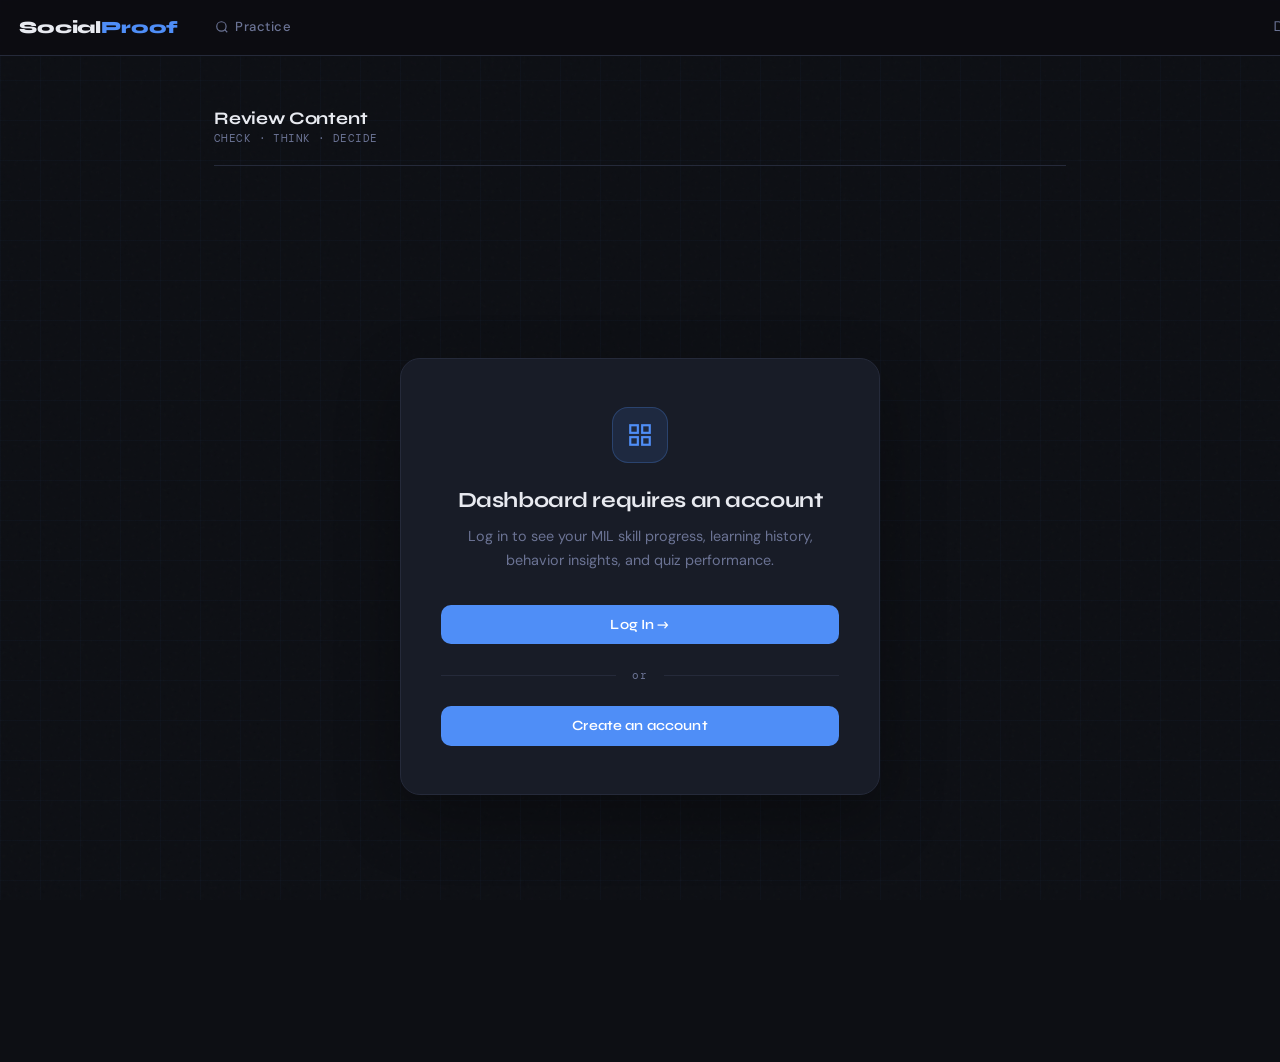
<file: pages/dashboard.html>
<!DOCTYPE html>
<html lang="en">
<head>
<meta charset="UTF-8">
<meta name="viewport" content="width=device-width, initial-scale=1.0">
<title>SocialProof — Dashboard</title>
<link href="https://fonts.googleapis.com/css2?family=Syne:wght@400;600;700;800&family=DM+Mono:wght@400;500&family=DM+Sans:ital,wght@0,300;0,400;0,500;1,300&display=swap" rel="stylesheet">
<link rel="stylesheet" href="/pages/styles.css">
<style id="topnav-css">
/* ── TOPNAV BASE ──────────────────────────────────────────────── */
.topnav {
  position: fixed;
  top: 0; left: 0; right: 0;
  z-index: 900;
  height: 56px;
  background: rgba(13,13,18,.92);
  border-bottom: 1px solid var(--border, rgba(255,255,255,.07));
  display: flex;
  align-items: center;
  padding: 0 1.2rem;
  gap: 0;
  backdrop-filter: blur(14px);
  -webkit-backdrop-filter: blur(14px);
}
.topnav-logo {
  font-family: 'Syne', sans-serif;
  font-weight: 800;
  font-size: 1.08rem;
  color: var(--text, #e8e8ef);
  text-decoration: none;
  letter-spacing: -.01em;
  white-space: nowrap;
  margin-right: 1.6rem;
  flex-shrink: 0;
}
.topnav-logo span { color: var(--accent, #4f8ef7); }
.topnav-links {
  display: flex;
  align-items: center;
  gap: .1rem;
  flex: 1;
  min-width: 0;
  overflow: visible;
}
.topnav .nav-item {
  display: inline-flex;
  align-items: center;
  gap: .38rem;
  font-family: 'DM Sans', sans-serif;
  font-size: .82rem;
  font-weight: 500;
  color: var(--muted, #8b8b9a);
  text-decoration: none;
  padding: .36rem .7rem;
  border-radius: 8px;
  transition: background .15s, color .15s;
  white-space: nowrap;
  flex-shrink: 0;
}
.topnav .nav-item svg { width: 14px; height: 14px; flex-shrink: 0; }
.topnav .nav-item:hover  { background: rgba(255,255,255,.05); color: var(--text, #e8e8ef); }
.topnav .nav-item.active { background: rgba(79,142,247,.12); color: var(--accent, #4f8ef7); }

/* age group pushed to right */
.topnav-age-group {
  display: flex;
  align-items: center;
  gap: .35rem;
  margin-left: auto;
  padding-left: .9rem;
  flex-shrink: 0;
}
.topnav-age-label {
  font-family: 'DM Mono', monospace;
  font-size: .62rem;
  color: var(--muted);
  letter-spacing: .06em;
  text-transform: uppercase;
  white-space: nowrap;
}
.topnav .age-pill {
  font-family: 'DM Sans', sans-serif;
  font-size: .7rem;
  font-weight: 500;
  color: var(--muted);
  background: transparent;
  border: 1px solid var(--border, rgba(255,255,255,.08));
  border-radius: 6px;
  padding: .18rem .48rem;
  cursor: pointer;
  transition: all .15s;
  flex-shrink: 0;
}
.topnav .age-pill:hover,
.topnav .age-pill.active { background: rgba(79,142,247,.12); color: var(--accent); border-color: rgba(79,142,247,.35); }
.topnav-login { margin-left: .4rem; flex-shrink: 0; }

/* Dashboard dropdown in topnav */
.topnav .nav-group { position: relative; flex-shrink: 0; }
.topnav .nav-group-toggle {
  display: inline-flex;
  align-items: center;
  gap: .38rem;
  background: transparent;
  border: none;
  cursor: pointer;
  color: var(--muted);
  font-family: 'DM Sans', sans-serif;
  font-size: .82rem;
  font-weight: 500;
  padding: .36rem .7rem;
  border-radius: 8px;
  white-space: nowrap;
  transition: background .15s, color .15s;
}
.topnav .nav-group-toggle:hover { background: rgba(255,255,255,.05); color: var(--text); }
.topnav .nav-group-toggle.active-group { color: var(--accent); }
.topnav .nav-group-toggle .nav-icon,
.topnav .nav-group-toggle svg { width: 14px; height: 14px; }
.topnav .nav-sub {
  display: none;
  position: absolute;
  top: calc(100% + 6px);
  left: 0;
  background: var(--card, #17171e);
  border: 1px solid var(--border, rgba(255,255,255,.08));
  border-radius: 10px;
  padding: .3rem;
  min-width: 170px;
  box-shadow: 0 8px 28px rgba(0,0,0,.45);
  z-index: 950;
}
.topnav .nav-sub.open { display: flex; flex-direction: column; gap: .05rem; }
.topnav .nav-sub-item {
  display: flex;
  align-items: center;
  gap: .4rem;
  font-family: 'DM Sans', sans-serif;
  font-size: .8rem;
  color: var(--muted);
  text-decoration: none;
  padding: .38rem .6rem;
  border-radius: 7px;
  transition: background .15s, color .15s;
}
.topnav .nav-sub-item:hover { background: rgba(255,255,255,.05); color: var(--text); }

/* Burger — desktop hidden */
.topnav-burger {
  display: none;
  align-items: center;
  justify-content: center;
  background: transparent;
  border: none;
  cursor: pointer;
  color: var(--muted);
  padding: .3rem;
  border-radius: 6px;
  flex-shrink: 0;
}
.topnav-burger svg { width: 22px; height: 22px; display: block; }
.topnav-burger:hover { color: var(--text); }

/* ── MOBILE DRAWER ───────────────────────────────────────────── */
.topnav-drawer {
  position: fixed;
  top: 0; right: 0; bottom: 0;
  width: 260px;
  background: var(--surface, #0f0f13);
  border-left: 1px solid var(--border, rgba(255,255,255,.08));
  z-index: 1100;
  display: flex;
  flex-direction: column;
  transform: translateX(100%);
  transition: transform .25s ease;
}
.topnav-drawer.open { transform: translateX(0); }
.topnav-overlay {
  display: none;
  position: fixed;
  inset: 0;
  background: rgba(0,0,0,.55);
  z-index: 1050;
  cursor: pointer;
}
.topnav-overlay.open { display: block; }
.drawer-header {
  display: flex;
  align-items: center;
  justify-content: space-between;
  padding: 0 1.1rem;
  border-bottom: 1px solid var(--border);
  height: 56px;
  flex-shrink: 0;
}
.drawer-close-btn {
  background: transparent;
  border: none;
  cursor: pointer;
  color: var(--muted);
  padding: .3rem;
  border-radius: 6px;
  display: flex;
}
.drawer-close-btn svg { width: 18px; height: 18px; display: block; }
.drawer-close-btn:hover { color: var(--text); }
.drawer-nav {
  display: flex;
  flex-direction: column;
  padding: .5rem .5rem;
  gap: .05rem;
  flex: 1;
  overflow-y: auto;
}
.drawer-nav .nav-item {
  display: flex;
  align-items: center;
  gap: .5rem;
  font-family: 'DM Sans', sans-serif;
  font-size: .88rem;
  font-weight: 500;
  color: var(--muted);
  text-decoration: none;
  padding: .55rem .75rem;
  border-radius: 9px;
  transition: background .15s, color .15s;
}
.drawer-nav .nav-item svg { width: 16px; height: 16px; flex-shrink: 0; }
.drawer-nav .nav-item:hover  { background: rgba(255,255,255,.05); color: var(--text); }
.drawer-nav .nav-item.active { background: rgba(79,142,247,.12); color: var(--accent); }
.drawer-age {
  padding: .6rem .85rem .9rem;
  border-top: 1px solid var(--border);
  flex-shrink: 0;
}

/* ── LAYOUT FIXES ────────────────────────────────────────────── */
/* Push all page content below topnav */
body { padding-top: 56px !important; }
/* Kill old sidebar + burger — their HTML is removed but styles.css may have them */
.sidebar         { display: none !important; }
.sidebar-overlay { display: none !important; }
.burger-btn      { display: none !important; }
/* Remove old sidebar left-margin from .main */
.main { margin-left: 0 !important; }

/* ── MINDMAP SPECIFIC ────────────────────────────────────────── */
/* The mindmap #nav hint bar sits below topnav */
body.mindmap-page #nav {
  top: 56px !important;
}
/* The full-screen canvas starts below topnav */
body.mindmap-page #canvas {
  top: 56px !important;
  height: calc(100vh - 56px) !important;
}
/* Tree panel (right sidebar) starts below topnav */
body.mindmap-page #tree-panel {
  top: 56px !important;
  height: calc(100vh - 56px) !important;
}
/* Left detail panel */
body.mindmap-page #panel {
  top: 56px !important;
}
/* Spotlight overlay — stays over everything */
body.mindmap-page #spotlight-overlay { z-index: 1200 !important; }

/* ── MOBILE ──────────────────────────────────────────────────── */
@media (max-width: 768px) {
  .topnav-links  { display: none; }
  .topnav-burger { display: flex; }
}
</style>
</head>
<body>
<script id="topnav-js">
(function(){
  function _toggle(){
    var drawer  = document.getElementById('topnav-drawer');
    var overlay = document.getElementById('sidebar-overlay');
    if(!drawer) return;
    var open = drawer.classList.toggle('open');
    if(overlay) overlay.classList.toggle('open', open);
    document.body.style.overflow = open ? 'hidden' : '';
  }
  // override whatever script.js defines later
  window.toggleSidebar = _toggle;
  // re-apply after DOMContentLoaded in case script.js overwrites it
  document.addEventListener('DOMContentLoaded', function(){ window.toggleSidebar = _toggle; });
})();
</script>

<div class="grid-bg"></div>
<!-- ── TOPNAV ── -->
<nav class="topnav" id="topnav">
  <a href="index.html" class="topnav-logo">Social<span>Proof</span></a>
  <div class="topnav-links">
    <a href="index.html" class="nav-item user-only-nav">
      <svg viewBox="0 0 24 24" fill="none" stroke="currentColor" stroke-width="2"><circle cx="11" cy="11" r="8"/><path d="M21 21l-4.35-4.35"/></svg>Practice
    </a>
    <a href="lessons.html" class="nav-item user-only-nav">
      <svg viewBox="0 0 24 24" fill="none" stroke="currentColor" stroke-width="2"><path d="M2 3h6a4 4 0 0 1 4 4v14a3 3 0 0 0-3-3H2z"/><path d="M22 3h-6a4 4 0 0 0-4 4v14a3 3 0 0 1 3-3h7z"/></svg>Lessons
    </a>
    <a href="mindmap.html" class="nav-item user-only-nav">
      <svg viewBox="0 0 24 24" fill="none" stroke="currentColor" stroke-width="2"><circle cx="12" cy="12" r="3"/><path d="M12 2v4M12 18v4M4.93 4.93l2.83 2.83M16.24 16.24l2.83 2.83M2 12h4M18 12h4M4.93 19.07l2.83-2.83M16.24 7.76l2.83-2.83"/></svg>My Map
    </a>
    <div class="nav-group" id="nav-group-dashboard">
      <button class="nav-group-toggle open active-group" id="nav-dashboard-toggle" onclick="toggleNavGroup('dashboard')">
        <span class="toggle-left">
          <svg class="nav-icon" viewBox="0 0 24 24" fill="none" stroke="currentColor" stroke-width="2"><rect x="3" y="3" width="7" height="7"/><rect x="14" y="3" width="7" height="7"/><rect x="14" y="14" width="7" height="7"/><rect x="3" y="14" width="7" height="7"/></svg>
          Dashboard
        </span>
      </button>
      <div class="nav-sub open" id="nav-sub-dashboard"><!-- Filled by initDashboard() --></div>
    </div>
    <div class="topnav-age-group">
      <span class="topnav-age-label">Age</span>
      <button class="age-pill" id="age-youth"  onclick="setAgeMode('youth')">Youth</button>
      <button class="age-pill" id="age-adult" onclick="setAgeMode('adult')">Adult</button>
      <button class="age-pill" id="age-older" onclick="setAgeMode('older')">Senior</button>
    </div>
    <a href="login.html" class="nav-item topnav-login" id="sidebar-login-link">
      <svg viewBox="0 0 24 24" fill="none" stroke="currentColor" stroke-width="2"><path d="M15 3h4a2 2 0 0 1 2 2v14a2 2 0 0 1-2 2h-4"/><polyline points="10 17 15 12 10 7"/><line x1="15" y1="12" x2="3" y2="12"/></svg>Login
    </a>
  </div>
  <button class="topnav-burger" onclick="toggleSidebar()" title="Menu" aria-label="Menu">
    <svg viewBox="0 0 24 24" fill="none" stroke="currentColor" stroke-width="2">
      <line x1="3" y1="6" x2="21" y2="6"/><line x1="3" y1="12" x2="21" y2="12"/><line x1="3" y1="18" x2="21" y2="18"/>
    </svg>
  </button>
</nav>
<!-- Mobile drawer -->
<div class="topnav-drawer" id="topnav-drawer">
  <div class="drawer-header">
    <a href="index.html" class="topnav-logo">Social<span>Proof</span></a>
    <button class="drawer-close-btn" onclick="toggleSidebar()">
      <svg viewBox="0 0 24 24" fill="none" stroke="currentColor" stroke-width="2"><path d="M18 6L6 18M6 6l12 12"/></svg>
    </button>
  </div>
  <nav class="drawer-nav">
    <a href="index.html" class="nav-item user-only-nav">
      <svg viewBox="0 0 24 24" fill="none" stroke="currentColor" stroke-width="2"><circle cx="11" cy="11" r="8"/><path d="M21 21l-4.35-4.35"/></svg>Practice
    </a>
    <a href="lessons.html" class="nav-item user-only-nav">
      <svg viewBox="0 0 24 24" fill="none" stroke="currentColor" stroke-width="2"><path d="M2 3h6a4 4 0 0 1 4 4v14a3 3 0 0 0-3-3H2z"/><path d="M22 3h-6a4 4 0 0 0-4 4v14a3 3 0 0 1 3-3h7z"/></svg>Lessons
    </a>
    <a href="mindmap.html" class="nav-item user-only-nav">
      <svg viewBox="0 0 24 24" fill="none" stroke="currentColor" stroke-width="2"><circle cx="12" cy="12" r="3"/><path d="M12 2v4M12 18v4M4.93 4.93l2.83 2.83M16.24 16.24l2.83 2.83M2 12h4M18 12h4M4.93 19.07l2.83-2.83M16.24 7.76l2.83-2.83"/></svg>My Map
    </a>
    <div class="nav-group" id="nav-group-dashboard-m">
      <button class="nav-group-toggle open active-group" id="nav-dashboard-toggle-m" onclick="toggleNavGroup('dashboard-m')">
        <span class="toggle-left">
          <svg class="nav-icon" viewBox="0 0 24 24" fill="none" stroke="currentColor" stroke-width="2"><rect x="3" y="3" width="7" height="7"/><rect x="14" y="3" width="7" height="7"/><rect x="14" y="14" width="7" height="7"/><rect x="3" y="14" width="7" height="7"/></svg>
          Dashboard
        </span>
      </button>
      <div class="nav-sub open" id="nav-sub-dashboard-m"><!-- Filled by initDashboard() --></div>
    </div>
    <a href="login.html" class="nav-item" id="sidebar-login-link-m">
      <svg viewBox="0 0 24 24" fill="none" stroke="currentColor" stroke-width="2"><path d="M15 3h4a2 2 0 0 1 2 2v14a2 2 0 0 1-2 2h-4"/><polyline points="10 17 15 12 10 7"/><line x1="15" y1="12" x2="3" y2="12"/></svg>Login
    </a>
  </nav>
  <div class="drawer-age">
    <div class="sidebar-section">Age Mode</div>
    <div class="age-mode-grid">
      <button class="age-pill" id="age-youth-m"  onclick="setAgeMode('youth')">Youth</button>
      <button class="age-pill" id="age-adult-m" onclick="setAgeMode('adult')">Adult</button>
      <button class="age-pill" id="age-older-m" onclick="setAgeMode('older')">Senior</button>
    </div>
  </div>
</div>
<div class="topnav-overlay" id="sidebar-overlay" onclick="toggleSidebar()"></div>


<!-- ── MAIN ── -->
<div class="main" id="main">
<div class="app">

  <div class="topbar">
    <div>
      <div class="topbar-title" id="page-title">My Dashboard</div>
      <div class="topbar-sub" id="page-sub">PROGRESS · LEARNING · ACTIVITY</div>
    </div>
    <div class="topbar-user" id="topbar-username"></div>
  </div>


  <!-- LOGIN GATE -->
  <div id="gate-section" style="display:none;">
    <div class="gate-wrap">
      <div class="gate-card">
        <div class="gate-icon">
          <svg viewBox="0 0 24 24" fill="none" stroke="currentColor" stroke-width="2"><rect x="3" y="3" width="7" height="7"/><rect x="14" y="3" width="7" height="7"/><rect x="14" y="14" width="7" height="7"/><rect x="3" y="14" width="7" height="7"/></svg>
        </div>
        <div class="gate-title">Dashboard requires an account</div>
        <div class="gate-desc">Log in to see your MIL skill progress, learning history, behavior insights, and quiz performance.</div>
        <a href="login.html" class="btn btn-primary" style="width:100%;justify-content:center;">Log In →</a>
        <div class="gate-divider">or</div>
        <a href="login.html#register" class="btn btn-primary" style="width:100%;justify-content:center;">Create an account</a>
      </div>
    </div>
  </div>

  <!-- DASHBOARD CONTENT -->
  <div id="dashboard-content">

    <!-- NEW USER BANNER -->
    <div class="new-user-banner" id="new-user-banner">
      <div class="new-user-title">Welcome to your dashboard 👋</div>
      <div class="new-user-sub">You haven’t done anything yet — that’s totally fine. Here’s how to get started with SocialProof.</div>
      <div class="new-user-steps">
        <div class="new-user-step"><div class="new-user-step-num">1</div><div class="new-user-step-label">Evaluate content on the <a href="index.html" style="color:var(--accent)">home page</a></div></div>
        <div class="new-user-step"><div class="new-user-step-num">2</div><div class="new-user-step-label">Complete a <a href="lessons.html" style="color:var(--accent)">lesson</a> and take the pre-test</div></div>
        <div class="new-user-step"><div class="new-user-step-num">3</div><div class="new-user-step-label">Answer quiz questions to improve your MIL skill score</div></div>
      </div>
      <a href="index.html" class="btn btn-primary" style="display:inline-flex">Start evaluating →</a>
    </div>

    <!-- ACTIVITY STREAK -->
    <div class="streak-wrap" id="streak-wrap" style="display:none">
      <div class="streak-header">
        <div class="streak-title">
          <svg viewBox="0 0 24 24" fill="none" stroke="currentColor" stroke-width="2" style="width:15px;height:15px;color:var(--accent)"><rect x="3" y="4" width="18" height="18" rx="2" ry="2"/><line x1="16" y1="2" x2="16" y2="6"/><line x1="8" y1="2" x2="8" y2="6"/><line x1="3" y1="10" x2="21" y2="10"/></svg>
          Activity (last 16 weeks)
        </div>
        <div class="streak-count" id="streak-label"></div>
      </div>
      <div class="heatmap-grid" id="heatmap-grid"></div>
      <div class="heatmap-legend">
        <span>Less</span>
        <div style="width:12px;height:12px;border-radius:2px;background:rgba(255,255,255,.04)"></div>
        <div style="width:12px;height:12px;border-radius:2px" class="heatmap-cell lv1"></div>
        <div style="width:12px;height:12px;border-radius:2px" class="heatmap-cell lv2"></div>
        <div style="width:12px;height:12px;border-radius:2px" class="heatmap-cell lv3"></div>
        <div style="width:12px;height:12px;border-radius:2px" class="heatmap-cell lv4"></div>
        <span>More</span>
      </div>
    </div>

    <!-- STATS -->
    <div class="section-wrap" id="section-overview">
      <div class="section-label">Overview</div>
      <div class="stats-grid">
        <div class="stat-card">
          <div class="stat-label">Fact-Checks Done</div>
          <div class="stat-value" id="stat-evals">—</div>
          <div class="stat-sub">pieces of content evaluated</div>
        </div>
        <div class="stat-card">
          <div class="stat-label">Lessons Completed</div>
          <div class="stat-value" id="stat-lessons">—</div>
          <div class="stat-sub">on your learning path</div>
        </div>
        <div class="stat-card">
          <div class="stat-label">Day Streak</div>
          <div class="stat-value" id="stat-streak">—</div>
          <div class="stat-sub">days in a row active</div>
        </div>
        <div class="stat-card">
          <div class="stat-label">Quiz Answers</div>
          <div class="stat-value" id="stat-quiz">—</div>
          <div class="stat-sub">questions attempted</div>
        </div>
      </div>
    </div>



    <!-- SKILL PROGRESS -->
    <div class="section-wrap" id="section-skills">
      <div class="section-label">MIL Skill Progress</div>
      <div class="skill-ring-grid" id="skill-grid">
        <div class="empty-state" style="grid-column:1/-1">Loading…</div>
      </div>
    </div>

    <!-- QUIZ PERFORMANCE BY TOPIC -->
    <div class="section-wrap" id="section-quiz-performance">
      <div class="section-label">Quiz Performance</div>
      <div class="card" style="padding:1.4rem 1.6rem;">
        <div style="font-size:.88rem;color:var(--muted);margin-bottom:1.1rem;line-height:1.5;">Your accuracy across MIL quiz topics — practice the quiz on the Lessons page to improve your scores.</div>
        <div id="dash-quiz-stats">
          <div style="color:var(--muted);font-size:.82rem;text-align:center;padding:1rem 0;">Complete a quiz to see your stats here.</div>
        </div>
      </div>
    </div>

    <!-- BEHAVIOR INSIGHTS + WEAKNESS BAR -->
    <div class="section-wrap" id="insights-wrap" style="display:none">
      <div class="section-label">Behavior Insights</div>
      <div id="behavior-cards"></div>
      <div style="margin-top:1.25rem">
        <div style="font-family:'DM Mono',monospace;font-size:.68rem;color:var(--muted);letter-spacing:.08em;text-transform:uppercase;margin-bottom:.85rem">Weakness breakdown</div>
        <div class="weakness-list" id="weakness-bars"></div>
      </div>
    </div>

    <!-- LEARNING SECTION — recommended + pretest tabs -->
    <div class="section-wrap" id="section-learning">
      <div class="section-label">Learning</div>
      <div class="tab-bar">
        <button class="tab-btn active" onclick="switchTab('learn','recommended')">Recommended lessons</button>
        <button class="tab-btn" onclick="switchTab('learn','pretest')">Pre / post-test</button>
        <button class="tab-btn" onclick="switchTab('learn','quiz-history')">Quiz history</button>
      </div>
      <div class="tab-panel active" id="learn-tab-recommended">
        <div id="recommended-lessons"><div class="empty-state">Loading…</div></div>
      </div>
      <div class="tab-panel" id="learn-tab-pretest">
        <div id="pretest-section"><div class="empty-state">Complete the pre-test on the lessons page to see your progress here.</div></div>
      </div>
      <div class="tab-panel" id="learn-tab-quiz-history">
        <div id="quiz-history-list"><div class="empty-state">No quiz attempts yet. <a href="lessons.html">Start a lesson →</a></div></div>
      </div>
    </div>

    <!-- EVALUATION HISTORY -->
    <div class="section-wrap" id="section-history">
      <div class="section-label">Evaluation History</div>
      <div class="history-list" id="history-list">
        <div class="empty-state">No submissions yet. <a href="index.html">Try submitting some content →</a></div>
      </div>
    </div>

  </div><!-- /dashboard-content -->


</div><!-- /app -->
</div><!-- /main -->



<div class="toast" id="toast"></div>
<script src="/pages/script.js" defer></script>
<script src="/pages/user-dashboard.js" defer></script>
</body>
</html>
</file>
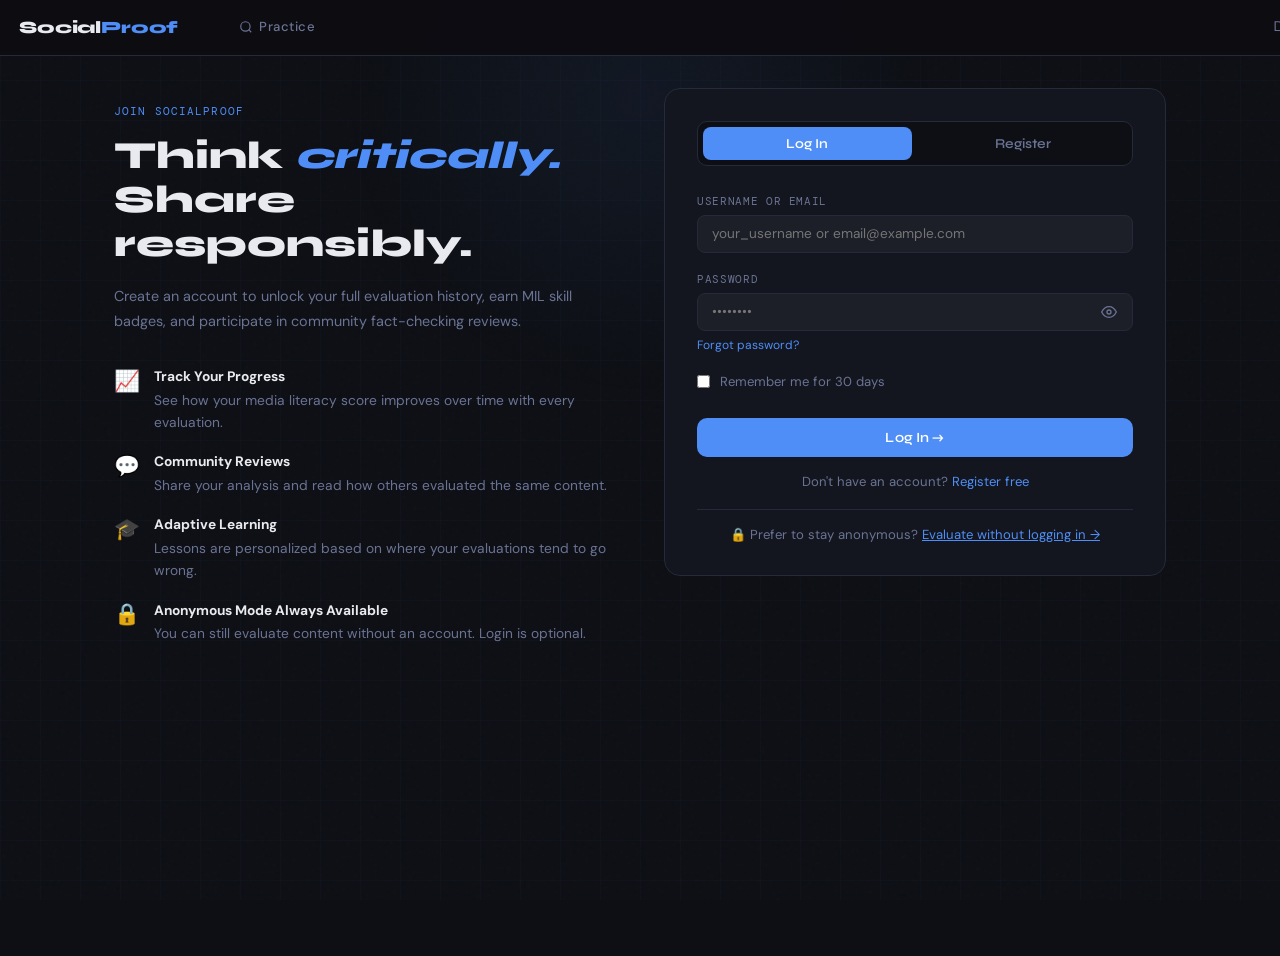
<file: pages/login.html>
<!DOCTYPE html>
<html lang="en">
<head>
<meta charset="UTF-8">
<meta name="viewport" content="width=device-width, initial-scale=1.0">
<title>SocialProof — Login</title>
<link href="https://fonts.googleapis.com/css2?family=Syne:wght@400;600;700;800&family=DM+Mono:wght@400;500&family=DM+Sans:ital,wght@0,300;0,400;0,500;1,300&display=swap" rel="stylesheet">
<link rel="stylesheet" href="/pages/styles.css">
<style id="topnav-css">
.topnav {
  position: fixed;
  top: 0; left: 0; right: 0;
  z-index: 900;
  height: 56px;
  background: rgba(13,13,18,.92);
  border-bottom: 1px solid var(--border, rgba(255,255,255,.07));
  display: flex;
  align-items: center;
  padding: 0 1.2rem;
  backdrop-filter: blur(14px);
  -webkit-backdrop-filter: blur(14px);
}
.topnav-logo {
  font-family: 'Syne', sans-serif;
  font-weight: 800;
  font-size: 1.08rem;
  color: var(--text, #e8e8ef);
  text-decoration: none;
  letter-spacing: -.01em;
  white-space: nowrap;
  margin-right: 1.6rem;
  flex-shrink: 0;
}
.topnav-logo span { color: var(--accent, #4f8ef7); }
.topnav-links {
  display: flex;
  align-items: center;
  gap: .1rem;
  flex: 1;
  min-width: 0;
  overflow: visible;
}
.topnav .nav-item {
  display: inline-flex;
  align-items: center;
  gap: .38rem;
  font-family: 'DM Sans', sans-serif;
  font-size: .82rem;
  font-weight: 500;
  color: var(--muted, #8b8b9a);
  text-decoration: none;
  padding: .36rem .7rem;
  border-radius: 8px;
  transition: background .15s, color .15s;
  white-space: nowrap;
  flex-shrink: 0;
}
.topnav .nav-item svg { width: 14px; height: 14px; flex-shrink: 0; }
.topnav .nav-item:hover  { background: rgba(255,255,255,.05); color: var(--text, #e8e8ef); }
.topnav .nav-item.active { background: rgba(79,142,247,.12); color: var(--accent, #4f8ef7); }
.topnav-age-group {
  display: flex;
  align-items: center;
  gap: .35rem;
  margin-left: auto;
  padding-left: .9rem;
  flex-shrink: 0;
}
.topnav-age-label {
  font-family: 'DM Mono', monospace;
  font-size: .62rem;
  color: var(--muted);
  letter-spacing: .06em;
  text-transform: uppercase;
  white-space: nowrap;
}
.topnav .age-pill {
  font-family: 'DM Sans', sans-serif;
  font-size: .7rem;
  font-weight: 500;
  color: var(--muted);
  background: transparent;
  border: 1px solid var(--border, rgba(255,255,255,.08));
  border-radius: 6px;
  padding: .18rem .48rem;
  cursor: pointer;
  transition: all .15s;
  flex-shrink: 0;
}
.topnav .age-pill:hover,
.topnav .age-pill.active { background: rgba(79,142,247,.12); color: var(--accent); border-color: rgba(79,142,247,.35); }
.topnav-login { margin-left: .4rem; flex-shrink: 0; }
.topnav-burger {
  display: none;
  align-items: center;
  justify-content: center;
  background: transparent;
  border: none;
  cursor: pointer;
  color: var(--muted);
  padding: .3rem;
  border-radius: 6px;
  flex-shrink: 0;
}
.topnav-burger svg { width: 22px; height: 22px; display: block; }
.topnav-burger:hover { color: var(--text); }
/* Mobile drawer */
.topnav-drawer {
  position: fixed;
  top: 0; right: 0; bottom: 0;
  width: 260px;
  background: var(--surface, #0f0f13);
  border-left: 1px solid var(--border, rgba(255,255,255,.08));
  z-index: 1100;
  display: flex;
  flex-direction: column;
  transform: translateX(100%);
  transition: transform .25s ease;
}
.topnav-drawer.open { transform: translateX(0); }
.topnav-overlay {
  display: none;
  position: fixed;
  inset: 0;
  background: rgba(0,0,0,.55);
  z-index: 1050;
  cursor: pointer;
}
.topnav-overlay.open { display: block; }
.drawer-header {
  display: flex;
  align-items: center;
  justify-content: space-between;
  padding: 0 1.1rem;
  border-bottom: 1px solid var(--border);
  height: 56px;
  flex-shrink: 0;
}
.drawer-close-btn {
  background: transparent; border: none; cursor: pointer;
  color: var(--muted); padding: .3rem; border-radius: 6px; display: flex;
}
.drawer-close-btn svg { width: 18px; height: 18px; display: block; }
.drawer-close-btn:hover { color: var(--text); }
.drawer-nav {
  display: flex; flex-direction: column;
  padding: .5rem; gap: .05rem; flex: 1; overflow-y: auto;
}
.drawer-nav .nav-item {
  display: flex; align-items: center; gap: .5rem;
  font-family: 'DM Sans', sans-serif; font-size: .88rem; font-weight: 500;
  color: var(--muted); text-decoration: none;
  padding: .55rem .75rem; border-radius: 9px;
  transition: background .15s, color .15s;
}
.drawer-nav .nav-item svg { width: 16px; height: 16px; flex-shrink: 0; }
.drawer-nav .nav-item:hover  { background: rgba(255,255,255,.05); color: var(--text); }
.drawer-nav .nav-item.active { background: rgba(79,142,247,.12); color: var(--accent); }
.drawer-age { padding: .6rem .85rem .9rem; border-top: 1px solid var(--border); flex-shrink: 0; }
/* Layout */
body { padding-top: 56px !important; }
.sidebar         { display: none !important; }
.sidebar-overlay { display: none !important; }
.burger-btn      { display: none !important; }
.main            { margin-left: 0 !important; }
@media (max-width: 768px) {
  .topnav-links  { display: none; }
  .topnav-burger { display: flex; }
}
</style>
</head>
<body class="page-login">
<script id="topnav-js">
(function(){
  function _toggle(){
    var drawer  = document.getElementById('topnav-drawer');
    var overlay = document.getElementById('sidebar-overlay');
    if(!drawer) return;
    var open = drawer.classList.toggle('open');
    if(overlay) overlay.classList.toggle('open', open);
    document.body.style.overflow = open ? 'hidden' : '';
  }
  window.toggleSidebar = _toggle;
  document.addEventListener('DOMContentLoaded', function(){ window.toggleSidebar = _toggle; });
})();
</script>

<div class="grid-bg"></div>
<!-- ── TOPNAV ── -->
<nav class="topnav" id="topnav">
  <a href="index.html" class="topnav-logo">Social<span>Proof</span></a>
  <div class="topnav-links">
    <a href="index.html" class="nav-item user-only-nav">
      <svg viewBox="0 0 24 24" fill="none" stroke="currentColor" stroke-width="2"><circle cx="11" cy="11" r="8"/><path d="M21 21l-4.35-4.35"/></svg>Practice
    </a>
    <a href="lessons.html" class="nav-item user-only-nav">
      <svg viewBox="0 0 24 24" fill="none" stroke="currentColor" stroke-width="2"><path d="M2 3h6a4 4 0 0 1 4 4v14a3 3 0 0 0-3-3H2z"/><path d="M22 3h-6a4 4 0 0 0-4 4v14a3 3 0 0 1 3-3h7z"/></svg>Lessons
    </a>
    <a href="mindmap.html" class="nav-item user-only-nav">
      <svg viewBox="0 0 24 24" fill="none" stroke="currentColor" stroke-width="2"><circle cx="12" cy="12" r="3"/><path d="M12 2v4M12 18v4M4.93 4.93l2.83 2.83M16.24 16.24l2.83 2.83M2 12h4M18 12h4M4.93 19.07l2.83-2.83M16.24 7.76l2.83-2.83"/></svg>My Map
    </a>
    <a href="dashboard.html" class="nav-item">
      <svg viewBox="0 0 24 24" fill="none" stroke="currentColor" stroke-width="2"><rect x="3" y="3" width="7" height="7"/><rect x="14" y="3" width="7" height="7"/><rect x="14" y="14" width="7" height="7"/><rect x="3" y="14" width="7" height="7"/></svg>Dashboard
    </a>
    <div class="topnav-age-group">
      <span class="topnav-age-label">Age</span>
      <button class="age-pill" id="age-youth"  onclick="setAgeMode('youth')">Youth</button>
      <button class="age-pill" id="age-adult" onclick="setAgeMode('adult')">Adult</button>
      <button class="age-pill" id="age-older" onclick="setAgeMode('older')">Senior</button>
    </div>
    <a href="login.html" class="nav-item active" id="sidebar-login-link">
      <svg viewBox="0 0 24 24" fill="none" stroke="currentColor" stroke-width="2"><path d="M15 3h4a2 2 0 0 1 2 2v14a2 2 0 0 1-2 2h-4"/><polyline points="10 17 15 12 10 7"/><line x1="15" y1="12" x2="3" y2="12"/></svg>Login
    </a>
  </div>
  <button class="topnav-burger" onclick="toggleSidebar()" title="Menu" aria-label="Menu">
    <svg viewBox="0 0 24 24" fill="none" stroke="currentColor" stroke-width="2">
      <line x1="3" y1="6" x2="21" y2="6"/><line x1="3" y1="12" x2="21" y2="12"/><line x1="3" y1="18" x2="21" y2="18"/>
    </svg>
  </button>
</nav>
<!-- Mobile drawer -->
<div class="topnav-drawer" id="topnav-drawer">
  <div class="drawer-header">
    <a href="index.html" class="topnav-logo">Social<span>Proof</span></a>
    <button class="drawer-close-btn" onclick="toggleSidebar()">
      <svg viewBox="0 0 24 24" fill="none" stroke="currentColor" stroke-width="2"><path d="M18 6L6 18M6 6l12 12"/></svg>
    </button>
  </div>
  <nav class="drawer-nav">
    <a href="index.html" class="nav-item user-only-nav">
      <svg viewBox="0 0 24 24" fill="none" stroke="currentColor" stroke-width="2"><circle cx="11" cy="11" r="8"/><path d="M21 21l-4.35-4.35"/></svg>Practice
    </a>
    <a href="lessons.html" class="nav-item user-only-nav">
      <svg viewBox="0 0 24 24" fill="none" stroke="currentColor" stroke-width="2"><path d="M2 3h6a4 4 0 0 1 4 4v14a3 3 0 0 0-3-3H2z"/><path d="M22 3h-6a4 4 0 0 0-4 4v14a3 3 0 0 1 3-3h7z"/></svg>Lessons
    </a>
    <a href="mindmap.html" class="nav-item user-only-nav">
      <svg viewBox="0 0 24 24" fill="none" stroke="currentColor" stroke-width="2"><circle cx="12" cy="12" r="3"/><path d="M12 2v4M12 18v4M4.93 4.93l2.83 2.83M16.24 16.24l2.83 2.83M2 12h4M18 12h4M4.93 19.07l2.83-2.83M16.24 7.76l2.83-2.83"/></svg>My Map
    </a>
    <a href="dashboard.html" class="nav-item">
      <svg viewBox="0 0 24 24" fill="none" stroke="currentColor" stroke-width="2"><rect x="3" y="3" width="7" height="7"/><rect x="14" y="3" width="7" height="7"/><rect x="14" y="14" width="7" height="7"/><rect x="3" y="14" width="7" height="7"/></svg>Dashboard
    </a>
    <a href="login.html" class="nav-item active topnav-login" id="sidebar-login-link-m">
      <svg viewBox="0 0 24 24" fill="none" stroke="currentColor" stroke-width="2"><path d="M15 3h4a2 2 0 0 1 2 2v14a2 2 0 0 1-2 2h-4"/><polyline points="10 17 15 12 10 7"/><line x1="15" y1="12" x2="3" y2="12"/></svg>Login
    </a>
  </nav>
  <div class="drawer-age">
    <div class="sidebar-section">Age Mode</div>
    <div class="age-mode-grid">
      <button class="age-pill" id="age-youth-m"  onclick="setAgeMode('youth')">Youth</button>
      <button class="age-pill" id="age-adult-m" onclick="setAgeMode('adult')">Adult</button>
      <button class="age-pill" id="age-older-m" onclick="setAgeMode('older')">Senior</button>
    </div>
  </div>
</div>
<div class="topnav-overlay" id="sidebar-overlay" onclick="toggleSidebar()"></div>
<div class="glow-blob"></div>

<div class="main" id="main">
<div class="app">

<div class="auth-wrap">

  <!-- Left: pitch -->
  <div class="auth-pitch">
    <div class="pitch-label">Join SocialProof</div>
    <h1 class="pitch-heading">Think <em>critically.</em><br>Share responsibly.</h1>
    <p class="pitch-sub">Create an account to unlock your full evaluation history, earn MIL skill badges, and participate in community fact-checking reviews.</p>

    <div class="pitch-features">
      <div class="pitch-feature">
        <div class="pf-icon">📈</div>
        <div class="pf-text">
          <strong>Track Your Progress</strong>
          See how your media literacy score improves over time with every evaluation.
        </div>
      </div>
      <div class="pitch-feature">
        <div class="pf-icon">💬</div>
        <div class="pf-text">
          <strong>Community Reviews</strong>
          Share your analysis and read how others evaluated the same content.
        </div>
      </div>
      <div class="pitch-feature">
        <div class="pf-icon">🎓</div>
        <div class="pf-text">
          <strong>Adaptive Learning</strong>
          Lessons are personalized based on where your evaluations tend to go wrong.
        </div>
      </div>
      <div class="pitch-feature">
        <div class="pf-icon">🔒</div>
        <div class="pf-text">
          <strong>Anonymous Mode Always Available</strong>
          You can still evaluate content without an account. Login is optional.
        </div>
      </div>
    </div>
  </div>

  <!-- Right: form -->
  <div class="auth-card">

    <!-- Tabs -->
    <div class="auth-tabs">
      <button class="auth-tab active" id="tab-login" onclick="switchTab('login')">Log In</button>
      <button class="auth-tab" id="tab-register" onclick="switchTab('register')">Register</button>
    </div>

    <!-- SUCCESS STATE -->
    <div class="success-state" id="success-state">
      <div class="success-icon">✅</div>
      <div class="success-title" id="success-title">Welcome back!</div>
      <div class="success-sub" id="success-sub">Redirecting to your dashboard…</div>
    </div>

    <!-- LOGIN FORM -->
    <div id="form-login">
      <div class="form-group">
        <label class="form-label">Username or Email</label>
        <input class="form-input" id="login-identifier" type="text" placeholder="your_username or email@example.com" autocomplete="username">
        <div class="form-error" id="err-login-identifier">Please enter your username or email.</div>
      </div>

      <div class="form-group">
        <label class="form-label">Password</label>
        <div class="input-wrap">
          <input class="form-input" id="login-password" type="password" placeholder="••••••••" autocomplete="current-password" maxlength="72">
          <button class="toggle-pw" type="button" onclick="togglePw('login-password', this)" aria-label="Show password"><svg viewBox="0 0 24 24" fill="none" stroke="currentColor" stroke-width="2" stroke-linecap="round" stroke-linejoin="round"><path d="M1 12s4-8 11-8 11 8 11 8-4 8-11 8-11-8-11-8z"/><circle cx="12" cy="12" r="3"/></svg></button>
        </div>
        <span class="forgot-link" onclick="showForgot()">Forgot password?</span>
        <div class="form-error" id="err-login-password">Please enter your password.</div>
      </div>

      <div class="checkbox-row">
        <input type="checkbox" id="remember-me">
        <label for="remember-me">Remember me for 30 days</label>
      </div>

      <button id="btn-login" class="btn btn-primary" onclick="submitLogin()">Log In →</button>
      <div class="anon-strip" style="margin-top:1rem;">
        Don't have an account? <a onclick="switchTab('register')" style="cursor:pointer;">Register free</a>
      </div>
    </div>

    <!-- REGISTER FORM -->
    <div id="form-register" style="display:none;">
      <div class="form-group">
        <label class="form-label">Username</label>
        <input class="form-input" id="reg-username" type="text" placeholder="choose a username" autocomplete="username" oninput="validateUsername()">
        <div class="form-error" id="err-reg-username">Username must be 3–50 characters, letters/numbers/underscores only.</div>
      </div>

      <div class="form-group">
        <label class="form-label">Email Address</label>
        <input class="form-input" id="reg-email" type="email" placeholder="you@example.com" autocomplete="email" oninput="validateEmail()">
        <div class="form-error" id="err-reg-email">Please enter a valid email address.</div>
      </div>

      <div class="form-group">
        <label class="form-label">Password</label>
        <div class="input-wrap">
          <input class="form-input" id="reg-password" type="password" placeholder="at least 8 characters" autocomplete="new-password" oninput="checkStrength()" maxlength="72">
          <button class="toggle-pw" type="button" onclick="togglePw('reg-password', this)" aria-label="Show password"><svg viewBox="0 0 24 24" fill="none" stroke="currentColor" stroke-width="2" stroke-linecap="round" stroke-linejoin="round"><path d="M1 12s4-8 11-8 11 8 11 8-4 8-11 8-11-8-11-8z"/><circle cx="12" cy="12" r="3"/></svg></button>
        </div>
        <div class="pw-strength" id="pw-strength">
          <div class="pw-bars">
            <div class="pw-bar" id="bar1"></div>
            <div class="pw-bar" id="bar2"></div>
            <div class="pw-bar" id="bar3"></div>
            <div class="pw-bar" id="bar4"></div>
          </div>
          <div class="pw-label" id="pw-label">Enter a password</div>
        </div>
        <div style="font-family:'DM Mono',monospace;font-size:.66rem;color:var(--muted);margin-top:.35rem;line-height:1.6;">
          Must be 8+ chars with at least one uppercase, one number, and one special character (!@#$%^&amp;*…)
        </div>
        <div class="form-error" id="err-reg-password">Password must be at least 8 characters with uppercase, number &amp; special character.</div>
      </div>

      <div class="form-group">
        <label class="form-label">Confirm Password</label>
        <div class="input-wrap">
          <input class="form-input" id="reg-confirm" type="password" placeholder="repeat your password" autocomplete="new-password" oninput="validateConfirm()" maxlength="72">
          <button class="toggle-pw" type="button" onclick="togglePw('reg-confirm', this)" aria-label="Show password"><svg viewBox="0 0 24 24" fill="none" stroke="currentColor" stroke-width="2" stroke-linecap="round" stroke-linejoin="round"><path d="M1 12s4-8 11-8 11 8 11 8-4 8-11 8-11-8-11-8z"/><circle cx="12" cy="12" r="3"/></svg></button>
        </div>
        <div class="form-error" id="err-reg-confirm">Passwords do not match.</div>
      </div>

      <div class="checkbox-row">
        <input type="checkbox" id="accept-anon">
        <label for="accept-anon">I understand that evaluations submitted before login were anonymous and cannot be linked to my account</label>
      </div>

      <div class="checkbox-row">
        <input type="checkbox" id="research-consent">
        <label for="research-consent">I agree to the anonymous use of my activity data for research purposes. You may withdraw consent at any time from your account settings.</label>
      </div>
      <div class="form-error" id="err-research-consent">You must agree to participate in the research to create an account.</div>

      <button id="btn-register" class="btn btn-primary" onclick="submitRegister()">Create Account →</button>
      <div class="anon-strip" style="margin-top:1rem;">
        Already have an account? <a onclick="switchTab('login')" style="cursor:pointer;">Log in</a>
      </div>
    </div>

    <!-- FORGOT PASSWORD -->
    <div id="form-forgot" style="display:none;">
      <div style="margin-bottom:1.2rem;">
        <div style="font-family:'Syne',sans-serif;font-weight:700;font-size:1.1rem;margin-bottom:.4rem;">Reset Password</div>
        <div style="font-size:.85rem;color:var(--muted);line-height:1.6;">Enter your email and we'll send you a link to reset your password.</div>
      </div>
      <div class="form-group">
        <label class="form-label">Email Address</label>
        <input class="form-input" id="forgot-email" type="email" placeholder="you@example.com">
        <div class="form-error" id="err-forgot-email">Please enter a valid email address.</div>
      </div>
      <button class="btn btn-primary" onclick="submitForgot()">Send Reset Link →</button>
      <button class="btn btn-ghost" onclick="switchTab('login')">← Back to Login</button>
    </div>

    <div class="anon-strip" style="margin-top:1.2rem;padding-top:1rem;border-top:1px solid var(--border);">
      🔒 Prefer to stay anonymous? <a href="index.html">Evaluate without logging in →</a>
    </div>

  </div><!-- /auth-card -->
</div><!-- /auth-wrap -->
</div><!-- /app -->
</div><!-- /.main -->
<script src="/pages/script.js" defer></script>
<script src="/pages/login.js" defer></script>
</body>
</html>
</file>
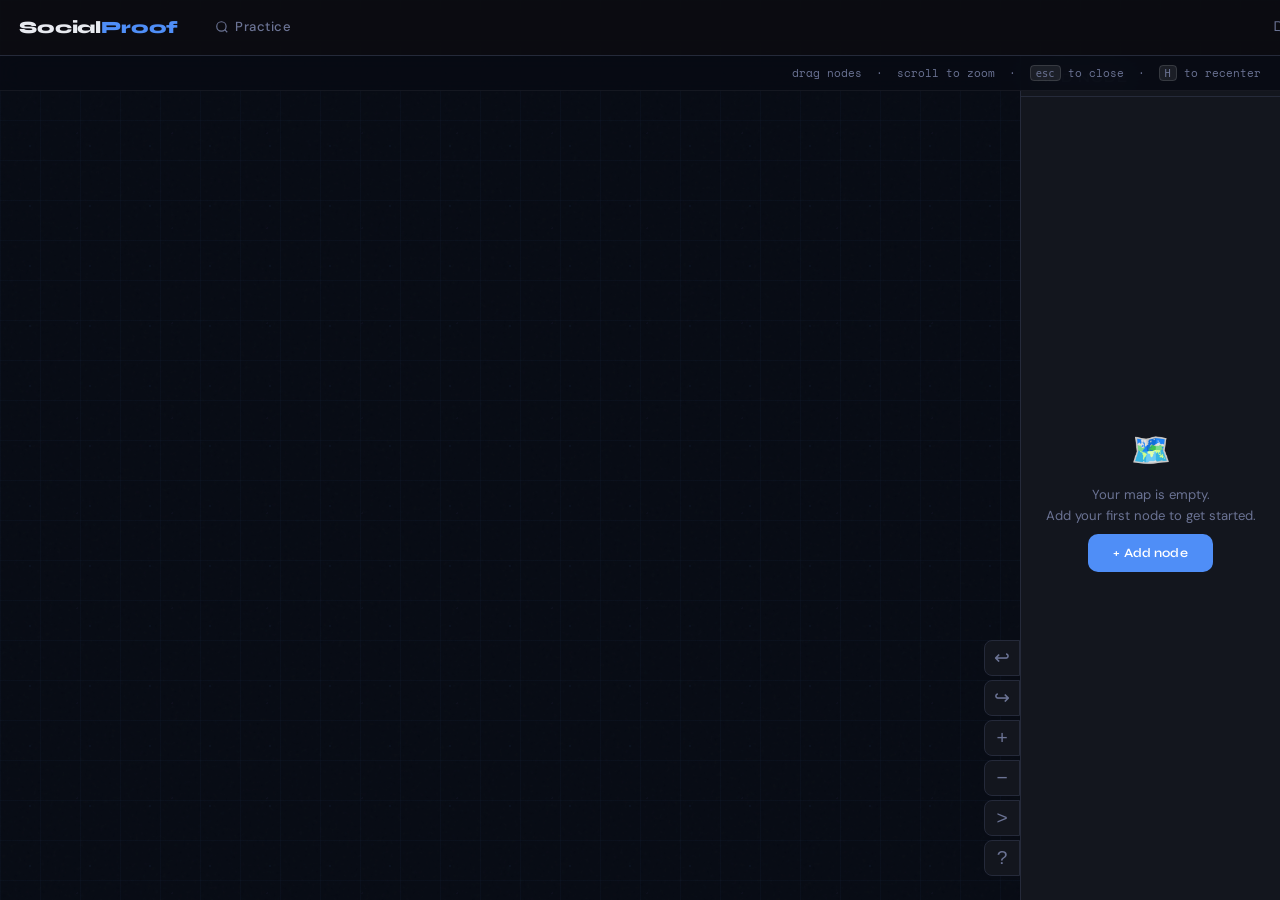
<file: pages/mindmap.html>
<!DOCTYPE html>
<html lang="en">
<head>
<meta charset="UTF-8">
<meta name="viewport" content="width=device-width, initial-scale=1.0">
<title>SocialProof — My Map</title>
<link href="https://fonts.googleapis.com/css2?family=Syne:wght@400;600;700;800&family=DM+Mono:wght@400;500&family=DM+Sans:ital,wght@0,300;0,400;0,500;1,300&family=Space+Mono:ital,wght@0,400;0,700;1,400&display=swap" rel="stylesheet">
<link rel="stylesheet" href="/pages/styles.css">
<style>
/* ── Tree Panel ─────────────────────────────────────────────── */
#tree-panel {
  position: fixed;
  right: 0;
  top: 0;
  width: 260px;
  height: 100vh;
  background: var(--surface, #0d0d12);
  border-left: 1px solid var(--border, rgba(255,255,255,.08));
  display: flex;
  flex-direction: column;
  z-index: 120;
  overflow: hidden;
  transition: transform 0.28s cubic-bezier(.4,0,.2,1);
}
#tree-panel.collapsed {
  transform: translateX(260px);
}
.tree-header {
  padding: 14px 16px 10px;
  font-family: 'Syne', sans-serif;
  font-size: .82rem;
  font-weight: 700;
  letter-spacing: .08em;
  text-transform: uppercase;
  color: var(--muted, #6b7280);
  border-bottom: 1px solid var(--border, rgba(255,255,255,.08));
  display: flex;
  align-items: center;
  gap: 8px;
  flex-shrink: 0;
}
.tree-count {
  background: var(--blue, #4488ff);
  color: #fff;
  border-radius: 10px;
  padding: 1px 7px;
  font-size: .7rem;
  font-weight: 700;
}
.tree-root-list {
  list-style: none;
  margin: 0;
  padding: 8px 0;
  overflow-y: auto;
  flex: 1;
}
.tree-node { user-select: none; }
.tree-node-row {
  display: flex;
  align-items: center;
  gap: 6px;
  padding: 6px 12px;
  cursor: pointer;
  border-radius: 6px;
  margin: 1px 6px;
  transition: background 0.15s;
}
.tree-node-row:hover { background: var(--surface2, rgba(255,255,255,.05)); }
.tree-node.tree-node-active > .tree-node-row {
  background: rgba(68,136,255,.12);
  border-left: 2px solid var(--blue, #4488ff);
  padding-left: 10px;
}
.tree-node-icon { font-size: .95rem; flex-shrink: 0; }
.tree-node-label {
  font-size: .78rem;
  color: var(--text, #e8eaf0);
  flex: 1;
  white-space: nowrap;
  overflow: hidden;
  text-overflow: ellipsis;
}
.tree-node-actions {
  display: flex;
  gap: 3px;
  opacity: 0;
  transition: opacity 0.15s;
  flex-shrink: 0;
}
.tree-node-row:hover .tree-node-actions { opacity: 1; }
.tree-action-btn {
  background: none;
  border: 1px solid var(--border, rgba(255,255,255,.1));
  color: var(--muted, #6b7280);
  border-radius: 4px;
  width: 20px; height: 20px;
  font-size: .65rem;
  cursor: pointer;
  display: flex; align-items: center; justify-content: center;
  transition: all 0.15s;
}
.tree-action-btn:hover { background: var(--surface2); color: var(--text); }
.tree-del-btn:hover    { border-color: var(--red, #ff3b3b); color: var(--red, #ff3b3b); }
.tree-children { list-style: none; margin: 0; padding: 0; }
.tree-empty {
  display: flex; flex-direction: column; align-items: center; justify-content: center;
  height: 100%; padding: 24px 16px;
  text-align: center;
  color: var(--muted, #6b7280);
  font-size: .82rem;
  line-height: 1.6;
  flex: 1;
}

/* ── Map side controls ──────────────────────────────────────── */
#map-side-controls {
  position: fixed;
  right: 260px;
  bottom: 24px;
  z-index: 121;
  display: flex;
  flex-direction: column;
  align-items: center;
  gap: 4px;
  transition: right 0.28s cubic-bezier(.4,0,.2,1);
}
#map-side-controls.collapsed { right: 0px; }
#map-side-controls #map-tree-toggle {
  position: static;
  top: auto;
  right: auto;
  transform: none;
  z-index: auto;
  transition: color .12s;
}
#map-tree-toggle {
  width: 36px; height: 36px;
  background: var(--surface, #0d0d12);
  border: 1px solid var(--border, rgba(255,255,255,.08));
  border-radius: 8px 0 0 8px;
  color: var(--muted);
  font-size: 1.2rem;
  cursor: pointer;
  display: flex; align-items: center; justify-content: center;
  transition: color 0.15s, background 0.15s;
  flex-shrink: 0;
}
#map-tree-toggle:hover { color: var(--text); background: var(--surface2, rgba(255,255,255,.05)); }
.zoom-btn {
  width: 36px; height: 36px;
  background: var(--surface, #0d0d12);
  border: 1px solid var(--border, rgba(255,255,255,.08));
  border-radius: 8px 0 0 8px;
  color: var(--muted);
  font-size: 1.2rem;
  line-height: 1;
  cursor: pointer;
  display: flex; align-items: center; justify-content: center;
  transition: color 0.15s, background 0.15s;
  flex-shrink: 0;
}
.zoom-btn:hover { color: var(--text); background: var(--surface2, rgba(255,255,255,.05)); }



/* ── Node delete button ─────────────────────────────────────── */
.node-delete-btn {
  position: absolute;
  top: -8px; right: -8px;
  width: 20px; height: 20px;
  border-radius: 50%;
  background: var(--red, #ff3b3b);
  color: #fff;
  border: none;
  font-size: .6rem;
  cursor: pointer;
  display: none;
  align-items: center; justify-content: center;
  z-index: 10;
  line-height: 1;
}
.node:hover .node-delete-btn { display: flex; }

/* ── Node body: shape JS inline styles take priority ── */
/* Only keep transition; shapes rely on JS inline style= */
body.mindmap-page .node-body {
  transition: transform .25s cubic-bezier(.34,1.56,.64,1), box-shadow .3s, border-color .3s !important;
}
/* box-shadow on discovered nodes is set by JS inline style — no override here */

/* ── Icon & Color grids ─────────────────────────────────────── */
.icon-grid {
  display: flex; flex-wrap: wrap; gap: 6px; margin-top: 4px;
}
.icon-btn {
  width: 36px; height: 36px;
  border-radius: 8px;
  border: 2px solid transparent;
  background: var(--surface2, rgba(255,255,255,.05));
  cursor: pointer;
  font-size: 1.1rem;
  transition: all 0.15s;
  display: flex; align-items: center; justify-content: center;
}
.icon-btn:hover { background: rgba(68,136,255,.1); }
.icon-btn.selected { border-color: var(--blue, #4488ff); background: rgba(68,136,255,.15); }

.color-grid { display: flex; flex-wrap: wrap; gap: 8px; margin-top: 4px; }
.color-swatch {
  width: 28px; height: 28px;
  border-radius: 50%;
  border: 3px solid transparent;
  cursor: pointer;
  transition: transform 0.15s, border-color 0.15s;
  outline: none;
}
.color-swatch:hover { transform: scale(1.15); }
.color-swatch.selected { border-color: #fff; transform: scale(1.1); }

/* ── AI suggestion card ─────────────────────────────────────── */
.ai-suggestion-card {
  background: var(--surface2, rgba(255,255,255,.04));
  border: 1px solid var(--border, rgba(255,255,255,.08));
  border-radius: 10px;
  padding: 12px 14px;
  transition: border-color 0.15s;
}
.ai-suggestion-card:hover { border-color: rgba(155,110,255,.35); }

/* ════════════════════════════════════════════════════════════
   MINDMAP ANIMATIONS  — performance-first (CSS transforms only)
   ════════════════════════════════════════════════════════════ */

/* ── Node entrance ── */
@keyframes mm-node-in {
  0%   { opacity: 0; transform: translate(-50%,-50%) scale(0.55); }
  70%  { opacity: 1; transform: translate(-50%,-50%) scale(1.08); }
  100% { opacity: 1; transform: translate(-50%,-50%) scale(1); }
}
@keyframes mm-node-in-child {
  0%   { opacity: 0; transform: translate(-50%,-50%) scale(0.4) rotate(-6deg); }
  65%  { opacity: 1; transform: translate(-50%,-50%) scale(1.05) rotate(1deg); }
  100% { opacity: 1; transform: translate(-50%,-50%) scale(1) rotate(0deg); }
}
body.mindmap-page .node.mm-entering {
  animation: mm-node-in 0.38s cubic-bezier(.34,1.56,.64,1) both;
}
body.mindmap-page .node.mm-entering-child {
  animation: mm-node-in-child 0.42s cubic-bezier(.34,1.56,.64,1) both;
}

/* ── Edge draw animation ── */
@keyframes mm-edge-draw {
  from { stroke-dashoffset: var(--edge-len, 2000); opacity: 0; }
  10%  { opacity: 1; }
  to   { stroke-dashoffset: 0; opacity: 1; }
}
body.mindmap-page .edge.mm-drawing {
  stroke-dasharray: var(--edge-len, 2000);
  stroke-dashoffset: var(--edge-len, 2000);
  animation: mm-edge-draw 0.55s cubic-bezier(.4,0,.2,1) forwards;
}

/* ── Node hover pulse ring ── */
@keyframes mm-pulse-ring {
  0%   { box-shadow: 0 0 0 0 currentColor; opacity: .6; }
  100% { box-shadow: 0 0 0 10px currentColor; opacity: 0; }
}
body.mindmap-page .node:hover .node-body::after {
  content: '';
  position: absolute; inset: -1px;
  border-radius: inherit;
  box-shadow: 0 0 0 3px var(--node-accent, rgba(68,136,255,.35));
  animation: mm-pulse-ring 0.6s ease-out;
  pointer-events: none;
}

/* ── Active node glow pulse ── */
@keyframes mm-active-glow {
  0%, 100% { box-shadow: 0 0 18px rgba(68,136,255,.3), 0 0 6px rgba(68,136,255,.2); }
  50%       { box-shadow: 0 0 32px rgba(68,136,255,.55), 0 0 12px rgba(68,136,255,.35); }
}
body.mindmap-page .node.active .node-body {
  animation: mm-active-glow 2.4s ease-in-out infinite;
}

/* ── Panel slide-in ── */
@keyframes mm-panel-in {
  from { transform: translateX(-16px); opacity: 0; }
  to   { transform: translateX(0);     opacity: 1; }
}
body.mindmap-page #panel.open #panel-body {
  animation: mm-panel-in 0.28s cubic-bezier(.4,0,.2,1) both;
}

/* ── Toast bounce-in ── */
@keyframes mm-toast-in {
  0%   { transform: translateX(-50%) translateY(12px) scale(.92); opacity: 0; }
  60%  { transform: translateX(-50%) translateY(-3px) scale(1.02); opacity: 1; }
  100% { transform: translateX(-50%) translateY(0) scale(1); opacity: 1; }
}
body.mindmap-page #toast.show {
  animation: mm-toast-in 0.3s cubic-bezier(.34,1.56,.64,1) both;
}

/* ── Nearby tag entrance ── */
@keyframes mm-tag-in {
  from { opacity: 0; transform: translateY(4px) scale(.94); }
  to   { opacity: 1; transform: translateY(0) scale(1); }
}
body.mindmap-page .nearby-tag {
  animation: mm-tag-in 0.22s cubic-bezier(.4,0,.2,1) both;
}
body.mindmap-page .nearby-tag:nth-child(1) { animation-delay: .04s; }
body.mindmap-page .nearby-tag:nth-child(2) { animation-delay: .08s; }
body.mindmap-page .nearby-tag:nth-child(3) { animation-delay: .12s; }
body.mindmap-page .nearby-tag:nth-child(4) { animation-delay: .16s; }
body.mindmap-page .nearby-tag:nth-child(5) { animation-delay: .20s; }

/* ── FAB pulse when no nodes ── */
@keyframes mm-fab-pulse {
  0%, 100% { box-shadow: 0 4px 24px rgba(68,136,255,.35); }
  50%       { box-shadow: 0 4px 40px rgba(68,136,255,.65), 0 0 0 6px rgba(68,136,255,.12); }
}
/* ── Canvas ready fade-in ── */
@keyframes mm-canvas-ready {
  from { opacity: 0; }
  to   { opacity: 1; }
}
body.mindmap-page #canvas.mm-ready {
  animation: mm-canvas-ready 0.4s ease both;
}

/* ── Respect reduced-motion ── */
@media (prefers-reduced-motion: reduce) {
  body.mindmap-page .node.mm-entering,
  body.mindmap-page .node.mm-entering-child,
  body.mindmap-page .edge.mm-drawing,
  body.mindmap-page .node.active .node-body,
  body.mindmap-page #panel.open #panel-body,
  body.mindmap-page #toast.show,
  body.mindmap-page .nearby-tag,
  body.mindmap-page #canvas.mm-ready {
    animation: none !important;
    opacity: 1 !important;
    transform: none !important;
  }
}


/* ── Connect mode target nodes ─────────────────────────────── */
body.mindmap-page .node.mm-connect-target { cursor: crosshair !important; }
body.mindmap-page .node.mm-connect-target .node-body {
  box-shadow: 0 0 0 3px rgba(68,136,255,.6), 0 0 24px rgba(68,136,255,.3) !important;
  cursor: crosshair !important;
}
body.mindmap-page .node.mm-connect-target .node-body:hover {
  box-shadow: 0 0 0 4px #4488ff, 0 0 32px rgba(68,136,255,.55) !important;
  transform: scale(1.08);
}

/* ── Panel children section ─────────────────────────────────── */
.panel-children-section { margin-top: 1rem; }

/* ── Node image ─────────────────────────────────────────────── */
.node-img-wrap { width:100%;overflow:hidden;border-radius:6px;margin-bottom:4px;max-height:70px; }
.node-img { width:100%;height:70px;object-fit:cover; }

/* ── Node body: uniform sizing for parent & child ───────────── */
.node-body { text-align:center; border-style:solid; transition:all .2s; }

/* ── Guest banner in tree panel ─────────────────────────────── */
.guest-tree-banner { padding:8px 14px;background:rgba(68,136,255,.06);border-top:1px solid var(--border);font-size:.71rem;color:var(--muted);text-align:center;line-height:1.5; }

/* ── Help modal ─────────────────────────────────────────────── */
#help-modal-overlay {
  position:fixed;inset:0;background:rgba(0,0,0,.7);backdrop-filter:blur(6px);
  z-index:2000;display:none;align-items:center;justify-content:center;padding:1rem;
}
#help-modal-overlay.open { display:flex; }
#help-modal-box {
  background:var(--surface,#0d0d12);border:1px solid var(--border,rgba(255,255,255,.08));
  border-radius:16px;max-width:480px;width:100%;padding:28px 28px 24px;position:relative;
  max-height:90vh;overflow-y:auto;
}
#help-modal-box h2 {
  font-family:'Syne',sans-serif;font-size:1.1rem;font-weight:700;margin:0 0 4px;color:var(--text);
}
#help-modal-box .help-sub { font-size:.78rem;color:var(--muted);margin:0 0 18px; }
#help-modal-box ul { list-style:none;margin:0;padding:0;display:flex;flex-direction:column;gap:10px; }
#help-modal-box ul li {
  display:flex;gap:10px;align-items:flex-start;
  font-size:.82rem;color:var(--text,#e8eaf0);line-height:1.5;
}
#help-modal-box ul li .help-icon {
  width:28px;height:28px;border-radius:8px;background:rgba(68,136,255,.1);
  border:1px solid rgba(68,136,255,.25);display:flex;align-items:center;justify-content:center;
  font-size:.9rem;flex-shrink:0;margin-top:1px;
}
#help-modal-close {
  position:absolute;top:14px;right:14px;background:none;border:none;
  color:var(--muted);font-size:1rem;cursor:pointer;padding:4px 8px;border-radius:6px;
  transition:color .15s;
}
#help-modal-close:hover { color:var(--text); }

/* ── Color picker labels ─────────────────────────────────────── */
.color-picker-label {
  font-size:.68rem;color:var(--muted);margin-top:2px;display:block;
}

/* ── Tree search bar ─────────────────────────────────────────── */
.tree-search-wrap {
  padding: 8px 10px 6px;
  border-bottom: 1px solid var(--border, rgba(255,255,255,.08));
  flex-shrink: 0;
}
#tree-search {
  width: 100%;
  background: var(--surface2, rgba(255,255,255,.05));
  border: 1px solid var(--border, rgba(255,255,255,.08));
  border-radius: 8px;
  color: var(--text, #e8eaf0);
  font-size: .75rem;
  padding: 6px 10px;
  font-family: 'DM Sans', sans-serif;
  outline: none;
  transition: border-color .15s;
  box-sizing: border-box;
}
#tree-search::placeholder { color: var(--muted, #6b7280); }
#tree-search:focus { border-color: rgba(68,136,255,.4); }

/* ── Edge flow (directional traveling-dot animation) ─────────── */
@keyframes mm-flow-fwd {
  from { stroke-dashoffset: 30; }
  to   { stroke-dashoffset: 0;  }
}
@keyframes mm-flow-bwd {
  from { stroke-dashoffset: 0;  }
  to   { stroke-dashoffset: 30; }
}
body.mindmap-page .edge-flow {
  stroke-width: 2;
  stroke-linecap: round;
  fill: none;
  pointer-events: none;
  stroke-dasharray: 5 25;
  animation: mm-flow-fwd 1.8s linear infinite;
  opacity: 0.45;
}
body.mindmap-page .edge-flow.flow-bwd  { animation-name: mm-flow-bwd; }
body.mindmap-page .edge-flow.flow-both { stroke-dasharray: 4 10; }
body.mindmap-page .edge-flow.flow-none { display: none; }
body.mindmap-page .edge-group.active-edge .edge-flow { opacity: 0.85; stroke-width: 2.5; }
@media (prefers-reduced-motion: reduce) {
  body.mindmap-page .edge-flow { animation: none !important; opacity: 0 !important; }
}

/* ── Decorative dot-grid behind canvas ───────────────────────── */
body.mindmap-page #canvas::before {
  content: '';
  position: absolute; inset: 0; pointer-events: none; z-index: 0;
  background-image:
    radial-gradient(circle, rgba(68,136,255,.045) 1px, transparent 1px),
    radial-gradient(circle, rgba(155,110,255,.03) 1px, transparent 1px);
  background-size: 60px 60px, 95px 95px;
  background-position: 0 0, 30px 30px;
}
</style>
<style id="topnav-css">
/* ── TOPNAV BASE ──────────────────────────────────────────────── */
.topnav {
  position: fixed;
  top: 0; left: 0; right: 0;
  z-index: 900;
  height: 56px;
  background: rgba(13,13,18,.92);
  border-bottom: 1px solid var(--border, rgba(255,255,255,.07));
  display: flex;
  align-items: center;
  padding: 0 1.2rem;
  gap: 0;
  backdrop-filter: blur(14px);
  -webkit-backdrop-filter: blur(14px);
}
.topnav-logo {
  font-family: 'Syne', sans-serif;
  font-weight: 800;
  font-size: 1.08rem;
  color: var(--text, #e8e8ef);
  text-decoration: none;
  letter-spacing: -.01em;
  white-space: nowrap;
  margin-right: 1.6rem;
  flex-shrink: 0;
}
.topnav-logo span { color: var(--accent, #4f8ef7); }
.topnav-links {
  display: flex;
  align-items: center;
  gap: .1rem;
  flex: 1;
  min-width: 0;
  overflow: visible;
}
.topnav .nav-item {
  display: inline-flex;
  align-items: center;
  gap: .38rem;
  font-family: 'DM Sans', sans-serif;
  font-size: .82rem;
  font-weight: 500;
  color: var(--muted, #8b8b9a);
  text-decoration: none;
  padding: .36rem .7rem;
  border-radius: 8px;
  transition: background .15s, color .15s;
  white-space: nowrap;
  flex-shrink: 0;
}
.topnav .nav-item svg { width: 14px; height: 14px; flex-shrink: 0; }
.topnav .nav-item:hover  { background: rgba(255,255,255,.05); color: var(--text, #e8e8ef); }
.topnav .nav-item.active { background: rgba(79,142,247,.12); color: var(--accent, #4f8ef7); }

/* age group pushed to right */
.topnav-age-group {
  display: flex;
  align-items: center;
  gap: .35rem;
  margin-left: auto;
  padding-left: .9rem;
  flex-shrink: 0;
}
.topnav-age-label {
  font-family: 'DM Mono', monospace;
  font-size: .62rem;
  color: var(--muted);
  letter-spacing: .06em;
  text-transform: uppercase;
  white-space: nowrap;
}
.topnav .age-pill {
  font-family: 'DM Sans', sans-serif;
  font-size: .7rem;
  font-weight: 500;
  color: var(--muted);
  background: transparent;
  border: 1px solid var(--border, rgba(255,255,255,.08));
  border-radius: 6px;
  padding: .18rem .48rem;
  cursor: pointer;
  transition: all .15s;
  flex-shrink: 0;
}
.topnav .age-pill:hover,
.topnav .age-pill.active { background: rgba(79,142,247,.12); color: var(--accent); border-color: rgba(79,142,247,.35); }
.topnav-login { margin-left: .4rem; flex-shrink: 0; }

/* Dashboard dropdown in topnav */
.topnav .nav-group { position: relative; flex-shrink: 0; }
.topnav .nav-group-toggle {
  display: inline-flex;
  align-items: center;
  gap: .38rem;
  background: transparent;
  border: none;
  cursor: pointer;
  color: var(--muted);
  font-family: 'DM Sans', sans-serif;
  font-size: .82rem;
  font-weight: 500;
  padding: .36rem .7rem;
  border-radius: 8px;
  white-space: nowrap;
  transition: background .15s, color .15s;
}
.topnav .nav-group-toggle:hover { background: rgba(255,255,255,.05); color: var(--text); }
.topnav .nav-group-toggle.active-group { color: var(--accent); }
.topnav .nav-group-toggle .nav-icon,
.topnav .nav-group-toggle svg { width: 14px; height: 14px; }
.topnav .nav-sub {
  display: none;
  position: absolute;
  top: calc(100% + 6px);
  left: 0;
  background: var(--card, #17171e);
  border: 1px solid var(--border, rgba(255,255,255,.08));
  border-radius: 10px;
  padding: .3rem;
  min-width: 170px;
  box-shadow: 0 8px 28px rgba(0,0,0,.45);
  z-index: 950;
}
.topnav .nav-sub.open { display: flex; flex-direction: column; gap: .05rem; }
.topnav .nav-sub-item {
  display: flex;
  align-items: center;
  gap: .4rem;
  font-family: 'DM Sans', sans-serif;
  font-size: .8rem;
  color: var(--muted);
  text-decoration: none;
  padding: .38rem .6rem;
  border-radius: 7px;
  transition: background .15s, color .15s;
}
.topnav .nav-sub-item:hover { background: rgba(255,255,255,.05); color: var(--text); }

/* Burger — desktop hidden */
.topnav-burger {
  display: none;
  align-items: center;
  justify-content: center;
  background: transparent;
  border: none;
  cursor: pointer;
  color: var(--muted);
  padding: .3rem;
  border-radius: 6px;
  flex-shrink: 0;
}
.topnav-burger svg { width: 22px; height: 22px; display: block; }
.topnav-burger:hover { color: var(--text); }

/* ── MOBILE DRAWER ───────────────────────────────────────────── */
.topnav-drawer {
  position: fixed;
  top: 0; right: 0; bottom: 0;
  width: 260px;
  background: var(--surface, #0f0f13);
  border-left: 1px solid var(--border, rgba(255,255,255,.08));
  z-index: 1100;
  display: flex;
  flex-direction: column;
  transform: translateX(100%);
  transition: transform .25s ease;
}
.topnav-drawer.open { transform: translateX(0); }
.topnav-overlay {
  display: none;
  position: fixed;
  inset: 0;
  background: rgba(0,0,0,.55);
  z-index: 1050;
  cursor: pointer;
}
.topnav-overlay.open { display: block; }
.drawer-header {
  display: flex;
  align-items: center;
  justify-content: space-between;
  padding: 0 1.1rem;
  border-bottom: 1px solid var(--border);
  height: 56px;
  flex-shrink: 0;
}
.drawer-close-btn {
  background: transparent;
  border: none;
  cursor: pointer;
  color: var(--muted);
  padding: .3rem;
  border-radius: 6px;
  display: flex;
}
.drawer-close-btn svg { width: 18px; height: 18px; display: block; }
.drawer-close-btn:hover { color: var(--text); }
.drawer-nav {
  display: flex;
  flex-direction: column;
  padding: .5rem .5rem;
  gap: .05rem;
  flex: 1;
  overflow-y: auto;
}
.drawer-nav .nav-item {
  display: flex;
  align-items: center;
  gap: .5rem;
  font-family: 'DM Sans', sans-serif;
  font-size: .88rem;
  font-weight: 500;
  color: var(--muted);
  text-decoration: none;
  padding: .55rem .75rem;
  border-radius: 9px;
  transition: background .15s, color .15s;
}
.drawer-nav .nav-item svg { width: 16px; height: 16px; flex-shrink: 0; }
.drawer-nav .nav-item:hover  { background: rgba(255,255,255,.05); color: var(--text); }
.drawer-nav .nav-item.active { background: rgba(79,142,247,.12); color: var(--accent); }
.drawer-age {
  padding: .6rem .85rem .9rem;
  border-top: 1px solid var(--border);
  flex-shrink: 0;
}

/* ── LAYOUT FIXES ────────────────────────────────────────────── */
/* Push all page content below topnav */
body { padding-top: 56px !important; }
/* Kill old sidebar + burger — their HTML is removed but styles.css may have them */
.sidebar         { display: none !important; }
.sidebar-overlay { display: none !important; }
.burger-btn      { display: none !important; }
/* Remove old sidebar left-margin from .main */
.main { margin-left: 0 !important; }

/* ── MINDMAP SPECIFIC ────────────────────────────────────────── */
/* The mindmap #nav hint bar sits below topnav */
body.mindmap-page #nav {
  top: 56px !important;
}
/* The full-screen canvas starts below topnav */
body.mindmap-page #canvas {
  top: 56px !important;
  height: calc(100vh - 56px) !important;
}
/* Tree panel (right sidebar) starts below topnav */
body.mindmap-page #tree-panel {
  top: 56px !important;
  height: calc(100vh - 56px) !important;
}
/* Left detail panel */
body.mindmap-page #panel {
  top: 56px !important;
}
/* Spotlight overlay — stays over everything */
body.mindmap-page #spotlight-overlay { z-index: 1200 !important; }

/* ── MOBILE ──────────────────────────────────────────────────── */
@media (max-width: 768px) {
  .topnav-links  { display: none; }
  .topnav-burger { display: flex; }
}
</style>
</head>
<body class="mindmap-page">
<script id="topnav-js">
(function(){
  function _toggle(){
    var drawer  = document.getElementById('topnav-drawer');
    var overlay = document.getElementById('sidebar-overlay');
    if(!drawer) return;
    var open = drawer.classList.toggle('open');
    if(overlay) overlay.classList.toggle('open', open);
    document.body.style.overflow = open ? 'hidden' : '';
  }
  // override whatever script.js defines later
  window.toggleSidebar = _toggle;
  // re-apply after DOMContentLoaded in case script.js overwrites it
  document.addEventListener('DOMContentLoaded', function(){ window.toggleSidebar = _toggle; });
})();
</script>

<div class="grid-bg"></div>
<!-- ── TOPNAV ── -->
<nav class="topnav" id="topnav">
  <a href="index.html" class="topnav-logo">Social<span>Proof</span></a>
  <div class="topnav-links">
    <a href="index.html" class="nav-item user-only-nav">
      <svg viewBox="0 0 24 24" fill="none" stroke="currentColor" stroke-width="2"><circle cx="11" cy="11" r="8"/><path d="M21 21l-4.35-4.35"/></svg>Practice
    </a>
    <a href="lessons.html" class="nav-item user-only-nav">
      <svg viewBox="0 0 24 24" fill="none" stroke="currentColor" stroke-width="2"><path d="M2 3h6a4 4 0 0 1 4 4v14a3 3 0 0 0-3-3H2z"/><path d="M22 3h-6a4 4 0 0 0-4 4v14a3 3 0 0 1 3-3h7z"/></svg>Lessons
    </a>
    <a href="mindmap.html" class="nav-item user-only-nav active">
      <svg viewBox="0 0 24 24" fill="none" stroke="currentColor" stroke-width="2"><circle cx="12" cy="12" r="3"/><path d="M12 2v4M12 18v4M4.93 4.93l2.83 2.83M16.24 16.24l2.83 2.83M2 12h4M18 12h4M4.93 19.07l2.83-2.83M16.24 7.76l2.83-2.83"/></svg>My Map
    </a>
    <a href="dashboard.html" class="nav-item">
      <svg viewBox="0 0 24 24" fill="none" stroke="currentColor" stroke-width="2"><rect x="3" y="3" width="7" height="7"/><rect x="14" y="3" width="7" height="7"/><rect x="14" y="14" width="7" height="7"/><rect x="3" y="14" width="7" height="7"/></svg>
      Dashboard
    </a>
    <div class="topnav-age-group">
      <span class="topnav-age-label">Age</span>
      <button class="age-pill" id="age-youth"  onclick="setAgeMode('youth')">Youth</button>
      <button class="age-pill" id="age-adult" onclick="setAgeMode('adult')">Adult</button>
      <button class="age-pill" id="age-older" onclick="setAgeMode('older')">Senior</button>
    </div>
    <a href="login.html" class="nav-item topnav-login" id="sidebar-login-link">
      <svg viewBox="0 0 24 24" fill="none" stroke="currentColor" stroke-width="2"><path d="M15 3h4a2 2 0 0 1 2 2v14a2 2 0 0 1-2 2h-4"/><polyline points="10 17 15 12 10 7"/><line x1="15" y1="12" x2="3" y2="12"/></svg>Login
    </a>
  </div>
  <button class="topnav-burger" onclick="toggleSidebar()" title="Menu" aria-label="Menu">
    <svg viewBox="0 0 24 24" fill="none" stroke="currentColor" stroke-width="2">
      <line x1="3" y1="6" x2="21" y2="6"/><line x1="3" y1="12" x2="21" y2="12"/><line x1="3" y1="18" x2="21" y2="18"/>
    </svg>
  </button>
</nav>
<!-- Mobile drawer -->
<div class="topnav-drawer" id="topnav-drawer">
  <div class="drawer-header">
    <a href="index.html" class="topnav-logo">Social<span>Proof</span></a>
    <button class="drawer-close-btn" onclick="toggleSidebar()">
      <svg viewBox="0 0 24 24" fill="none" stroke="currentColor" stroke-width="2"><path d="M18 6L6 18M6 6l12 12"/></svg>
    </button>
  </div>
  <nav class="drawer-nav">
    <a href="index.html" class="nav-item user-only-nav">
      <svg viewBox="0 0 24 24" fill="none" stroke="currentColor" stroke-width="2"><circle cx="11" cy="11" r="8"/><path d="M21 21l-4.35-4.35"/></svg>Practice
    </a>
    <a href="lessons.html" class="nav-item user-only-nav">
      <svg viewBox="0 0 24 24" fill="none" stroke="currentColor" stroke-width="2"><path d="M2 3h6a4 4 0 0 1 4 4v14a3 3 0 0 0-3-3H2z"/><path d="M22 3h-6a4 4 0 0 0-4 4v14a3 3 0 0 1 3-3h7z"/></svg>Lessons
    </a>
    <a href="mindmap.html" class="nav-item user-only-nav active">
      <svg viewBox="0 0 24 24" fill="none" stroke="currentColor" stroke-width="2"><circle cx="12" cy="12" r="3"/><path d="M12 2v4M12 18v4M4.93 4.93l2.83 2.83M16.24 16.24l2.83 2.83M2 12h4M18 12h4M4.93 19.07l2.83-2.83M16.24 7.76l2.83-2.83"/></svg>My Map
    </a>
    <a href="dashboard.html" class="nav-item">
      <svg viewBox="0 0 24 24" fill="none" stroke="currentColor" stroke-width="2"><rect x="3" y="3" width="7" height="7"/><rect x="14" y="3" width="7" height="7"/><rect x="14" y="14" width="7" height="7"/><rect x="3" y="14" width="7" height="7"/></svg>
      Dashboard
    </a>
    <a href="login.html" class="nav-item" id="sidebar-login-link-m">
      <svg viewBox="0 0 24 24" fill="none" stroke="currentColor" stroke-width="2"><path d="M15 3h4a2 2 0 0 1 2 2v14a2 2 0 0 1-2 2h-4"/><polyline points="10 17 15 12 10 7"/><line x1="15" y1="12" x2="3" y2="12"/></svg>Login
    </a>
  </nav>
  <div class="drawer-age">
    <div class="sidebar-section">Age Mode</div>
    <div class="age-mode-grid">
      <button class="age-pill" id="age-youth-m"  onclick="setAgeMode('youth')">Youth</button>
      <button class="age-pill" id="age-adult-m" onclick="setAgeMode('adult')">Adult</button>
      <button class="age-pill" id="age-older-m" onclick="setAgeMode('older')">Senior</button>
    </div>
  </div>
</div>
<div class="topnav-overlay" id="sidebar-overlay" onclick="toggleSidebar()"></div>

<div id="nav">
  <div style="display:flex;gap:6px;margin-left:auto;align-items:center;">
    <div id="nav-hint">drag nodes &nbsp;&middot;&nbsp; scroll to zoom &nbsp;&middot;&nbsp; <kbd>esc</kbd> to close &nbsp;&middot;&nbsp; <kbd>H</kbd> to recenter</div>
  </div>
</div>

<div id="canvas">
  <div id="map-root">
    <svg id="connections" xmlns="http://www.w3.org/2000/svg"></svg>
  </div>
</div>

<!-- Detail panel (left) -->
<div id="panel">
  <div id="panel-head">
    <div id="panel-icon">📌</div>
    <div id="panel-title">Node</div>
    <button id="panel-close">✕</button>
  </div>
  <div id="panel-body"></div>
</div>

<!-- Tree panel (right) -->
<div id="tree-panel"></div>

<div id="toast"></div>

<!-- Zoom + tree toggle controls group -->
<div id="map-side-controls">
  <button class="zoom-btn" id="undo-btn" onclick="mmUndo()" title="Undo (Ctrl+Z)" disabled>↩</button>
  <button class="zoom-btn" id="redo-btn" onclick="mmRedo()" title="Redo (Ctrl+Y)" disabled>↪</button>
  <button class="zoom-btn" id="zoom-in-btn" title="Zoom In">+</button>
  <button class="zoom-btn" id="zoom-out-btn" title="Zoom Out">−</button>
  <button class="zoom-btn" id="map-tree-toggle" onclick="toggleTreePanel()" title="Toggle node list">&gt;</button>
  <button class="zoom-btn" id="help-side-btn" title="How to use My Map" onclick="openHelpModal()">?</button>
</div>

<script>
// Tree panel toggle
let _treePanelOpen = window.innerWidth >= 1100;
function toggleTreePanel() {
  _treePanelOpen = !_treePanelOpen;
  const panel    = document.getElementById('tree-panel');
  const controls = document.getElementById('map-side-controls');
  const canvas   = document.getElementById('canvas');
  const btn      = document.getElementById('map-tree-toggle');
  panel.classList.toggle('collapsed', !_treePanelOpen);
  controls.classList.toggle('collapsed', !_treePanelOpen);
  if (btn) btn.innerHTML = _treePanelOpen ? '>' : '<';
  if (_treePanelOpen) {
    canvas.classList.add('tree-open');
  } else {
    canvas.classList.remove('tree-open');
  }
}
(function() {
  const btn = document.getElementById('map-tree-toggle');
  if (!_treePanelOpen) {
    document.getElementById('tree-panel').classList.add('collapsed');
    document.getElementById('map-side-controls').classList.add('collapsed');
    if (btn) btn.innerHTML = '<';
  } else {
    document.getElementById('canvas').classList.add('tree-open');
    if (btn) btn.innerHTML = '>';
  }
})();
</script>

<!-- Help modal -->
<div id="help-modal-overlay">
  <div id="help-modal-box">
    <button id="help-modal-close" onclick="closeHelpModal()">✕</button>
    <h2>🗺️ My Map — How it works</h2>
    <p class="help-sub">Build your own knowledge map about media literacy topics.</p>
    <ul>
      <li><span class="help-icon">➕</span><span><strong>Add a parent node</strong> — Use the <em>Add Node</em> panel on the right, or click <em>+ Add parent node</em> inside the panel to create a top-level topic.</span></li>
      <li><span class="help-icon">🔗</span><span><strong>Add sub-nodes</strong> — Click any node on the canvas to open its detail panel, then click <em>+ Add sub-node here</em> to branch out from it.</span></li>
      <li><span class="help-icon">✋</span><span><strong>Drag nodes</strong> — Click and drag any node to reposition it. Positions are saved automatically and persist after refresh.</span></li>
      <li><span class="help-icon">🔍</span><span><strong>Pan &amp; zoom</strong> — Click and drag the <em>background</em> to pan the canvas. Scroll (or pinch) to zoom in and out.</span></li>
      <li><span class="help-icon">✏️</span><span><strong>Edit or delete</strong> — Hover over any node to see the delete button, or open the node and click <em>Edit this node</em> to change its label, shape, icon, or colors.</span></li>
      <li><span class="help-icon">🎨</span><span><strong>Box &amp; text color</strong> — When editing a node, <em>Box Color</em> controls the border/glow accent and <em>Text Color</em> controls the label text — they are fully independent.</span></li>
      <li><span class="help-icon">📄</span><span><strong>Article / Notes</strong> — Use the <em>Article / Notes</em> field to attach long-form text, pasted articles, or detailed notes to any node. Tap the header in the panel to expand or collapse it.</span></li>
      <li><span class="help-icon">✦</span><span><strong>AI suggestions</strong> — Open any node and click <em>✦ AI suggest a node</em> to get AI-powered ideas for what to explore next.</span></li>
    </ul>
  </div>
</div>

<script src="/pages/script.js" defer></script>
<script src="/pages/mindmap.js" defer></script>
</body>
</html>
</file>
<file: pages/styles.css>
/* ============================================================
   SocialProof — styles.css
   Single source of truth for ALL pages.
   
   TABLE OF CONTENTS
   ─────────────────────────────────────────────────────────────
   1.  CSS Variables (design tokens)
   2.  Reset & Base
   3.  Background Effects (noise, grid)
   4.  Sidebar
   5.  Burger Button
   6.  Main Content Area
   7.  Topbar
   8.  Section Labels & Headings
   9.  Cards
   10. Input Area (tabs, textarea, file/image upload)
   11. Buttons
   12. Step Tracker (eval steps)
   13. Eval Step Cards (question + options + hints)
   14. Post-Analysis Phases (results, evidence, etc.)
   15. Score / Comparison Cards
   16. Annotation System
   17. Evidence List
   18. Lesson Cards (inline recs)
   19. Progress Bar & Spinners
   20. Feedback Boxes
   21. Toast Notification
   22. Utilities
   23. Lessons Page — Grid + Filter + Search + Progress
   24. Lessons Page — Modal
   27. Practice Quiz (MIL)
   28. Dashboard — Gate / Auth Wall
   29. Dashboard — Stats, Skills, Streak, History
   30. Dashboard — Admin Console
   31. Dashboard — Admin Tables & Forms
   32. Dashboard — Admin Analytics
   33. Login Page
   34. Mindmap Panel (read-only — edit in mindmap.css)
   35. Age Mode Overrides — Youth
   36. Age Mode Overrides — Older
   37. Responsive
   ============================================================ */


/* ============================================================
   1. CSS VARIABLES
   Edit these to change the colour palette across the whole app.
   ============================================================ */
:root {
  /* Background layers */
  --bg:        #0d0f14;   /* page background */
  --surface:   #13161e;   /* sidebar, inputs, subtle areas */
  --card:      #181c27;   /* cards */
  --border:    #252a3a;   /* borders everywhere */

  /* Text */
  --text:      #e8eaf0;   /* primary text */
  --muted:     #6b7394;   /* secondary / placeholder text */

  /* Brand colours */
  --accent:    #4f8ef7;   /* primary blue — buttons, links, active states */
  --accent2:   #a78bfa;   /* purple — secondary accent */

  /* Semantic colours */
  --green:     #34d399;
  --red:       #f87171;
  --orange:    #fb923c;
  --blue:      #60a5fa;
  --yellow:    #fbbf24;

  /* Layout */
  --sidebar-w: 256px;

  /* Annotation highlight backgrounds */
  --claim-bg:   rgba(96,165,250,.15);
  --opinion-bg: rgba(251,146,60,.12);
  --ctx-bg:     rgba(107,115,148,.12);
  --support-bg: rgba(52,211,153,.13);
  --contra-bg:  rgba(248,113,113,.13);

  /* Aliases used by inline styles & JS-generated markup */
  --card-bg:  #181c27;
  --input-bg: #0d0d1a;
  --surface2: rgba(255,255,255,.05);
}


/* ============================================================
   2. RESET & BASE
   ============================================================ */
*,*::before,*::after { box-sizing: border-box; margin: 0; padding: 0; }
html { scroll-behavior: smooth; }

/* Custom scrollbars */
* { scrollbar-width: thin; scrollbar-color: #252a3a transparent; }
*::-webkit-scrollbar { width: 5px; height: 5px; }
*::-webkit-scrollbar-track { background: transparent; }
*::-webkit-scrollbar-thumb { background: #252a3a; border-radius: 4px; }
*::-webkit-scrollbar-thumb:hover { background: var(--accent); }

body {
  font-family: 'DM Sans', sans-serif;
  background: var(--bg);
  color: var(--text);
  min-height: 100vh;
  overflow-x: hidden;
}


/* ============================================================
   3. BACKGROUND EFFECTS
   The subtle noise texture and dot-grid behind everything.
   ============================================================ */
body::before {
  content: '';
  position: fixed; inset: 0;
  background-image: url("data:image/svg+xml,%3Csvg viewBox='0 0 256 256' xmlns='http://www.w3.org/2000/svg'%3E%3Cfilter id='noise'%3E%3CfeTurbulence type='fractalNoise' baseFrequency='0.9' numOctaves='4' stitchTiles='stitch'/%3E%3C/filter%3E%3Crect width='100%25' height='100%25' filter='url(%23noise)' opacity='0.04'/%3E%3C/svg%3E");
  pointer-events: none; z-index: 0; opacity: .5;
}
.grid-bg {
  position: fixed; inset: 0;
  background-image:
    linear-gradient(rgba(79,142,247,.03) 1px, transparent 1px),
    linear-gradient(90deg, rgba(79,142,247,.03) 1px, transparent 1px);
  background-size: 40px 40px;
  pointer-events: none; z-index: 0;
}
/* Login page only — glowing top blob */
.glow-blob {
  position: fixed; top: -200px; left: 50%; transform: translateX(-50%);
  width: 600px; height: 600px; border-radius: 50%;
  background: radial-gradient(circle, rgba(79,142,247,.07) 0%, transparent 70%);
  pointer-events: none; z-index: 0;
}


/* ============================================================
   4. SIDEBAR
   Fixed left panel with nav, age-mode pills, and footer.
   ============================================================ */
.sidebar {
  position: fixed;
  top: 0; left: 0; bottom: 0;
  width: var(--sidebar-w);
  background: var(--surface);
  border-right: 1px solid var(--border);
  z-index: 200;
  display: flex;
  flex-direction: column;
  transition: transform .3s cubic-bezier(.4,0,.2,1);
  overflow-y: auto;
  overflow-x: hidden;
}
.sidebar.collapsed { transform: translateX(calc(-1 * var(--sidebar-w))); }

/* Dim overlay behind sidebar on mobile */
.sidebar-overlay {
  position: fixed; inset: 0;
  background: rgba(0,0,0,.5);
  backdrop-filter: blur(4px);
  z-index: 190;
  opacity: 0; pointer-events: none;
  transition: opacity .3s;
}
.sidebar-overlay.visible { opacity: 1; pointer-events: all; }

/* Sidebar header — logo + close button */
.sidebar-header {
  display: flex;
  align-items: center;
  justify-content: space-between;
  padding: 1.25rem 1rem 1rem;
  border-bottom: 1px solid var(--border);
  flex-shrink: 0;
}
.sidebar-logo {
  font-family: 'Syne', sans-serif;
  font-weight: 800;
  font-size: 1.15rem;
  letter-spacing: -.02em;
  background: linear-gradient(135deg, var(--accent), var(--accent2));
  -webkit-background-clip: text;
  -webkit-text-fill-color: transparent;
  text-decoration: none;
}
.sidebar-logo span {
  font-weight: 400;
  opacity: .55;
  -webkit-text-fill-color: rgba(232,234,240,.35);
}
.sidebar-close-btn {
  width: 30px; height: 30px;
  background: transparent;
  border: 1px solid var(--border);
  border-radius: 7px;
  cursor: pointer;
  color: var(--muted);
  display: flex; align-items: center; justify-content: center;
  transition: all .2s;
  flex-shrink: 0;
}
.sidebar-close-btn:hover { border-color: var(--text); color: var(--text); }
.sidebar-close-btn svg { width: 14px; height: 14px; }

/* Nav items */
.sidebar-nav { padding: .75rem .6rem; flex: 1; }
.nav-item {
  display: flex;
  align-items: center;
  gap: .7rem;
  padding: .62rem .8rem;
  border-radius: 9px;
  text-decoration: none;
  color: var(--muted);
  font-family: 'DM Mono', monospace;
  font-size: .78rem;
  letter-spacing: .04em;
  transition: all .2s;
  margin-bottom: .1rem;
  cursor: pointer;
  border: none;
  background: transparent;
  width: 100%;
  text-align: left;
}
.nav-item:hover  { color: var(--text); background: rgba(255,255,255,.04); }
.nav-item.active { color: var(--accent); background: rgba(79,142,247,.1); }
.nav-item svg    { width: 16px; height: 16px; flex-shrink: 0; }
.nav-divider     { height: 1px; background: var(--border); margin: .5rem .8rem; }

/* Expandable nav group (Lessons dropdown, Dashboard dropdown) */
.nav-group { margin-bottom: .1rem; }
.nav-group-toggle {
  display: flex; align-items: center; gap: .7rem;
  padding: .62rem .8rem;
  border-radius: 9px;
  color: var(--muted);
  font-family: 'DM Mono', monospace;
  font-size: .78rem;
  letter-spacing: .04em;
  transition: all .2s;
  cursor: pointer; border: none; background: transparent;
  width: 100%; text-align: left;
  justify-content: space-between;
}
.nav-group-toggle:hover { color: var(--text); background: rgba(255,255,255,.04); }
.nav-group-toggle.open  { color: var(--accent); background: rgba(79,142,247,.08); }
.nav-group-toggle svg.nav-icon { width: 16px; height: 16px; flex-shrink: 0; }
.nav-group-toggle .toggle-left { display: flex; align-items: center; gap: .7rem; }
.nav-chevron {
  width: 14px; height: 14px;
  transition: transform .2s;
  flex-shrink: 0; opacity: .5;
}
.nav-group-toggle.open .nav-chevron { transform: rotate(180deg); opacity: 1; }
.nav-sub {
  overflow: hidden;
  max-height: 0;
  transition: max-height .3s cubic-bezier(.4,0,.2,1);
  padding-left: .5rem;
}
.nav-sub.open { max-height: 400px; }

/* Sub-items inside dropdowns */
.nav-sub-item {
  display: flex; align-items: center; gap: .6rem;
  padding: .5rem .8rem .5rem 1.6rem;
  border-radius: 8px;
  text-decoration: none;
  color: var(--muted);
  font-family: 'DM Mono', monospace;
  font-size: .73rem;
  letter-spacing: .03em;
  transition: all .15s;
  cursor: pointer; border: none; background: transparent;
  width: 100%; text-align: left;
  margin-bottom: 1px;
}
.nav-sub-item:hover  { color: var(--text); background: rgba(255,255,255,.04); }
.nav-sub-item.active { color: var(--accent2); background: rgba(167,139,250,.1); }
.nav-sub-item svg    { width: 13px; height: 13px; flex-shrink: 0; opacity: .7; }

/* Dropdown nav groups (Lessons ▾ / Quiz ▾) */
.nav-dropdown-group {}
.nav-dropdown-toggle { padding-left: 1.6rem; }
.nav-dropdown-children {
  overflow: hidden;
  max-height: 0;
  transition: max-height .25s ease;
  padding-left: .5rem;
}
.nav-dropdown-group.open .nav-dropdown-children { max-height: 200px; }
.nav-dropdown-group.open .nav-dropdown-caret { transform: rotate(180deg); }
.nav-sub-child {
  display: flex; align-items: center; gap: .5rem;
  padding: .38rem .8rem .38rem 2.2rem;
  border-radius: 7px;
  color: var(--muted);
  font-family: 'DM Mono', monospace;
  font-size: .7rem;
  letter-spacing: .02em;
  transition: all .15s;
  cursor: pointer; border: none; background: transparent;
  width: 100%; text-align: left;
  margin-bottom: 1px;
}
.nav-sub-child::before { content: '·'; margin-right: .25rem; opacity: .5; }
.nav-sub-child:hover  { color: var(--text); background: rgba(255,255,255,.04); }
.nav-sub-child.active { color: var(--accent2); background: rgba(167,139,250,.1); }

/* Sidebar section label (e.g. "Age Mode") */
.sidebar-section {
  font-family: 'DM Mono', monospace;
  font-size: .63rem;
  color: var(--muted);
  letter-spacing: .12em;
  text-transform: uppercase;
  padding: .75rem 1rem .25rem;
}
.sidebar-section-hint {
  display: block;
  font-size: .58rem;
  letter-spacing: .04em;
  text-transform: none;
  font-weight: 400;
  opacity: .55;
  margin-top: 2px;
  padding: 0 1rem .35rem;
}

/* Age-mode pill grid inside sidebar */
.age-mode-grid {
  display: grid;
  grid-template-columns: repeat(3, 1fr);
  gap: .4rem;
  padding: .1rem .7rem .75rem;
}
.age-pill {
  display: flex;
  flex-direction: column;
  align-items: center;
  gap: 3px;
  padding: .55rem .3rem .45rem;
  border-radius: 8px;
  border: 1px solid var(--border);
  background: transparent;
  color: var(--muted);
  font-family: 'DM Mono', monospace;
  font-size: .62rem;
  cursor: pointer;
  transition: border-color .2s, color .2s, background .2s, transform .12s;
  text-align: center;
  line-height: 1.3;
}
.age-pill:hover  { border-color: var(--muted); color: var(--text); transform: translateY(-1px); }
.age-pill.active { border-color: var(--accent); color: var(--accent); background: rgba(79,142,247,.1); }

/* Smooth theme transitions when mode changes */
.sidebar, [class*="card"], .card, .main, .topbar, textarea, input {
  transition: background .3s ease, border-color .3s ease, color .2s ease;
}
/* Flash overlay on mode switch */
@keyframes modeSwitchFlash {
  0%   { opacity: .12; }
  100% { opacity: 0; }
}
body.mode-switching::after {
  animation: modeSwitchFlash .32s ease forwards !important;
}

/* Bottom footer of sidebar (login link) */
.sidebar-footer {
  padding: .6rem .6rem 1rem;
  border-top: 1px solid var(--border);
  flex-shrink: 0;
}


/* ============================================================
   5. BURGER BUTTON
   Floating hamburger that appears when sidebar is collapsed.
   ============================================================ */
.burger-btn {
  position: fixed;
  top: 1rem; left: 1rem;
  z-index: 300;
  width: 38px; height: 38px;
  background: var(--surface);
  border: 1px solid var(--border);
  border-radius: 9px;
  cursor: pointer;
  color: var(--text);
  display: none;   /* shown via .visible class or media query */
  align-items: center;
  justify-content: center;
  transition: all .2s;
  box-shadow: 0 4px 16px rgba(0,0,0,.3);
}
.burger-btn:hover  { border-color: var(--accent); color: var(--accent); }
.burger-btn.visible { display: flex; }
.burger-btn svg    { width: 18px; height: 18px; }


/* ============================================================
   6. MAIN CONTENT AREA
   Shifted right to clear the sidebar. Expands when sidebar hides.
   ============================================================ */
.main {
  margin-left: var(--sidebar-w);
  transition: margin-left .3s cubic-bezier(.4,0,.2,1);
  position: relative;
  z-index: 1;
  min-height: 100vh;
  display: flex;
  flex-direction: column;
}
.main.expanded { margin-left: 0; }

/* Inner wrapper — max-width + padding */
.app {
  max-width: 900px;
  margin: 0 auto;
  padding: 2rem 1.5rem 6rem;
  width: 100%;
}


/* ============================================================
   7. TOPBAR
   Thin bar at the top of main content. Title + subtitle.
   ============================================================ */
.topbar {
  display: flex;
  align-items: center;
  justify-content: space-between;
  padding: 1.25rem 0 1.25rem;
  border-bottom: 1px solid var(--border);
  margin-bottom: 1.25rem;
  gap: 1rem;
}
.topbar-left { display: flex; align-items: center; gap: .75rem; }
.topbar-title {
  font-family: 'Syne', sans-serif;
  font-weight: 700;
  font-size: 1.1rem;
  letter-spacing: -.01em;
}
.topbar-sub {
  font-family: 'DM Mono', monospace;
  font-size: .68rem;
  color: var(--muted);
  margin-top: .15rem;
  letter-spacing: .04em;
}
/* Dashboard variant */
.topbar-user { font-family: 'DM Mono', monospace; font-size: .75rem; color: var(--muted); }


/* ============================================================
   8. SECTION LABELS & HEADINGS
   Small all-caps mono label with a line extending right.
   ============================================================ */
.section-label {
  font-family: 'DM Mono', monospace;
  font-size: .72rem;
  color: var(--accent);
  letter-spacing: .12em;
  text-transform: uppercase;
  margin-bottom: .6rem;
  display: flex;
  align-items: center;
  gap: .5rem;
}
.section-label::after { content: ''; flex: 1; height: 1px; background: var(--border); }

h2 {
  font-family: 'Syne', sans-serif;
  font-weight: 700;
  font-size: 1.5rem;
  margin-bottom: 1.5rem;
  letter-spacing: -.02em;
}


/* ============================================================
   9. CARDS
   General purpose rounded container.
   ============================================================ */
.card {
  background: var(--card);
  border: 1px solid var(--border);
  border-radius: 16px;
  padding: 1.8rem;
  margin-bottom: 1.5rem;
}


/* ============================================================
   10. INPUT AREA
   Tab switcher, textarea, image upload, and file upload.
   
   TO EDIT upload drop zones: look for .file-drop-label / #image-drop-label
   TO EDIT tab buttons: look for .tab-btn / .tab-btn.active
   ============================================================ */

/* Tab buttons (Text / URL / Image / File) */
.input-tabs { display: flex; gap: .5rem; margin-bottom: 1rem; }
.tab-btn {
  font-family: 'DM Mono', monospace;
  font-size: .75rem;
  padding: .4rem 1rem;
  border-radius: 8px;
  border: 1px solid var(--border);
  background: transparent;
  color: var(--muted);
  cursor: pointer;
  transition: all .2s;
  letter-spacing: .05em;
}
.tab-btn.active { background: var(--accent); border-color: var(--accent); color: #fff; }

/* Tab panel visibility — hide inactive panels, show active one */
.tab-panel          { display: none; }
.tab-panel.active   { display: block; }

/* Main text / URL textarea */
textarea {
  width: 100%;
  min-height: 130px;
  resize: vertical;
  background: var(--surface);
  border: 1px solid var(--border);
  border-radius: 10px;
  padding: 1rem;
  color: var(--text);
  font-family: 'DM Sans', sans-serif;
  font-size: .95rem;
  line-height: 1.6;
  transition: border-color .2s;
  outline: none;
}
textarea:focus       { border-color: var(--accent); }
textarea::placeholder { color: var(--muted); }

/* Image & File upload drop zones
   Note: display is toggled by JS between 'none' and 'flex' — do not set display here */
.upload-drop-zone {
  display: flex;
  flex-direction: column;
  align-items: center;
  justify-content: center;
  border: 2px dashed var(--border);
  border-radius: 10px;
  padding: 2rem 1rem;
  cursor: pointer;
  gap: .75rem;
  transition: border-color .2s, background .2s;
  background: var(--surface);
  min-height: 140px;
}
.upload-drop-zone:hover { border-color: var(--accent); background: rgba(79,142,247,.04); }
.upload-drop-zone-icon  { font-size: 2.2rem; }
.upload-drop-zone-label { font-weight: 600; color: var(--text); }
.upload-drop-zone-hint  { font-size: .85rem; color: var(--muted); }

/* File preview row (shown after file selected) */
.file-preview-row {
  display: flex;
  align-items: center;
  gap: .75rem;
  padding: .75rem 1rem;
  background: var(--surface);
  border-radius: 8px;
  border: 1px solid var(--border);
  margin-top: .75rem;
}


/* ============================================================
   11. BUTTONS
   .btn is the base. Combine with .btn-primary, .btn-ghost, .btn-sm.
   ============================================================ */
.btn {
  display: inline-flex;
  align-items: center;
  gap: .5rem;
  font-family: 'Syne', sans-serif;
  font-weight: 600;
  font-size: .88rem;
  padding: .7rem 1.6rem;
  border-radius: 10px;
  border: none;
  cursor: pointer;
  transition: all .2s;
  letter-spacing: .01em;
  text-decoration: none;
}
.btn-primary       { background: var(--accent); color: #fff; }
.btn-primary:hover { background: #3a78e8; transform: translateY(-1px); box-shadow: 0 6px 20px rgba(79,142,247,.3); }
.btn-ghost         { background: transparent; color: var(--muted); border: 1px solid var(--border); }
.btn-ghost:hover   { color: var(--accent); border-color: var(--accent); background: rgba(79,142,247,.07); }
/* Outlined accent — secondary CTA (e.g. "Create a free account") */
.btn-outline       { color: var(--accent); border: 1.5px solid var(--accent); background: transparent; }
.btn-outline:hover { background: rgba(79,142,247,.12); border-color: var(--accent); transform: translateY(-1px); box-shadow: 0 4px 14px rgba(79,142,247,.18); }
/* Skip Reasoning – styled to match design system (outlined, same font/radius as primary) */
.btn-skip          { background: transparent; color: var(--text); border: 1.5px solid var(--border);
                     border-radius: 10px; font-family: 'Syne', sans-serif; font-weight: 600;
                     font-size: .88rem; padding: .6rem 1.2rem; letter-spacing: .01em;
                     transition: all .2s; cursor: pointer; }
.btn-skip:hover    { border-color: var(--muted); background: rgba(255,255,255,.05); }
.btn-danger        { color: var(--red); border: 1px solid rgba(248,113,113,.4); background: transparent; }
.btn-danger:hover  { background: var(--red); color: #fff; border-color: var(--red); transform: translateY(-1px); box-shadow: 0 4px 14px rgba(248,113,113,.35); }
.btn-success       { background: rgba(52,211,153,.15); color: var(--green); border: 1px solid rgba(52,211,153,.3); }
.btn-sm            { padding: .3rem .65rem; font-size: .68rem; }
.btn-icon          { padding: .35rem .45rem; border-radius: 7px; }


/* ============================================================
   12. STEP TRACKER
   Horizontal bar of steps at the top of the eval flow.
   ============================================================ */
.steps {
  display: flex;
  gap: 0;
  margin-bottom: 2.5rem;
  background: var(--surface);
  border: 1px solid var(--border);
  border-radius: 12px;
  overflow: hidden;
}
.step {
  flex: 1;
  padding: .9rem .5rem;
  text-align: center;
  position: relative;
  transition: background .3s;
  cursor: pointer;
}
.step:hover   { background: rgba(79,142,247,.08); }
.step.active  { background: rgba(79,142,247,.12); }
.step.done    { background: rgba(52,211,153,.07); }
.step.skipped { background: rgba(251,146,60,.07); }
.step-num {
  font-family: 'DM Mono', monospace;
  font-size: .65rem;
  color: var(--muted);
  display: block;
  margin-bottom: .25rem;
  letter-spacing: .08em;
}
.step-name                { font-size: .78rem; font-weight: 500; color: var(--muted); }
.step.active .step-name   { color: var(--accent); }
.step.done .step-name     { color: var(--green); }
.step.skipped .step-name  { color: var(--orange); }

/* Progress bar (thin line above eval steps) */
.progress-bar  { height: 3px; background: var(--border); border-radius: 2px; margin-bottom: 2rem; overflow: hidden; }
.progress-fill { height: 100%; background: linear-gradient(90deg, var(--accent), var(--accent2)); border-radius: 2px; transition: width .4s ease; }


/* ============================================================
   13. EVAL STEP CARDS
   Each question card. Only the .active one is visible.
   ============================================================ */
.eval-step        { display: none; }
.eval-step.active { display: block; }

.question { font-weight: 600; margin-bottom: 1rem; line-height: 1.5; }

.options { display: flex; flex-direction: column; gap: .6rem; margin-bottom: 1rem; }
.option-label {
  display: flex;
  align-items: flex-start;
  gap: .6rem;
  background: var(--surface);
  border: 1px solid var(--border);
  border-radius: 10px;
  padding: .75rem 1rem;
  cursor: pointer;
  transition: all .2s;
  font-size: .9rem;
}
.option-label:hover          { border-color: var(--accent); }
.option-label input          { margin-top: .15rem; accent-color: var(--accent); }
.r5-option                   { cursor: pointer; transition: all .2s; padding: .75rem 1rem; }
.r5-option:has(input:checked){ border-color: var(--accent); background: rgba(79,142,247,.08); }

.hint {
  font-size: .82rem;
  color: var(--muted);
  line-height: 1.6;
  background: rgba(79,142,247,.06);
  border-left: 2px solid rgba(79,142,247,.3);
  padding: .6rem .9rem;
  border-radius: 0 6px 6px 0;
  margin-top: .5rem;
}

.step-nav { display: flex; justify-content: space-between; align-items: center; margin-top: 1.5rem; }

/* Confidence buttons */
.confidence-btns { display: flex; gap: .6rem; }
.conf-btn {
  flex: 1;
  padding: .6rem;
  border-radius: 8px;
  border: 1px solid var(--border);
  background: transparent;
  color: var(--muted);
  cursor: pointer;
  font-family: 'DM Mono', monospace;
  font-size: .78rem;
  transition: all .2s;
}
.conf-btn.active { background: var(--accent2); border-color: var(--accent2); color: #fff; }

/* Eval step navigation bar — bottom of each step card */
.eval-step-nav {
  display: flex;
  justify-content: space-between;
  align-items: center;
  margin-top: 1.5rem;
  gap: .75rem;
  flex-wrap: wrap;
  padding-top: 1rem;
  border-top: 1px solid var(--border);
}
.eval-step-nav-left  { display: flex; gap: .5rem; align-items: center; }
.eval-step-nav-left  .btn { font-size: .78rem; padding: .35rem .85rem; }
.eval-step-nav-right { display: flex; gap: .6rem; align-items: center; }
.eval-step-nav-right .btn { font-size: .82rem; padding: .4rem 1rem; }

.score-display {
  font-family: 'Syne', sans-serif;
  font-size: 3rem;
  font-weight: 800;
  text-align: center;
  margin: 1rem 0;
  background: linear-gradient(135deg, var(--yellow), var(--orange));
  -webkit-background-clip: text;
  -webkit-text-fill-color: transparent;
}
.slider-wrap input[type=range] { width: 100%; accent-color: var(--accent); cursor: pointer; height: 6px; }
.slider-labels {
  display: flex;
  justify-content: space-between;
  font-family: 'DM Mono', monospace;
  font-size: .67rem;
  color: var(--muted);
  margin-top: .4rem;
}


/* ============================================================
   14. POST-ANALYSIS PHASES (results sections)
   R1 steps recap, R3 sources, R4 prompts, R7 final summary.
   ============================================================ */

/* Animated loading dot */
.loader-dot {
  display: inline-block;
  width: 8px; height: 8px;
  border-radius: 50%;
  background: var(--accent);
  animation: pulse-dot 1.2s ease-in-out infinite;
}
@keyframes pulse-dot { 0%,100%{opacity:.3;transform:scale(.8);}50%{opacity:1;transform:scale(1.2);} }

/* Step recap rows (R1) */
.r1-step-row {
  display: flex; align-items: flex-start; gap: .75rem;
  padding: .65rem .85rem; border-radius: 8px; margin-bottom: .4rem;
  font-size: .87rem; line-height: 1.5;
  background: var(--surface); border: 1px solid var(--border);
}
.r1-step-row.answered  { border-color: rgba(52,211,153,.3);  background: rgba(52,211,153,.04); }
.r1-step-row.skipped   { border-color: rgba(251,146,60,.3);  background: rgba(251,146,60,.04); }
.r1-step-row.uncertain { border-color: rgba(251,191,36,.3);  background: rgba(251,191,36,.04); }
.r1-step-icon { font-size: 1rem; flex-shrink: 0; margin-top: .05rem; }
.r1-step-name { font-family: 'DM Mono', monospace; font-size: .65rem; color: var(--muted); letter-spacing: .07em; margin-bottom: .2rem; }
.r1-step-val  { font-weight: 500; color: var(--text); }

/* Perspective blocks (supporting / contradicting / neutral) */
.r-perspective-block { border-radius: 10px; padding: 1rem 1.25rem; margin-bottom: .75rem; font-size: .87rem; line-height: 1.6; }
.r-perspective-block.supporting   { background: rgba(52,211,153,.06); border: 1px solid rgba(52,211,153,.2); }
.r-perspective-block.contradicting{ background: rgba(248,113,113,.06); border: 1px solid rgba(248,113,113,.2); }
.r-perspective-block.neutral       { background: rgba(107,115,148,.07); border: 1px solid var(--border); }
.r-perspective-label               { font-family: 'DM Mono', monospace; font-size: .65rem; letter-spacing: .08em; margin-bottom: .5rem; font-weight: 700; }
.r-perspective-label.supporting    { color: var(--green); }
.r-perspective-label.contradicting { color: var(--red); }
.r-perspective-label.neutral       { color: var(--muted); }

/* External source cards (R3 explore) */
.r3-source-card { display: flex; flex-direction: column; gap: .3rem; padding: .85rem 1rem; background: var(--surface); border: 1px solid var(--border); border-radius: 10px; margin-bottom: .6rem; transition: border-color .2s; }
.r3-source-card:hover   { border-color: var(--accent); }
.r3-source-title        { font-weight: 600; font-size: .9rem; color: var(--text); }
.r3-source-url          { font-size: .75rem; color: var(--accent); font-family: 'DM Mono', monospace; }
.r3-source-snippet      { font-size: .82rem; color: var(--muted); line-height: 1.55; }

/* Critical thinking prompts (R4) */
.r4-prompt { padding: .85rem 1.1rem; background: var(--surface); border-radius: 10px; border-left: 3px solid var(--accent2); font-size: .9rem; line-height: 1.6; color: var(--text); }

/* Final reflection box */
.reeval-box { background: var(--card); border: 1px solid var(--border); border-radius: 16px; padding: 1.8rem; margin-top: 2rem; }


/* ============================================================
   15. SCORE & COMPARISON CARDS
   Big score display + side-by-side user vs system comparison.
   ============================================================ */
.score-card {
  display: grid;
  grid-template-columns: auto 1fr;
  gap: 2rem;
  align-items: center;
  background: var(--card);
  border: 1px solid var(--border);
  border-radius: 16px;
  padding: 2rem;
  margin-bottom: 1.5rem;
}
.label-badge {
  display: inline-block;
  padding: .35rem .9rem;
  border-radius: 20px;
  font-family: 'DM Mono', monospace;
  font-size: .78rem;
  font-weight: 500;
  letter-spacing: .05em;
  margin-bottom: .5rem;
}
.badge-green  { background: rgba(52,211,153,.15);  color: var(--green);  border: 1px solid rgba(52,211,153,.3); }
.badge-yellow { background: rgba(251,191,36,.12);  color: var(--yellow); border: 1px solid rgba(251,191,36,.25); }
.badge-red    { background: rgba(248,113,113,.12); color: var(--red);    border: 1px solid rgba(248,113,113,.25); }
.explanation  { font-size: .92rem; line-height: 1.65; color: var(--muted); margin-top: .5rem; }
.explanation-source { font-family: 'DM Mono', monospace; font-size: .65rem; color: var(--muted); margin-top: .4rem; letter-spacing: .06em; }

.comparison { display: grid; grid-template-columns: 1fr 1fr; gap: 1rem; margin-bottom: 1.5rem; }
.comp-card  { background: var(--card); border: 1px solid var(--border); border-radius: 12px; padding: 1.2rem; text-align: center; }
.comp-label { font-family: 'DM Mono', monospace; font-size: .7rem; color: var(--muted); letter-spacing: .08em; margin-bottom: .5rem; }
.comp-score { font-family: 'Syne', sans-serif; font-size: 2.2rem; font-weight: 800; color: var(--text); }


/* ============================================================
   16. ANNOTATION SYSTEM
   Coloured highlights on claim/opinion/context text, + tooltip.
   ============================================================ */
.annotated-text {
  background: var(--surface);
  border: 1px solid var(--border);
  border-radius: 12px;
  padding: 1.4rem;
  line-height: 1.9;
  font-size: .93rem;
  margin-bottom: 1.5rem;
  position: relative;
}
.ann-claim   { background: var(--claim-bg);   border-bottom: 2px solid var(--blue);   padding: 1px 3px; border-radius: 3px; cursor: pointer; transition: filter .15s; }
.ann-opinion { background: var(--opinion-bg); border-bottom: 2px solid var(--orange); padding: 1px 3px; border-radius: 3px; cursor: pointer; transition: filter .15s; }
.ann-context { background: var(--ctx-bg);     border-bottom: 2px solid var(--muted);  padding: 1px 3px; border-radius: 3px; cursor: pointer; transition: filter .15s; }
.ann-support { background: var(--support-bg); }
.ann-contra  { background: var(--contra-bg); }
.ann-claim:hover, .ann-opinion:hover, .ann-context:hover { filter: brightness(1.3); }

/* Hide-by-type toggle classes applied to .annotated-text */
.hide-claims  .ann-claim   { background: transparent; border-bottom-color: transparent; cursor: default; }
.hide-opinions .ann-opinion { background: transparent; border-bottom-color: transparent; cursor: default; }
.hide-context  .ann-context { background: transparent; border-bottom-color: transparent; cursor: default; }

/* Tooltip */
.ann-tip { position: fixed; z-index: 9999; max-width: 280px; background: #1e2233; border: 1px solid var(--border); border-radius: 10px; padding: .7rem .9rem; font-size: .8rem; line-height: 1.55; color: var(--text); box-shadow: 0 8px 24px rgba(0,0,0,.5); pointer-events: none; display: none; }
.ann-tip-type { font-family: 'DM Mono', monospace; font-size: .68rem; letter-spacing: .06em; margin-bottom: .3rem; font-weight: 600; }
.ann-tip-desc { color: var(--muted); }

/* Legend + toggle buttons */
.legend   { display: flex; flex-wrap: wrap; gap: .6rem; margin-bottom: 1rem; }
.leg-item { display: flex; align-items: center; gap: .4rem; font-family: 'DM Mono', monospace; font-size: .7rem; color: var(--muted); }
.leg-dot  { width: 10px; height: 10px; border-radius: 50%; }
.ann-toggle             { cursor: pointer; user-select: none; padding: .25rem .6rem; border-radius: 20px; border: 1px solid transparent; transition: opacity .2s, border-color .2s; }
.ann-toggle.active-claim   { border-color: rgba(96,165,250,.4);  background: var(--claim-bg); }
.ann-toggle.active-opinion { border-color: rgba(251,146,60,.35); background: var(--opinion-bg); }
.ann-toggle.active-context { border-color: rgba(107,115,148,.3); background: var(--ctx-bg); }
.ann-toggle.dimmed { opacity: .38; }


/* ============================================================
   17. EVIDENCE LIST
   Supporting / contradicting / neutral evidence items.
   ============================================================ */
.evidence-list { display: flex; flex-direction: column; gap: .8rem; }
.evidence-item {
  background: var(--surface);
  border: 1px solid var(--border);
  border-left: 3px solid var(--accent);
  border-radius: 10px;
  padding: .9rem 1.1rem;
}
.ev-title-link {
  display: block;
  font-weight: 600;
  font-size: .9rem;
  line-height: 1.4;
  color: var(--accent);
  text-decoration: none;
  word-break: break-word;
}
.ev-title-link:hover { text-decoration: underline; }
.ev-title-plain { font-weight: 600; font-size: .9rem; color: var(--text); }
.ev-support    { background: var(--support-bg); border-color: var(--green); }
.ev-contra     { background: var(--contra-bg);  border-color: var(--red); }
.ev-neutral    { background: rgba(107,115,148,.1); border-color: var(--muted); }
.ev-tag        { font-family: 'DM Mono', monospace; font-size: .68rem; letter-spacing: .06em; display: block; margin-bottom: .3rem; opacity: .8; }
.ev-source     { font-size: .75rem; color: var(--muted); margin-top: .4rem; font-style: italic; }
.ev-claim-ref  { font-family: 'DM Mono', monospace; font-size: .68rem; color: var(--muted); margin-top: .3rem; opacity: .7; }


/* ============================================================
   18. LESSON CARDS (inline recommendations)
   Small cards linking to related lessons shown mid-analysis.
   ============================================================ */
.lesson-card {
  background: linear-gradient(135deg, rgba(79,142,247,.08), rgba(167,139,250,.06));
  border: 1px solid rgba(79,142,247,.25);
  border-radius: 12px;
  padding: 1.2rem 1.4rem;
  margin-bottom: .8rem;
  cursor: pointer;
  transition: all .2s;
}
.lesson-card:hover  { border-color: rgba(79,142,247,.5); }
.lesson-icon        { font-size: 1.3rem; margin-bottom: .5rem; }
.lesson-title       { font-weight: 600; font-size: .92rem; margin-bottom: .4rem; }
.lesson-text        { font-size: .85rem; color: var(--muted); line-height: 1.6; }
.lesson-link        { font-family: 'DM Mono', monospace; font-size: .75rem; color: var(--accent); text-decoration: none; display: inline-block; margin-top: .5rem; }
.no-lessons         { color: var(--muted); font-size: .9rem; text-align: center; padding: 1.5rem; background: var(--card); border: 1px solid var(--border); border-radius: 10px; }


/* ============================================================
   19. PROGRESS BAR & SPINNERS
   ============================================================ */
.loader      { text-align: center; padding: 4rem 2rem; }
.spinner     { width: 36px; height: 36px; border: 3px solid var(--border); border-top-color: var(--accent); border-radius: 50%; animation: spin 1s linear infinite; margin: 0 auto 1.5rem; }
@keyframes spin { to { transform: rotate(360deg); } }
.loader-text { font-family: 'DM Mono', monospace; font-size: .8rem; color: var(--muted); letter-spacing: .08em; transition: opacity .2s; }


/* ============================================================
   20. FEEDBACK BOXES
   Coloured banners for correct / incorrect / warning states.
   ============================================================ */
.feedback-good { background: rgba(52,211,153,.08);  border: 1px solid rgba(52,211,153,.25); border-radius: 10px; padding: 1rem 1.2rem; font-size: .88rem; color: var(--green);  margin-bottom: .8rem; }
.feedback-bad  { background: rgba(248,113,113,.08); border: 1px solid rgba(248,113,113,.2); border-radius: 10px; padding: 1rem 1.2rem; font-size: .88rem; color: var(--red);    margin-bottom: .8rem; }
.feedback-warn { background: rgba(251,191,36,.07);  border: 1px solid rgba(251,191,36,.2);  border-radius: 10px; padding: 1rem 1.2rem; font-size: .88rem; color: var(--yellow); margin-bottom: .8rem; }


/* ============================================================
   21. TOAST NOTIFICATION
   Bottom-right pop-up for quick messages.
   ============================================================ */
.toast {
  position: fixed;
  bottom: 2rem; right: 2rem;
  background: var(--card);
  border: 1px solid var(--border);
  border-radius: 10px;
  padding: .8rem 1.2rem;
  font-family: 'DM Mono', monospace;
  font-size: .78rem;
  z-index: 9999;
  opacity: 0;
  transform: translateY(8px);
  transition: all .3s;
  pointer-events: none;
  max-width: 340px;
}
.toast.show { opacity: 1; transform: translateY(0); }


/* ============================================================
   22. UTILITIES
   One-off helpers used inline throughout the pages.
   ============================================================ */
.flex       { display: flex; }
.gap-1      { gap: .5rem; }
.gap-2      { gap: 1rem; }
.mt-1       { margin-top: .5rem; }
.mt-2       { margin-top: 1rem; }
.mt-3       { margin-top: 1.5rem; }
.text-muted { color: var(--muted); font-size: .85rem; }

/* Empty state box */
.empty-state   { color: var(--muted); font-size: .85rem; text-align: center; padding: 2rem; background: var(--card); border: 1px solid var(--border); border-radius: 12px; }
.empty-state a { color: var(--accent); }

/* Generic section wrapper spacing */
.section-wrap { margin-bottom: 2.5rem; }


/* ============================================================
   23. LESSONS PAGE — Grid, Filter Bar, Search, Progress Strip
   ============================================================ */

/* Progress strip at the top of lessons */
.progress-strip         { display: flex; align-items: center; gap: 1rem; background: var(--card); border: 1px solid var(--border); border-radius: 12px; padding: 1rem 1.25rem; margin-bottom: 1.5rem; flex-wrap: wrap; }
.progress-strip-label   { font-family: 'DM Mono', monospace; font-size: .63rem; color: var(--muted); letter-spacing: .1em; text-transform: uppercase; margin-bottom: .15rem; }
.progress-strip-val     { font-family: 'Syne', sans-serif; font-weight: 700; font-size: 1.1rem; color: var(--accent); }
.progress-bar-mini      { flex: 1; height: 5px; background: rgba(255,255,255,.06); border-radius: 3px; overflow: hidden; min-width: 100px; }
.progress-bar-fill      { height: 100%; background: linear-gradient(90deg, var(--accent), var(--accent2)); border-radius: 3px; transition: width .5s ease; }

/* Search bar */
.search-wrap  { position: relative; margin-bottom: 1rem; }
.search-icon  { position: absolute; left: .9rem; top: 50%; transform: translateY(-50%); font-size: .9rem; pointer-events: none; }
.search-input {
  width: 100%;
  padding: .6rem 1rem .6rem 2.4rem;
  background: var(--surface);
  border: 1px solid var(--border);
  border-radius: 9px;
  color: var(--text);
  font-family: 'DM Sans', sans-serif;
  font-size: .88rem;
  outline: none;
  transition: border-color .2s;
}
.search-input:focus { border-color: var(--accent); }

/* Filter pill bar */
.filter-bar { display: flex; gap: .5rem; flex-wrap: wrap; margin-bottom: 1.25rem; }
.filter-btn {
  font-family: 'DM Mono', monospace;
  font-size: .7rem;
  padding: .35rem .85rem;
  border-radius: 20px;
  border: 1px solid var(--border);
  background: transparent;
  color: var(--muted);
  cursor: pointer;
  transition: all .2s;
  letter-spacing: .04em;
}
.filter-btn:hover  { border-color: var(--muted); color: var(--text); }
.filter-btn.active { background: var(--accent); border-color: var(--accent); color: #fff; }

/* Lesson card grid */
.lessons-grid {
  display: grid;
  grid-template-columns: repeat(auto-fill, minmax(200px, 1fr));
  gap: 1rem;
  margin-bottom: 2rem;
}

/* Individual lesson cards in the grid */
.lesson-card.grid-card {
  background: var(--card);
  border: 1px solid var(--border);
  border-radius: 14px;
  padding: 1.1rem 1.2rem;
  cursor: pointer;
  transition: all .2s;
  position: relative;
  overflow: hidden;
  margin-bottom: 0;
  aspect-ratio: 1 / 1;
  display: flex;
  flex-direction: column;
  justify-content: space-between;
}
.read-time { display: none; }
.lesson-card.grid-card:hover      { border-color: var(--accent); transform: translateY(-2px); box-shadow: 0 8px 24px rgba(0,0,0,.2); }
.lesson-card.grid-card.completed  { border-color: rgba(52,211,153,.3); background: rgba(52,211,153,.03); }

/* Tags inside lesson cards */
.lesson-topic-tag {
  display: inline-block;
  font-family: 'DM Mono', monospace;
  font-size: .62rem;
  padding: .15rem .5rem;
  border-radius: 4px;
  letter-spacing: .04em;
  margin-bottom: .7rem;
}
.tag-claim    { background: rgba(79,142,247,.12);   color: #93c5fd; }
.tag-source   { background: rgba(52,211,153,.12);   color: #6ee7b7; }
.tag-bias     { background: rgba(251,191,36,.12);   color: var(--yellow); }
.tag-evidence { background: rgba(248,113,113,.12);  color: #fca5a5; }
.tag-general  { background: rgba(107,115,148,.15);  color: var(--muted); }

/* Lesson card footer */
.lesson-footer  { display: flex; align-items: center; justify-content: space-between; margin-top: .75rem; }
.lesson-preview { font-size: .82rem; color: var(--muted); line-height: 1.55; margin-bottom: .5rem; }
.lesson-diff    { font-family: 'DM Mono', monospace; font-size: .65rem; display: flex; align-items: center; gap: .3rem; }
.diff-dot       { width: 6px; height: 6px; border-radius: 50%; background: currentColor; }
.diff-beginner  { color: var(--green); }
.diff-intermediate { color: var(--yellow); }
.diff-advanced  { color: var(--red); }
.read-time      { font-family: 'DM Mono', monospace; font-size: .65rem; color: var(--muted); }


/* ============================================================
   24. LESSONS PAGE — MODAL (full lesson viewer)
   ============================================================ */
.modal-overlay {
  position: fixed; inset: 0;
  background: rgba(0,0,0,.7);
  backdrop-filter: blur(6px);
  z-index: 1000;
  display: none;
  align-items: center;
  justify-content: center;
  padding: 1rem;
}
.modal-overlay.open { display: flex; }
.modal {
  background: var(--card);
  border: 1px solid var(--border);
  border-radius: 16px;
  width: 100%;
  max-width: 680px;
  max-height: 90vh;
  overflow-y: auto;
  padding: 1.75rem;
}
.modal-close {
  background: transparent;
  border: none;
  color: var(--muted);
  cursor: pointer;
  font-size: 1.2rem;
  padding: .2rem;
  border-radius: 6px;
  transition: color .15s;
  float: right;
}
.modal-close:hover { color: var(--text); }

/* Lesson content inside modal */
.lesson-modal-tag   { display: inline-block; font-family: 'DM Mono', monospace; font-size: .62rem; padding: .2rem .6rem; border-radius: 4px; margin-bottom: 1rem; }
.lesson-modal-title { font-family: 'Syne', sans-serif; font-weight: 700; font-size: 1.35rem; margin-bottom: 1.25rem; line-height: 1.3; }
.lesson-modal-body  { font-size: .92rem; line-height: 1.75; color: var(--muted); }
.lesson-modal-body strong, .lesson-modal-body b { color: var(--text); }
.lesson-modal-body h3 { color: var(--text); font-family: 'Syne', sans-serif; margin: 1.25rem 0 .5rem; }
.lesson-modal-body ul { padding-left: 1.25rem; margin: .5rem 0; }
.lesson-modal-body li { margin-bottom: .35rem; }

/* Takeaway box inside lesson modal */
.takeaway-box { background: rgba(79,142,247,.07); border: 1px solid rgba(79,142,247,.2); border-radius: 10px; padding: 1rem 1.1rem; margin-top: 1.5rem; }
.takeaway-label { font-family: 'DM Mono', monospace; font-size: .65rem; color: var(--accent); letter-spacing: .1em; text-transform: uppercase; margin-bottom: .4rem; }
.takeaway-text  { font-size: .88rem; color: var(--text); line-height: 1.6; }

/* Comprehension check inside modal */
.check-section { margin-top: 2rem; border-top: 1px solid var(--border); padding-top: 1.5rem; }
.check-q       { font-weight: 600; font-size: .95rem; margin-bottom: 1rem; }
.check-options { display: flex; flex-direction: column; gap: .5rem; margin-bottom: 1rem; }
.check-option  { display: flex; align-items: flex-start; gap: .6rem; background: var(--surface); border: 1px solid var(--border); border-radius: 9px; padding: .7rem .9rem; cursor: pointer; transition: all .2s; font-size: .88rem; }
.check-option:hover         { border-color: var(--accent); }
.check-option.correct       { border-color: var(--green); background: rgba(52,211,153,.08); color: var(--green); }
.check-option.wrong         { border-color: var(--red); background: rgba(248,113,113,.07); color: var(--red); }
.check-feedback { font-size: .85rem; line-height: 1.6; padding: .75rem 1rem; border-radius: 8px; margin-top: .5rem; }
.check-feedback.correct { background: rgba(52,211,153,.08); color: var(--green); }
.check-feedback.wrong   { background: rgba(248,113,113,.07); color: var(--red); }


/* ============================================================
   LESSON MODAL CONTENT + MICRO-QUIZ + MARK COMPLETE
   ============================================================ */

/* Lesson body text inside modal */
.modal-content {
  font-size: .92rem;
  line-height: 1.8;
  color: var(--muted);
  margin-bottom: 1.25rem;
  word-break: break-word;
  overflow-wrap: break-word;
}
.modal-content strong, .modal-content b { color: var(--text); }
.modal-content h3 {
  font-family: 'Syne', sans-serif;
  color: var(--text);
  font-size: 1rem;
  margin: 1.25rem 0 .4rem;
}
.modal-content ul, .modal-content ol { padding-left: 1.3rem; margin: .5rem 0; }
.modal-content li { margin-bottom: .35rem; }

/* Takeaway block */
.takeaway {
  background: rgba(79,142,247,.07);
  border: 1px solid rgba(79,142,247,.2);
  border-radius: 10px;
  padding: 1rem 1.1rem;
  margin: 1.25rem 0;
}
.takeaway-label {
  font-family: 'DM Mono', monospace;
  font-size: .65rem;
  color: var(--accent);
  letter-spacing: .1em;
  text-transform: uppercase;
  margin-bottom: .4rem;
}
.takeaway-text { font-size: .88rem; color: var(--text); line-height: 1.6; }

/* Micro-quiz section */
.micro-quiz {
  margin-top: 1.75rem;
  border-top: 1px solid var(--border);
  padding-top: 1.5rem;
}
.micro-quiz-label {
  font-family: 'DM Mono', monospace;
  font-size: .7rem;
  letter-spacing: .08em;
  color: var(--accent);
  text-transform: uppercase;
  margin-bottom: 1rem;
}
.micro-quiz-q {
  font-weight: 600;
  font-size: .95rem;
  line-height: 1.5;
  color: var(--text);
  margin-bottom: 1rem;
}
.micro-options {
  display: flex;
  flex-direction: column;
  gap: .55rem;
  margin-bottom: 1rem;
}
.micro-opt {
  display: flex;
  align-items: center;
  gap: .75rem;
  width: 100%;
  text-align: left;
  background: var(--surface);
  border: 1px solid var(--border);
  border-radius: 10px;
  padding: .75rem 1rem;
  color: var(--text);
  font-family: 'DM Sans', sans-serif;
  font-size: .9rem;
  cursor: pointer;
  transition: border-color .15s, background .15s;
}
.micro-opt:hover:not(:disabled) {
  border-color: var(--accent);
  background: rgba(79,142,247,.06);
}
.micro-opt:disabled { cursor: default; }
.micro-opt.correct  { border-color: var(--green); background: rgba(52,211,153,.1); color: var(--green); }
.micro-opt.wrong    { border-color: var(--red);   background: rgba(248,113,113,.08); color: var(--red); }
.micro-opt.reveal   { border-color: var(--green); background: rgba(52,211,153,.06); }
.micro-opt-letter {
  display: flex;
  align-items: center;
  justify-content: center;
  width: 22px;
  height: 22px;
  border-radius: 50%;
  border: 1.5px solid var(--border);
  font-family: 'DM Mono', monospace;
  font-size: .72rem;
  color: var(--muted);
  flex-shrink: 0;
}
.micro-opt.correct .micro-opt-letter,
.micro-opt.reveal  .micro-opt-letter { border-color: var(--green); color: var(--green); }
.micro-opt.wrong   .micro-opt-letter { border-color: var(--red);   color: var(--red); }

.micro-feedback {
  display: none;
  font-size: .88rem;
  line-height: 1.6;
  padding: .8rem 1rem;
  border-radius: 10px;
  margin-top: .25rem;
}
.micro-feedback.show         { display: block; }
.micro-feedback.correct      { background: rgba(52,211,153,.1); color: var(--green); border: 1px solid rgba(52,211,153,.25); }
.micro-feedback.wrong        { background: rgba(248,113,113,.08); color: var(--red); border: 1px solid rgba(248,113,113,.25); }
.micro-loading               { color: var(--muted); font-size: .85rem; }

/* Skill chip */
.skill-chip {
  display: inline-flex;
  align-items: center;
  gap: .35rem;
  background: rgba(79,142,247,.1);
  border: 1px solid rgba(79,142,247,.2);
  border-radius: 20px;
  padding: .25rem .75rem;
  font-family: 'DM Mono', monospace;
  font-size: .68rem;
  color: var(--accent);
  margin-top: .5rem;
}
.skill-chip-icon { font-size: .8rem; }
.skill-chip-desc { font-size: .78rem; color: var(--muted); margin-top: .3rem; line-height: 1.5; }

/* Mark-complete button -- consistent blue primary style */
#mark-area { margin-top: 1.5rem; }
.mark-complete-btn {
  display: inline-flex;
  align-items: center;
  gap: .5rem;
  font-family: 'Syne', sans-serif;
  font-weight: 600;
  font-size: .9rem;
  padding: .75rem 1.6rem;
  border-radius: 10px;
  border: none;
  cursor: pointer;
  background: var(--accent);
  color: #fff;
  transition: opacity .2s, transform .15s;
  width: 100%;
  justify-content: center;
}
.mark-complete-btn:hover:not(:disabled) { opacity: .88; transform: translateY(-1px); }
.mark-complete-btn.done {
  background: rgba(52,211,153,.15);
  color: var(--green);
  border: 1px solid rgba(52,211,153,.3);
  cursor: default;
}
.mark-complete-btn:disabled { opacity: .7; }

/* ============================================================
   27. PRACTICE QUIZ (MIL Quiz on lessons page)
   ============================================================ */
/* Shares .quiz-card, .quiz-question, .quiz-options, .quiz-feedback above.
   Quiz-specific overrides: */
#quiz-screen-quiz     { /* no extra styles needed */ }
#quiz-progress-fill   { transition: width .4s ease; }


/* ============================================================
   28. DASHBOARD — Gate / Auth Wall
   Shown when user isn't logged in.
   ============================================================ */
.gate-wrap  { flex: 1; display: flex; align-items: center; justify-content: center; min-height: calc(100vh - 120px); }
.gate-card  { background: var(--card); border: 1px solid var(--border); border-radius: 20px; padding: 3rem 2.5rem; text-align: center; max-width: 480px; width: 100%; box-shadow: 0 24px 64px rgba(0,0,0,.3); }
.gate-icon  { width: 56px; height: 56px; background: rgba(79,142,247,.12); border: 1px solid rgba(79,142,247,.25); border-radius: 16px; display: flex; align-items: center; justify-content: center; margin: 0 auto 1.5rem; }
.gate-icon svg  { width: 26px; height: 26px; color: var(--accent); }
.gate-title { font-family: 'Syne', sans-serif; font-weight: 700; font-size: 1.35rem; letter-spacing: -.02em; margin-bottom: .75rem; }
.gate-desc  { color: var(--muted); font-size: .9rem; line-height: 1.65; margin-bottom: 2rem; }
.gate-divider { display: flex; align-items: center; gap: 1rem; margin: 1.5rem 0; color: var(--muted); font-family: 'DM Mono', monospace; font-size: .7rem; letter-spacing: .08em; }
.gate-divider::before, .gate-divider::after { content: ''; flex: 1; height: 1px; background: var(--border); }

#dashboard-content { display: none; }


/* ============================================================
   29. DASHBOARD — Stats, Skills, Streak, History
   ============================================================ */

/* Radial skill ring cards */
.skill-ring-grid { display: grid; grid-template-columns: repeat(4,1fr); gap: .85rem; margin-bottom: 2rem; }
.skill-ring-card {
  background: var(--card); border: 1px solid var(--border); border-radius: 14px;
  padding: 1.1rem 1rem; display: flex; flex-direction: column; align-items: center;
  gap: .6rem; position: relative; overflow: hidden; transition: border-color .2s;
}
.skill-ring-card:hover  { border-color: var(--muted); }
.skill-ring-card::before { content: ''; position: absolute; top: 0; left: 0; right: 0; height: 2px; background: linear-gradient(90deg, var(--accent), var(--accent2)); opacity: .3; }
.skill-ring-svg   { width: 80px; height: 80px; flex-shrink: 0; }
.skill-ring-label { font-size: .72rem; color: var(--text); text-align: center; font-weight: 500; line-height: 1.35; }
.skill-ring-meta  { font-family: 'DM Mono', monospace; font-size: .62rem; color: var(--muted); text-align: center; }
.skill-ring-badge { font-family: 'DM Mono', monospace; font-size: .58rem; padding: .15rem .5rem; border-radius: 20px; letter-spacing: .04em; }

/* Streak heatmap */
.streak-wrap    { background: var(--card); border: 1px solid var(--border); border-radius: 14px; padding: 1.25rem 1.4rem; margin-bottom: 1rem; }
.streak-header  { display: flex; align-items: center; justify-content: space-between; margin-bottom: 1rem; }
.streak-title   { font-size: .82rem; font-weight: 500; display: flex; align-items: center; gap: .45rem; }
.streak-count   { font-family: 'DM Mono', monospace; font-size: .72rem; color: var(--muted); }
.heatmap-grid   { display: flex; gap: 3px; flex-wrap: nowrap; overflow-x: auto; }
.heatmap-col    { display: flex; flex-direction: column; gap: 3px; }
.heatmap-cell   { width: 12px; height: 12px; border-radius: 2px; background: rgba(255,255,255,.04); flex-shrink: 0; cursor: default; transition: opacity .15s; }
.heatmap-cell:hover { opacity: .8; }
.heatmap-cell.lv1   { background: rgba(79,142,247,.25); }
.heatmap-cell.lv2   { background: rgba(79,142,247,.5); }
.heatmap-cell.lv3   { background: rgba(79,142,247,.8); }
.heatmap-cell.lv4   { background: var(--accent); }
.heatmap-legend     { display: flex; align-items: center; gap: .4rem; margin-top: .75rem; justify-content: flex-end; }
.heatmap-legend span { font-family: 'DM Mono', monospace; font-size: .6rem; color: var(--muted); }

/* New-user welcome banner */
.new-user-banner       { background: linear-gradient(135deg, rgba(79,142,247,.08), rgba(167,139,250,.08)); border: 1px solid rgba(79,142,247,.2); border-radius: 16px; padding: 2rem; text-align: center; margin-bottom: 2rem; display: none; }
.new-user-banner.visible { display: block; }
.new-user-title        { font-family: 'Syne', sans-serif; font-weight: 700; font-size: 1.1rem; margin-bottom: .5rem; }
.new-user-sub          { color: var(--muted); font-size: .85rem; line-height: 1.6; margin-bottom: 1.5rem; }
.new-user-steps        { display: grid; grid-template-columns: repeat(3,1fr); gap: 1rem; margin-bottom: 1.5rem; }
.new-user-step         { background: rgba(255,255,255,.04); border: 1px solid var(--border); border-radius: 12px; padding: 1rem; text-align: center; }
.new-user-step-num     { font-family: 'Syne', sans-serif; font-weight: 800; font-size: 1.4rem; background: linear-gradient(135deg, var(--accent), var(--accent2)); -webkit-background-clip: text; -webkit-text-fill-color: transparent; margin-bottom: .35rem; }
.new-user-step-label   { font-size: .8rem; color: var(--muted); line-height: 1.4; }

/* Delta improvement card */
.delta-card       { background: linear-gradient(135deg, rgba(52,211,153,.08), rgba(79,142,247,.05)); border: 1px solid rgba(52,211,153,.2); border-radius: 14px; padding: 1.1rem 1.4rem; display: flex; align-items: center; gap: 1.25rem; margin-top: 1rem; }
.delta-icon       { width: 44px; height: 44px; border-radius: 12px; background: rgba(52,211,153,.15); border: 1px solid rgba(52,211,153,.25); display: flex; align-items: center; justify-content: center; flex-shrink: 0; }
.delta-icon svg   { width: 20px; height: 20px; color: var(--green); }
.delta-icon.negative { background: rgba(248,113,113,.12); border-color: rgba(248,113,113,.25); }
.delta-icon.negative svg { color: var(--red); }
.delta-text-label { font-family: 'DM Mono', monospace; font-size: .65rem; color: var(--muted); letter-spacing: .06em; text-transform: uppercase; }
.delta-text-val   { font-family: 'Syne', sans-serif; font-weight: 800; font-size: 1.6rem; color: var(--green); }
.delta-text-val.negative { color: var(--red); }
.delta-text-sub   { font-size: .78rem; color: var(--muted); margin-top: .1rem; }

/* Stats grid */
.stats-grid  { display: grid; grid-template-columns: repeat(auto-fit, minmax(170px,1fr)); gap: 1rem; margin-bottom: 2rem; }
.stat-card   { background: var(--card); border: 1px solid var(--border); border-radius: 14px; padding: 1.4rem 1.5rem; position: relative; overflow: hidden; }
.stat-card::before { content: ''; position: absolute; top: 0; left: 0; right: 0; height: 2px; background: linear-gradient(90deg, var(--accent), var(--accent2)); opacity: .5; }
.stat-label  { font-family: 'DM Mono', monospace; font-size: .65rem; color: var(--muted); letter-spacing: .08em; text-transform: uppercase; margin-bottom: .5rem; }
.stat-value  { font-family: 'Syne', sans-serif; font-size: 2rem; font-weight: 800; color: var(--text); }
.stat-sub    { font-size: .75rem; color: var(--muted); margin-top: .2rem; }

/* Skill bars (topic breakdown) */
.skill-grid  { display: grid; grid-template-columns: repeat(3,1fr); gap: .85rem; margin-bottom: 2rem; }
.skill-card  { background: var(--card); border: 1px solid var(--border); border-radius: 12px; padding: 1rem 1.15rem; }
.skill-top   { display: flex; align-items: center; justify-content: space-between; margin-bottom: .65rem; }
.skill-name  { font-size: .82rem; font-weight: 500; }
.skill-level-badge { font-family: 'DM Mono', monospace; font-size: .62rem; padding: .2rem .6rem; border-radius: 20px; letter-spacing: .04em; }
.level-beginner     { background: rgba(52,211,153,.15); color: var(--green); }
.level-intermediate { background: rgba(251,191,36,.15);  color: var(--yellow); }
.level-advanced     { background: rgba(248,113,113,.15); color: var(--red); }
.skill-bar-wrap { height: 5px; background: rgba(255,255,255,.06); border-radius: 3px; overflow: hidden; margin-bottom: .5rem; }
.skill-bar-fill { height: 100%; border-radius: 3px; transition: width .5s cubic-bezier(.4,0,.2,1); }
.skill-bar-b    { background: var(--green); }
.skill-bar-i    { background: var(--yellow); }
.skill-bar-a    { background: var(--red); }
.skill-meta     { display: flex; justify-content: space-between; font-family: 'DM Mono', monospace; font-size: .65rem; color: var(--muted); }

/* Behavior / insight cards */
.insight-card  { background: var(--card); border: 1px solid var(--border); border-left: 3px solid var(--orange); border-radius: 12px; padding: 1.1rem 1.25rem; margin-bottom: .75rem; }
.insight-title { font-size: .88rem; font-weight: 600; margin-bottom: .35rem; display: flex; align-items: center; gap: .5rem; }
.insight-icon  { width: 18px; height: 18px; color: var(--orange); flex-shrink: 0; }
.insight-body  { font-size: .82rem; color: var(--muted); line-height: 1.6; margin-bottom: .75rem; }
.insight-footer { display: flex; align-items: center; justify-content: space-between; gap: .75rem; }
.mil-tag        { font-family: 'DM Mono', monospace; font-size: .63rem; padding: .2rem .6rem; border-radius: 4px; background: rgba(167,139,250,.12); color: var(--accent2); }
.insight-link   { font-family: 'DM Mono', monospace; font-size: .68rem; color: var(--accent); text-decoration: none; }
.insight-link:hover { text-decoration: underline; }

/* Weakness bars */
.weakness-list      { display: flex; flex-direction: column; gap: .6rem; }
.weakness-row       { display: flex; align-items: center; gap: .85rem; }
.weakness-label     { font-size: .78rem; min-width: 150px; color: var(--text); }
.weakness-bar-wrap  { flex: 1; height: 6px; background: rgba(255,255,255,.05); border-radius: 3px; overflow: hidden; }
.weakness-bar-fill  { height: 100%; border-radius: 3px; background: linear-gradient(90deg, var(--accent), var(--accent2)); transition: width .5s cubic-bezier(.4,0,.2,1); }
.weakness-count     { font-family: 'DM Mono', monospace; font-size: .65rem; color: var(--muted); min-width: 26px; text-align: right; }

/* History list */
.history-list     { display: flex; flex-direction: column; gap: .55rem; }
.history-item     { background: var(--card); border: 1px solid var(--border); border-radius: 11px; padding: .9rem 1.1rem; display: flex; align-items: center; gap: .85rem; transition: border-color .15s; }
.history-item:hover { border-color: var(--muted); }
.history-type-icon  { width: 32px; height: 32px; border-radius: 8px; background: rgba(79,142,247,.1); border: 1px solid rgba(79,142,247,.2); display: flex; align-items: center; justify-content: center; flex-shrink: 0; }
.history-type-icon svg { width: 15px; height: 15px; color: var(--accent); }
.history-text   { flex: 1; min-width: 0; }
.history-title  { font-size: .84rem; white-space: nowrap; overflow: hidden; text-overflow: ellipsis; }
.history-date   { font-family: 'DM Mono', monospace; font-size: .67rem; color: var(--muted); margin-top: .2rem; }

/* Lesson recommendations in dashboard */
.lesson-rec       { background: var(--card); border: 1px solid var(--border); border-radius: 11px; padding: .9rem 1.1rem; display: flex; align-items: center; gap: .85rem; margin-bottom: .55rem; text-decoration: none; color: inherit; transition: border-color .15s; }
.lesson-rec:hover { border-color: var(--accent); }
.lesson-rec-icon  { width: 32px; height: 32px; border-radius: 8px; background: rgba(52,211,153,.1); border: 1px solid rgba(52,211,153,.2); display: flex; align-items: center; justify-content: center; flex-shrink: 0; }
.lesson-rec-icon svg { width: 15px; height: 15px; color: var(--green); }
.lesson-rec-text  { flex: 1; min-width: 0; }
.lesson-rec-title { font-size: .84rem; font-weight: 500; }
.lesson-rec-meta  { font-family: 'DM Mono', monospace; font-size: .67rem; color: var(--muted); margin-top: .2rem; }
.lesson-rec-arrow { color: var(--muted); flex-shrink: 0; }

/* Pretest grid */
.pretest-grid { display: grid; grid-template-columns: repeat(3,1fr) 1fr; gap: 1rem; }
.pretest-card { background: var(--card); border: 1px solid var(--border); border-radius: 12px; padding: 1rem 1.15rem; text-align: center; }
.pretest-label { font-family: 'DM Mono', monospace; font-size: .65rem; color: var(--muted); letter-spacing: .08em; text-transform: uppercase; margin-bottom: .5rem; }
.pretest-val   { font-family: 'Syne', sans-serif; font-size: 1.6rem; font-weight: 700; }
.pretest-sub   { font-size: .75rem; color: var(--muted); margin-top: .2rem; }
.delta-positive { color: var(--green); }
.delta-negative { color: var(--red); }
.delta-neutral  { color: var(--muted); }

/* Quiz history rows */
.quiz-row        { display: flex; align-items: center; gap: .85rem; padding: .65rem 0; border-bottom: 1px solid rgba(37,42,58,.6); }
.quiz-row:last-child { border-bottom: none; }
.quiz-dot        { width: 8px; height: 8px; border-radius: 50%; flex-shrink: 0; }
.quiz-dot-correct { background: var(--green); }
.quiz-dot-wrong   { background: var(--red); }
.quiz-q-text     { font-size: .8rem; flex: 1; min-width: 0; overflow: hidden; text-overflow: ellipsis; white-space: nowrap; }
.quiz-meta       { font-family: 'DM Mono', monospace; font-size: .65rem; color: var(--muted); flex-shrink: 0; }
.quiz-topic-tag  { font-family: 'DM Mono', monospace; font-size: .62rem; padding: .15rem .5rem; border-radius: 4px; flex-shrink: 0; }

/* Mini progress row (mindmap cards on dashboard) */
.progress-row        { display: grid; grid-template-columns: repeat(3,1fr); gap: 1rem; margin-bottom: 2rem; }
.progress-card       { background: var(--card); border: 1px solid var(--border); border-radius: 12px; padding: 1.1rem 1.25rem; }
.progress-card-title { font-size: .82rem; font-weight: 500; margin-bottom: .75rem; display: flex; align-items: center; gap: .5rem; }
.topic-pip-row       { display: flex; gap: .4rem; flex-wrap: wrap; margin-top: .5rem; }
.topic-pip           { width: 10px; height: 10px; border-radius: 50%; background: rgba(255,255,255,.08); border: 1px solid var(--border); }
.topic-pip.unlocked  { background: var(--accent2); }

/* Mindmap progress card in dashboard */
.mm-progress-card       { background: var(--card); border: 1px solid var(--border); border-radius: 14px; padding: 1.1rem 1.4rem; }
.mm-progress-header     { display: flex; align-items: center; justify-content: space-between; margin-bottom: .8rem; }
.mm-progress-title      { font-family: 'DM Mono', monospace; font-size: .72rem; color: var(--muted); letter-spacing: .08em; text-transform: uppercase; }
.mm-progress-count      { font-family: 'Syne', sans-serif; font-size: 1.05rem; font-weight: 700; color: var(--accent); }
.mm-progress-bar-wrap   { background: rgba(255,255,255,.05); border-radius: 4px; height: 6px; overflow: hidden; margin-bottom: .6rem; }
.mm-progress-bar-fill   { height: 100%; border-radius: 4px; background: linear-gradient(90deg, var(--accent), var(--accent2)); transition: width .6s cubic-bezier(.4,0,.2,1); }
.mm-progress-last       { font-size: .75rem; color: var(--muted); }
.mm-progress-last span  { color: var(--text); }


/* ============================================================
   30. DASHBOARD — ADMIN CONSOLE
   Top bar, tab panels, general admin UI.
   ============================================================ */
#admin-content { display: none; }

.admin-topbar        { display: flex; align-items: center; justify-content: space-between; padding: 1.25rem 0 2rem; border-bottom: 1px solid var(--border); margin-bottom: 2rem; }
.admin-topbar-title  { font-family: 'Syne', sans-serif; font-weight: 700; font-size: 1.1rem; letter-spacing: -.01em; }
.admin-topbar-right  { display: flex; align-items: center; gap: .75rem; }
.admin-badge         { font-family: 'DM Mono', monospace; font-size: .65rem; padding: .3rem .75rem; border-radius: 20px; background: rgba(167,139,250,.15); color: var(--accent2); border: 1px solid rgba(167,139,250,.25); }

/* Tab panels inside admin */
.panel        { display: none; }
.panel.active { display: block; }

/* Tab bar (underline style) */
.tab-bar   { display: flex; gap: .25rem; border-bottom: 1px solid var(--border); margin-bottom: 1.25rem; }
/* Note: .tab-btn already defined above. Admin uses border-bottom variant: */
.tab-bar .tab-btn {
  border: none;
  border-bottom: 2px solid transparent;
  border-radius: 0;
  margin-bottom: -1px;
  padding: .5rem .9rem;
  background: transparent;
  color: var(--muted);
}
.tab-bar .tab-btn:hover  { color: var(--text); }
.tab-bar .tab-btn.active { color: var(--accent); border-bottom-color: var(--accent); background: transparent; }

/* Section header (title + action buttons) */
.section-header  { display: flex; align-items: center; justify-content: space-between; margin-bottom: 1.25rem; }
.section-title   { font-family: 'Syne', sans-serif; font-weight: 700; font-size: 1rem; }
.section-actions { display: flex; gap: .6rem; align-items: center; }

/* Stat grid in admin */
.stat-grid { display: grid; grid-template-columns: repeat(auto-fit, minmax(170px,1fr)); gap: 1.25rem; margin-bottom: 2rem; }
#admin-content .stat-card::before  { display: none; }
#admin-content .stat-card .stat-value { font-size: 1.6rem; }

/* API status indicators */
.api-status { display: flex; align-items: center; gap: .5rem; font-size: .82rem; padding: .6rem .9rem; background: var(--card); border: 1px solid var(--border); border-radius: 8px; margin-bottom: .6rem; }
.dot-status { width: 8px; height: 8px; border-radius: 50%; flex-shrink: 0; }
.dot-green  { background: var(--green); }
.dot-yellow { background: var(--yellow); }
.dot-red    { background: var(--red); }


/* ============================================================
   31. DASHBOARD — ADMIN TABLES & FORMS
   ============================================================ */
.table-wrap { background: var(--card); border: 1px solid var(--border); border-radius: 12px; overflow-x: auto; overflow-y: hidden; margin-bottom: 1.5rem; }
table   { width: 100%; border-collapse: collapse; }
th      { font-family: 'DM Mono', monospace; font-size: .65rem; color: var(--muted); letter-spacing: .08em; text-transform: uppercase; padding: .75rem 1rem; text-align: left; border-bottom: 1px solid var(--border); background: rgba(255,255,255,.02); }
td      { font-size: .82rem; padding: .7rem 1rem; border-bottom: 1px solid rgba(37,42,58,.6); color: var(--text); vertical-align: middle; }
tr:last-child td { border-bottom: none; }
tr:hover td      { background: rgba(255,255,255,.02); }
.td-muted { color: var(--muted); }
.td-mono  { font-family: 'DM Mono', monospace; font-size: .75rem; }

/* Inline badges used in table cells */
.badge             { display: inline-block; font-family: 'DM Mono', monospace; font-size: .65rem; padding: .2rem .6rem; border-radius: 20px; letter-spacing: .04em; }
.badge-beginner    { background: rgba(52,211,153,.15);  color: var(--green); }
.badge-intermediate{ background: rgba(251,191,36,.15);  color: var(--yellow); }
.badge-advanced    { background: rgba(248,113,113,.15); color: var(--red); }
.badge-admin       { background: rgba(167,139,250,.15); color: var(--accent2); }
.badge-user        { background: rgba(79,142,247,.15);  color: var(--accent); }
.badge-claim       { background: rgba(79,142,247,.12);  color: #93c5fd; }
.badge-source      { background: rgba(52,211,153,.12);  color: #6ee7b7; }
.badge-bias        { background: rgba(251,191,36,.12);  color: var(--yellow); }
.badge-evidence    { background: rgba(248,113,113,.12); color: #fca5a5; }
.badge-general     { background: rgba(107,115,148,.15); color: var(--muted); }

/* Modal (used for add/edit forms) */
.modal-overlay      { position: fixed; inset: 0; background: rgba(0,0,0,.7); backdrop-filter: blur(6px); z-index: 1000; display: none; align-items: center; justify-content: center; padding: 1rem; }
.modal-overlay.open { display: flex; }
.modal              { background: var(--card); border: 1px solid var(--border); border-radius: 16px; width: 100%; max-width: 600px; max-height: 90vh; overflow-y: auto; padding: 1.75rem; }
.modal-title        { font-family: 'Syne', sans-serif; font-weight: 700; font-size: 1rem; margin-bottom: 1.25rem; display: flex; align-items: center; justify-content: space-between; }

/* Form controls in modals */
.form-group    { margin-bottom: 1rem; }
label.form-label { display: block; font-family: 'DM Mono', monospace; font-size: .68rem; color: var(--muted); letter-spacing: .06em; text-transform: uppercase; margin-bottom: .4rem; }
.form-input, .form-select, .form-textarea {
  width: 100%;
  background: rgba(255,255,255,.04);
  border: 1px solid var(--border);
  border-radius: 8px;
  padding: .6rem .85rem;
  color: var(--text);
  font-family: 'DM Sans', sans-serif;
  font-size: .85rem;
  transition: border .15s;
  outline: none;
}
.form-input:focus, .form-select:focus, .form-textarea:focus { border-color: var(--accent); }
.form-select   { cursor: pointer; }
/* Ensure dropdown options are readable in dark theme across browsers */
.form-select option,
select option {
  background: #1a1e2a;
  color: #e8eaf0;
}
.form-textarea { min-height: 90px; resize: vertical; }
.form-row      { display: grid; grid-template-columns: repeat(3,1fr); gap: 1rem; }
.form-actions  { display: flex; gap: .75rem; justify-content: flex-end; margin-top: 1.25rem; padding-top: 1rem; border-top: 1px solid var(--border); }
.form-error    { display: none; font-size: .75rem; color: var(--red); margin-top: .3rem; }
.form-error.show { display: block; }
.field-err     { display: none; font-size: .82rem; color: var(--red); margin-top: .6rem;
                 padding: .55rem .75rem; background: rgba(248,113,113,.08);
                 border: 1px solid rgba(248,113,113,.25); border-radius: 8px;
                 font-family: 'DM Sans', sans-serif; }
.field-err.show { display: block; }

/* Options list (quiz question editor) */
.options-list    { display: flex; flex-direction: column; gap: .4rem; }
.option-row      { display: flex; gap: .5rem; align-items: center; }
.option-row input { flex: 1; }
.option-radio    { width: 16px; height: 16px; accent-color: var(--green); cursor: pointer; flex-shrink: 0; }
.option-label-hint { font-family: 'DM Mono', monospace; font-size: .65rem; color: var(--muted); min-width: 60px; }
.add-option-btn  { font-family: 'DM Mono', monospace; font-size: .7rem; color: var(--accent); background: transparent; border: none; cursor: pointer; padding: .3rem 0; text-align: left; }
.add-option-btn:hover { color: #93c5fd; }

/* Confirm text in delete modals */
.confirm-text        { font-size: .85rem; color: var(--text); margin-bottom: 1.25rem; line-height: 1.6; }
.confirm-text strong { color: var(--red); }
.tag-row { display: flex; gap: .4rem; flex-wrap: wrap; }
.loading { color: var(--muted); font-size: .82rem; padding: 1.5rem; text-align: center; font-family: 'DM Mono', monospace; }

/* Preview box */
.preview-box     { background: rgba(255,255,255,.03); border: 1px solid var(--border); border-radius: 10px; padding: 1.1rem; font-size: .82rem; line-height: 1.6; margin-top: .75rem; }
.preview-options { list-style: none; margin-top: .6rem; }
.preview-options li { padding: .3rem .5rem; border-radius: 6px; margin-bottom: .3rem; font-size: .82rem; display: flex; align-items: center; gap: .5rem; }
.preview-options li.correct { background: rgba(52,211,153,.1); color: var(--green); }
.check-icon { width: 14px; height: 14px; flex-shrink: 0; }


/* ============================================================
   32. DASHBOARD — ADMIN ANALYTICS
   Bar charts, topic accuracy grids.
   ============================================================ */
.mini-chart   { background: var(--card); border: 1px solid var(--border); border-radius: 12px; padding: 1.25rem; margin-bottom: 1.5rem; }
.chart-title  { font-family: 'DM Mono', monospace; font-size: .7rem; color: var(--muted); letter-spacing: .08em; text-transform: uppercase; margin-bottom: .9rem; }
.bar-chart    { display: flex; align-items: flex-end; gap: 4px; height: 80px; }
.bar          { flex: 1; border-radius: 3px 3px 0 0; min-width: 4px; transition: height .3s; }
.bar-labels   { display: flex; gap: 4px; margin-top: .3rem; }
.bar-label    { flex: 1; font-family: 'DM Mono', monospace; font-size: .55rem; color: var(--muted); text-align: center; overflow: hidden; text-overflow: ellipsis; white-space: nowrap; }

.analytics-grid       { display: grid; grid-template-columns: repeat(2,1fr); gap: 1.25rem; margin-bottom: 1.5rem; }
.analytics-card       { background: var(--card); border: 1px solid var(--border); border-radius: 12px; padding: 1.25rem; }
.analytics-card-title { font-family: 'DM Mono', monospace; font-size: .68rem; color: var(--muted); letter-spacing: .08em; text-transform: uppercase; margin-bottom: 1rem; }
.topic-row            { display: flex; align-items: center; gap: .75rem; padding: .4rem 0; }
.topic-name           { font-size: .8rem; min-width: 140px; color: var(--text); }
.topic-bar-wrap       { flex: 1; background: rgba(255,255,255,.05); border-radius: 2px; height: 6px; overflow: hidden; }
.topic-bar-fill       { height: 100%; border-radius: 2px; transition: width .4s; }
.topic-pct            { font-family: 'DM Mono', monospace; font-size: .7rem; color: var(--muted); min-width: 38px; text-align: right; }
.accuracy-pill        { font-family: 'DM Mono', monospace; font-size: .7rem; padding: .2rem .55rem; border-radius: 6px; }
.accuracy-high        { background: rgba(52,211,153,.15); color: var(--green); }
.accuracy-mid         { background: rgba(251,191,36,.15);  color: var(--yellow); }
.accuracy-low         { background: rgba(248,113,113,.15); color: var(--red); }

/* Progress bars inside admin cards */
.progress-bar.admin-bar { height: 4px; background: rgba(255,255,255,.06); border-radius: 2px; overflow: hidden; margin-top: .4rem; }
.progress-fill.fill-green  { background: var(--green); }
.progress-fill.fill-yellow { background: var(--yellow); }
.progress-fill.fill-red    { background: var(--red); }
.progress-fill.fill-blue   { background: var(--accent); }

/* Mindmap suggestion rows in admin */
.suggestions-list    { display: flex; flex-direction: column; gap: 8px; }
.suggestion-row      { background: var(--card); border: 1px solid var(--border); border-radius: 10px; padding: .9rem 1rem; display: flex; align-items: flex-start; gap: 12px; }
.suggestion-row-body { flex: 1; min-width: 0; }
.suggestion-label    { font-weight: 600; font-size: .88rem; color: var(--text); margin-bottom: 2px; }
.suggestion-reason   { font-size: .78rem; color: var(--muted); line-height: 1.5; }
.suggestion-meta     { font-family: 'DM Mono', monospace; font-size: .65rem; color: var(--muted); margin-top: 4px; }
.suggestion-actions  { display: flex; gap: 6px; flex-shrink: 0; }
.suggestion-actions .btn { padding: 4px 10px; font-size: .72rem; }


/* ============================================================
   33. LOGIN PAGE
   Centered card, no sidebar. Uses .gate-card styles too.
   ============================================================ */
/* Login uses .gate-card and .gate-* classes (section 28) + standard .btn / .form-input above.
   Any login-specific additions here: */
.login-form-group  { margin-bottom: 1rem; }
.login-label       { display: block; font-family: 'DM Mono', monospace; font-size: .68rem; color: var(--muted); letter-spacing: .06em; text-transform: uppercase; margin-bottom: .4rem; }
.login-input       { /* inherits .form-input */ }
.login-error       { font-size: .78rem; color: var(--red); margin-top: .35rem; font-family: 'DM Mono', monospace; }


/* ============================================================
   34. MINDMAP PANEL (read-only — do not edit mindmap layout here)
   Only the shared panel/node popup styles live here.
   For mindmap canvas, toolbar, and editor: see mindmap.js / admin_mindmap_editor.js.
   ============================================================ */

/* Panel media (optional image / youtube inside node panel) */
.panel-media         { border-radius: 10px; overflow: hidden; background: var(--bg); border: 1px solid var(--border); flex-shrink: 0; }
.panel-media-img     { width: 100%; max-height: 200px; object-fit: cover; display: block; }
.panel-media-caption { font-size: 10px; font-family: 'DM Mono', monospace; color: var(--muted); padding: 6px 10px; letter-spacing: .04em; }
.panel-media-youtube { width: 100%; aspect-ratio: 16/9; border: none; display: block; }

/* Suggest button at bottom of node panel */
.suggest-footer { display: flex; justify-content: center; padding-top: 4px; padding-bottom: 8px; }
.suggest-btn {
  background: none;
  border: 1px dashed var(--border);
  border-radius: 40px;
  padding: 6px 16px;
  font-size: 11px;
  font-family: 'DM Mono', monospace;
  color: var(--muted);
  cursor: pointer;
  letter-spacing: .06em;
  transition: all .2s;
}
.suggest-btn:hover { border-color: var(--accent); color: var(--accent); background: rgba(79,142,247,.04); }

/* Admin mindmap editor panel */
#admin-mm-wrap { display: flex; flex-direction: column; height: calc(100vh - 140px); min-height: 500px; border: 1px solid var(--border); border-radius: 14px; overflow: hidden; }
.mm-toolbar    { display: flex; align-items: center; gap: 8px; padding: 10px 14px; background: var(--surface); border-bottom: 1px solid var(--border); flex-shrink: 0; flex-wrap: wrap; }
.mm-mode-btn   { padding: 5px 12px; border-radius: 8px; border: 1px solid var(--border); background: transparent; color: var(--muted); font-family: 'DM Mono', monospace; font-size: .7rem; letter-spacing: .04em; cursor: pointer; transition: all .15s; }
.mm-mode-btn:hover          { border-color: var(--muted); color: var(--text); }
.mm-mode-btn.active         { background: var(--accent); border-color: var(--accent); color: #fff; }
.mm-mode-btn.danger.active  { background: var(--red); border-color: var(--red); }
.mm-toolbar-sep  { width: 1px; height: 22px; background: var(--border); margin: 0 4px; flex-shrink: 0; }
.mm-toolbar-hint { font-family: 'DM Mono', monospace; font-size: .65rem; color: var(--muted); margin-left: auto; }
#mm-cy           { flex: 1; background: #080a0f; position: relative; }


/* ============================================================
   35. AGE MODE OVERRIDES — YOUTH
   Bright, colourful, light theme for younger users.
   Edit the colour values below to change the youth palette.
   ============================================================ */
body.mode-youth {
  --bg:      #EEF4FF;
  --surface: #FFFFFF;
  --card:    #FFFFFF;
  --border:  #C7D9FF;
  --text:    #0F1E3C;
  --muted:   #5570A0;
  --accent:  #3B7EFF;
  --accent2: #8B5CF6;
  --green:   #16A34A;
  --red:     #DC2626;
  --orange:  #EA580C;
  --yellow:  #CA8A04;
  --blue:    #2563EB;
  background: var(--bg) !important;
  color: var(--text);
  font-size: 15.5px;
}
body.mode-youth::before, body.mode-youth .grid-bg { opacity: 0 !important; pointer-events: none; }
body.mode-youth::after {
  content: ''; position: fixed; inset: 0;
  background:
    radial-gradient(ellipse 60% 50% at 15% 20%, rgba(59,126,255,.12) 0%, transparent 70%),
    radial-gradient(ellipse 50% 60% at 85% 80%, rgba(139,92,246,.10) 0%, transparent 70%),
    radial-gradient(ellipse 40% 40% at 50% 50%, rgba(16,163,74,.06) 0%, transparent 70%);
  pointer-events: none; z-index: 0;
}
body.mode-youth .sidebar              { background: linear-gradient(180deg, #FFFFFF 0%, #F0F5FF 100%); border-color: #C7D9FF; }
body.mode-youth .sidebar-logo         { background: linear-gradient(135deg, #3B7EFF, #8B5CF6); -webkit-background-clip: text; -webkit-text-fill-color: transparent; }
body.mode-youth .sidebar-logo span    { -webkit-text-fill-color: rgba(15,30,60,.3); }
body.mode-youth .nav-item             { color: #5570A0; }
body.mode-youth .nav-item:hover       { background: rgba(59,126,255,.08); color: #0F1E3C; }
body.mode-youth .nav-item.active      { background: rgba(59,126,255,.14); color: #3B7EFF; }
body.mode-youth .nav-divider          { background: #C7D9FF; }
body.mode-youth .sidebar-section      { color: #94A3B8; }
body.mode-youth .sidebar-close-btn    { border-color: #C7D9FF; color: #5570A0; }
body.mode-youth .sidebar-footer       { border-color: #C7D9FF; }
body.mode-youth .sidebar-overlay      { background: rgba(15,30,60,.45); }
body.mode-youth .topbar               { border-color: #C7D9FF; }
body.mode-youth [class*="card"],
body.mode-youth .card                 { background: #FFFFFF; border-color: #C7D9FF; box-shadow: 0 4px 20px rgba(59,126,255,.10), 0 1px 4px rgba(59,126,255,.06); }
body.mode-youth [class*="card"]::before,
body.mode-youth .card::before         { content: ''; position: absolute; top: 0; left: 0; right: 0; height: 3px; background: linear-gradient(90deg, #3B7EFF, #8B5CF6); border-radius: 16px 16px 0 0; opacity: 1 !important; display: block !important; }
body.mode-youth [class*="card"]       { position: relative; overflow: hidden; }
body.mode-youth .steps                { background: #FFFFFF; border-color: #C7D9FF; }
body.mode-youth .step:hover           { background: rgba(59,126,255,.07); }
body.mode-youth .step.active          { background: rgba(59,126,255,.12); }
body.mode-youth .step.done            { background: rgba(22,163,74,.08); }
body.mode-youth .step-name            { color: #5570A0; }
body.mode-youth .step.active .step-name { color: #3B7EFF; }
body.mode-youth .step.done .step-name   { color: #16A34A; }
body.mode-youth textarea,
body.mode-youth input[type="text"],
body.mode-youth input[type="email"],
body.mode-youth input[type="password"] { background: #FFFFFF; border-color: #C7D9FF; color: #0F1E3C; }
body.mode-youth textarea:focus,
body.mode-youth input:focus            { border-color: #3B7EFF; box-shadow: 0 0 0 3px rgba(59,126,255,.15); }
body.mode-youth textarea::placeholder  { color: #94A3B8; }
body.mode-youth .tab-btn              { border-color: #C7D9FF; color: #5570A0; }
body.mode-youth .tab-btn.active       { background: #3B7EFF; border-color: #3B7EFF; color: #fff; }
body.mode-youth .option-label,
body.mode-youth [class*="option"]     { background: #FFFFFF; border-color: #C7D9FF; color: #0F1E3C; }
body.mode-youth .option-label:hover   { border-color: #3B7EFF; background: #F0F5FF; }
body.mode-youth .hint                 { background: rgba(59,126,255,.07); border-left-color: #3B7EFF; }
body.mode-youth .btn-primary,
body.mode-youth button.btn-primary    { background: linear-gradient(135deg, #3B7EFF, #8B5CF6) !important; border: none; color: #fff; box-shadow: 0 4px 16px rgba(59,126,255,.35); }
body.mode-youth .btn-primary:hover    { background: linear-gradient(135deg, #2563EB, #7C3AED) !important; box-shadow: 0 6px 20px rgba(59,126,255,.45); transform: translateY(-1px); }
body.mode-youth .btn-ghost            { color: #5570A0; border-color: #C7D9FF; }
body.mode-youth .btn-ghost:hover      { color: #0F1E3C; border-color: #94A3B8; background: #F0F5FF; }
body.mode-youth .conf-btn             { background: #FFFFFF; border-color: #C7D9FF; color: #5570A0; }
body.mode-youth .conf-btn.active      { background: #8B5CF6; border-color: #8B5CF6; color: #fff; }
body.mode-youth .badge-green          { background: rgba(22,163,74,.12);  color: #15803D; border-color: rgba(22,163,74,.3); }
body.mode-youth .badge-red            { background: rgba(220,38,38,.1);   color: #B91C1C; border-color: rgba(220,38,38,.25); }
body.mode-youth .badge-yellow         { background: rgba(202,138,4,.1);   color: #92400E; border-color: rgba(202,138,4,.25); }
body.mode-youth *                     { scrollbar-color: #C7D9FF transparent; }
body.mode-youth *::-webkit-scrollbar-thumb { background: #C7D9FF; }
body.mode-youth .age-pill             { border-color: #C7D9FF; color: #5570A0; }
body.mode-youth .age-pill:hover       { border-color: #94A3B8; color: #0F1E3C; }
body.mode-youth .age-pill.active      { border-color: #3B7EFF; color: #3B7EFF; background: rgba(59,126,255,.12); }
body.mode-youth .score-card,
body.mode-youth .comp-card            { background: #FFFFFF; border-color: #C7D9FF; }
body.mode-youth .burger-btn           { background: #FFFFFF; border-color: #C7D9FF; color: #0F1E3C; }


/* ============================================================
   36. AGE MODE OVERRIDES — OLDER
   Warm cream, larger text, calmer palette for older users.
   Edit the colour values below to change the older palette.
   ============================================================ */
body.mode-older {
  --bg:      #F8F5F0;
  --surface: #F2EDE6;
  --card:    #FFFDF9;
  --border:  #D8CFC4;
  --text:    #2A2420;
  --muted:   #6B5E52;
  --accent:  #4A7FA5;
  --accent2: #4A7FA5;
  --green:   #5A8A6A;
  --red:     #A05050;
  --orange:  #B07040;
  --yellow:  #A08030;
  --blue:    #4A7FA5;
  background: var(--bg) !important;
  color: var(--text);
  font-size: 17.5px;
  line-height: 1.8;
  letter-spacing: .015em;
}
body.mode-older::before, body.mode-older .grid-bg { opacity: 0 !important; pointer-events: none; }
body.mode-older::after {
  content: ''; position: fixed; inset: 0;
  background: radial-gradient(ellipse 80% 70% at 50% 30%, rgba(248,245,240,0) 0%, rgba(232,224,212,.18) 100%);
  pointer-events: none; z-index: 0;
}
body.mode-older .sidebar              { background: #F2EDE6; border-color: #D8CFC4; }
body.mode-older .sidebar-logo        { background: none; -webkit-background-clip: unset; -webkit-text-fill-color: #4A7FA5; color: #4A7FA5; }
body.mode-older .sidebar-logo span   { -webkit-text-fill-color: rgba(42,36,32,.38); }
body.mode-older .nav-item            { color: #6B5E52; font-size: .87rem; padding: .78rem .8rem; }
body.mode-older .nav-item:hover      { background: rgba(74,127,165,.08); color: #2A2420; }
body.mode-older .nav-item.active     { background: rgba(74,127,165,.14); color: #4A7FA5; }
body.mode-older .nav-divider         { background: #D8CFC4; }
body.mode-older .sidebar-section     { color: #A0948A; }
body.mode-older .sidebar-close-btn   { border-color: #D8CFC4; color: #6B5E52; }
body.mode-older .sidebar-footer      { border-color: #D8CFC4; }
body.mode-older .sidebar-overlay     { background: rgba(42,36,32,.4); }
body.mode-older .topbar              { border-color: #D8CFC4; }
body.mode-older [class*="card"],
body.mode-older .card                { background: #FFFDF9; border-color: #D8CFC4; box-shadow: 0 2px 8px rgba(42,36,32,.07); padding: 2rem !important; }
body.mode-older [class*="card"]::before { display: none !important; }
body.mode-older .steps               { background: #F2EDE6; border-color: #D8CFC4; }
body.mode-older .step                { padding: 1.1rem .5rem; }
body.mode-older .step:hover          { background: rgba(74,127,165,.07); }
body.mode-older .step.active         { background: rgba(74,127,165,.12); }
body.mode-older .step.done           { background: rgba(90,138,106,.09); }
body.mode-older .step-num            { font-size: .74rem; }
body.mode-older .step-name           { font-size: .9rem; color: #6B5E52; }
body.mode-older .step.active .step-name { color: #4A7FA5; }
body.mode-older .step.done .step-name   { color: #5A8A6A; }
body.mode-older textarea,
body.mode-older input[type="text"],
body.mode-older input[type="email"],
body.mode-older input[type="password"] { background: #FFFDF9; border-color: #D8CFC4; color: #2A2420; font-size: 1rem; line-height: 1.7; }
body.mode-older textarea:focus,
body.mode-older input:focus            { border-color: #4A7FA5; outline: none; }
body.mode-older textarea::placeholder  { color: #A0948A; }
body.mode-older .tab-btn              { border-color: #D8CFC4; color: #6B5E52; font-size: .82rem; }
body.mode-older .tab-btn.active       { background: #4A7FA5; border-color: #4A7FA5; color: #fff; }
body.mode-older .option-label,
body.mode-older [class*="option"]     { background: #FFFDF9; border-color: #D8CFC4; color: #2A2420; font-size: 1rem; padding: 1rem 1.2rem; line-height: 1.65; }
body.mode-older .option-label:hover   { border-color: #4A7FA5; background: #F0EBE3; }
body.mode-older .hint                 { background: rgba(74,127,165,.07); border-left-color: #4A7FA5; font-size: .95rem; line-height: 1.7; }
body.mode-older .btn                  { font-size: 1rem; padding: .9rem 2.1rem; border-radius: 11px; }
body.mode-older .btn-primary,
body.mode-older button.btn-primary    { background: #4A7FA5 !important; color: #fff; border: none; box-shadow: 0 3px 10px rgba(74,127,165,.25); }
body.mode-older .btn-primary:hover    { background: #3A6A8E !important; box-shadow: 0 4px 14px rgba(74,127,165,.35); }
body.mode-older .btn-ghost            { color: #6B5E52; border-color: #D8CFC4; }
body.mode-older .btn-ghost:hover      { color: #2A2420; border-color: #A0948A; background: #F0EBE3; }
body.mode-older .conf-btn             { background: #FFFDF9; border-color: #D8CFC4; color: #6B5E52; padding: .85rem; font-size: .88rem; }
body.mode-older .conf-btn.active      { background: #4A7FA5; border-color: #4A7FA5; color: #fff; }
body.mode-older .badge-green          { background: rgba(90,138,106,.13);  color: #3D6B4F; border-color: rgba(90,138,106,.28); }
body.mode-older .badge-red            { background: rgba(160,80,80,.11);   color: #7A3030; border-color: rgba(160,80,80,.25); }
body.mode-older .badge-yellow         { background: rgba(160,128,48,.10);  color: #7A5E10; border-color: rgba(160,128,48,.22); }
body.mode-older .score-display,
body.mode-older [class*="score"]      { background: none !important; -webkit-background-clip: unset !important; -webkit-text-fill-color: #4A7FA5 !important; color: #4A7FA5; }
/* Senior: larger, more readable card body text */
body.mode-older [class*="card"] p,
body.mode-older .card p              { font-size: 1.02rem; line-height: 1.78; }
body.mode-older [class*="card"] li,
body.mode-older .card li             { font-size: 1rem; line-height: 1.75; margin-bottom: .35rem; }
/* Senior: slightly larger textarea / text inputs (already set to 1rem but ensure padding too) */
body.mode-older textarea             { padding: 1rem 1.1rem; }
body.mode-older input[type="text"]   { padding: .7rem 1rem; }
/* Senior: age pill label bigger for readability */
body.mode-older .age-pill            { font-size: .68rem; padding: .6rem .3rem .5rem; }
body.mode-older *                     { scrollbar-color: #D8CFC4 transparent; }
body.mode-older *::-webkit-scrollbar-thumb { background: #D8CFC4; }
body.mode-older .age-pill             { border-color: #D8CFC4; color: #6B5E52; }
body.mode-older .age-pill:hover       { border-color: #A0948A; color: #2A2420; }
body.mode-older .age-pill.active      { border-color: #4A7FA5; color: #4A7FA5; background: rgba(74,127,165,.1); }
body.mode-older .question             { font-size: 1.1rem; line-height: 1.7; font-weight: 600; }
body.mode-older .score-card,
body.mode-older .comp-card            { background: #FFFDF9; border-color: #D8CFC4; box-shadow: none; }
body.mode-older .burger-btn           { background: #F2EDE6; border-color: #D8CFC4; color: #2A2420; }


/* ============================================================
   37. RESPONSIVE
   Mobile breakpoints. Sidebar collapses, grids stack.
   ============================================================ */
@media (max-width: 900px) {
  .main                   { margin-left: 0 !important; }
  .sidebar                { transform: translateX(calc(-1 * var(--sidebar-w))); }
  .sidebar.open           { transform: translateX(0); }
  .burger-btn             { display: flex !important; }
  .sidebar-overlay.visible{ display: block; }
  .skill-grid             { grid-template-columns: 1fr; }
  .pretest-grid           { grid-template-columns: repeat(3,1fr); }
  .progress-row           { grid-template-columns: 1fr; }
  .analytics-grid         { grid-template-columns: 1fr; }
  .skill-ring-grid        { grid-template-columns: repeat(2,1fr); }
  .hero-features          { grid-template-columns: repeat(2, minmax(0,1fr)); }
}

@media (max-width: 600px) {
  .gate-card   { padding: 2rem 1.5rem; }
  .stats-grid  { grid-template-columns: repeat(2,1fr); }
  .topbar      { flex-direction: column; align-items: flex-start; }
  .score-card  { grid-template-columns: 1fr; }
  .comparison  { grid-template-columns: 1fr; }
  .steps       { flex-wrap: wrap; }
  .options-grid{ grid-template-columns: 1fr; }
  .pretest-grid{ grid-template-columns: 1fr; }
  .lessons-grid{ grid-template-columns: repeat(auto-fill, minmax(160px,1fr)); }
  .new-user-steps { grid-template-columns: 1fr; }
  .hero-features  { grid-template-columns: 1fr; }
}

/* ══════════════════════════════════════════════════════════════
   MINDMAP CANVAS  — all styles for mindmap.html
   (mindmap.html only loads styles.css, so everything lives here)
══════════════════════════════════════════════════════════════ */

/* ── Page shell ── */
body.mindmap-page { overflow: hidden; background: #070b14; }

/* ── Top nav bar ── */
body.mindmap-page #nav {
  position: fixed; top: 0; left: 0; right: 0; z-index: 150;
  display: flex; align-items: center; gap: 1rem;
  padding: .55rem 1.2rem;
  background: rgba(7,11,20,.88);
  backdrop-filter: blur(12px);
  border-bottom: 1px solid rgba(255,255,255,.06);
  font-family: 'Space Mono', monospace; font-size: .72rem;
}
body.mindmap-page #nav-logo {
  font-family: 'Syne', sans-serif; font-weight: 800; font-size: .95rem;
  color: var(--text); white-space: nowrap;
}
body.mindmap-page #nav-hint { color: var(--muted); font-size: .68rem; white-space: nowrap; }
body.mindmap-page #nav kbd {
  background: rgba(255,255,255,.08); border: 1px solid rgba(255,255,255,.12);
  border-radius: 4px; padding: 1px 5px; font-size: .65rem;
}

/* ── Canvas (pan/zoom viewport) ── */
body.mindmap-page #canvas {
  position: fixed; inset: 0; top: 40px;
  overflow: hidden; cursor: grab;
}
body.mindmap-page #canvas.panning { cursor: grabbing; }

/* ── Map root (3600×3000 panning surface) ── */
body.mindmap-page #map-root {
  position: absolute;
  width: 3600px; height: 3000px;
  transform-origin: 0 0;
  will-change: transform;
}

/* ── SVG edge lines ── */
body.mindmap-page #connections {
  position: absolute; top: 0; left: 0;
  width: 100%; height: 100%;
  pointer-events: none; overflow: visible;
}

/* Edge groups — pointer-events enabled so they're clickable */
body.mindmap-page .edge-group {
  pointer-events: all;
  opacity: 0;
  transition: opacity .5s;
}
body.mindmap-page .edge-group.visible    { opacity: 1; }
body.mindmap-page .edge-group.active-edge .edge { opacity: .9 !important; stroke-width: 2.5px !important; }
body.mindmap-page .edge-group:hover .edge { opacity: .85 !important; }
body.mindmap-page .edge-group:hover .edge-hit { stroke: rgba(255,255,255,.04); }

/* The actual path strokes */
body.mindmap-page .edge {
  fill: none;
  stroke-width: 1.8px;
  transition: opacity .3s, stroke-width .2s;
  pointer-events: none;
}

/* Edge label cursor hint */
body.mindmap-page .edge-group text {
  cursor: pointer;
  user-select: none;
}

/* Tooltip hint on hover */
body.mindmap-page .edge-group::after {
  content: 'click to edit';
}

/* ── Base node ── */
body.mindmap-page .node {
  position: absolute;
  transform: translate(-50%, -50%);
  cursor: pointer; user-select: none; z-index: 10;
  transition: transform .25s cubic-bezier(.34,1.56,.64,1), opacity .4s;
}
body.mindmap-page .node.ghost          { opacity: 0; pointer-events: none; }
body.mindmap-page .node.ghost-visible  { opacity: .28; pointer-events: auto; animation: pulse 3s ease-in-out infinite; }
body.mindmap-page .node.discovered     { opacity: 1; }
body.mindmap-page .node:hover .node-body    { transform: scale(1.06); }
body.mindmap-page .node.active .node-body   { transform: scale(1.04); }
/* border-color and box-shadow are set via JS inline styles per node color — don't override here */
body.mindmap-page .node.discovered .node-body {
  /* intentionally empty: JS inline styles control border-color and box-shadow */
}

/* ── Node body (shared) ── */
body.mindmap-page .node-body {
  display: flex; flex-direction: column; align-items: center; justify-content: center;
  gap: 5px; padding: 14px 16px;
  border: 1.5px solid transparent;
  backdrop-filter: blur(8px);
  text-align: center; position: relative; overflow: hidden;
  transition: transform .25s cubic-bezier(.34,1.56,.64,1), box-shadow .3s, border-color .3s;
}
/* ── Per-shape overrides: these use !important so no CSS cascade can fight JS inline styles ──
   border-color and box-shadow intentionally NOT set here — JS inline styles handle those.   */

/* Rounded (default) */
body.mindmap-page .node-body[data-shape="rounded"] {
  border-radius: 18px !important;
  clip-path: none !important;
}
/* Rectangle */
body.mindmap-page .node-body[data-shape="rect"] {
  border-radius: 6px !important;
  clip-path: none !important;
}
/* Pill */
body.mindmap-page .node-body[data-shape="pill"] {
  border-radius: 50px !important;
  clip-path: none !important;
}
/* Circle — equal padding so width = height = a true circle */
body.mindmap-page .node-body[data-shape="circle"] {
  border-radius:  50%   !important;
  clip-path:      none  !important;
  width:     100px !important;
  height:    100px !important;
  min-width: 100px !important;
  max-width: 100px !important;
  padding:   10px  !important;   /* equal padding preserves the circle */
}
/* Diamond — clip-path polygon on a square box */
body.mindmap-page .node-body[data-shape="diamond"] {
  clip-path:     polygon(50% 0%, 100% 50%, 50% 100%, 0% 50%) !important;
  border-radius: 0  !important;
  backdrop-filter: none  !important;
  overflow:      visible !important;
  width:     120px !important;
  height:    120px !important;
  min-width: 120px !important;
  max-width: 120px !important;
  padding:   20px 12px !important;
}
/* Hexagon */
body.mindmap-page .node-body[data-shape="hex"] {
  clip-path:     polygon(25% 0%, 75% 0%, 100% 50%, 75% 100%, 25% 100%, 0% 50%) !important;
  border-radius: 0  !important;
  backdrop-filter: none  !important;
  overflow:      visible !important;
  width:     130px !important;
  height:    104px !important;
  min-width: 130px !important;
  max-width: 130px !important;
  padding:   14px 10px !important;
}
body.mindmap-page .node-body::before {
  content: ''; position: absolute; inset: 0; pointer-events: none;
  background: linear-gradient(135deg, rgba(255,255,255,.04) 0%, transparent 60%);
}

/* ── Root node ── */
body.mindmap-page .node-root .node-body {
  width: 140px; height: 140px;
  border-radius: 50%;
  background: radial-gradient(circle at 40% 35%, #152040, #080c18) !important;
  border-color: var(--blue) !important;
  box-shadow: 0 0 48px rgba(68,136,255,.3), 0 0 0 1px rgba(68,136,255,.1) !important;
}
body.mindmap-page .node-root:hover .node-body,
body.mindmap-page .node-root.active .node-body {
  box-shadow: 0 0 80px rgba(68,136,255,.5), 0 0 0 2px rgba(68,136,255,.25) !important;
}
/* Pulse rings */
body.mindmap-page .node-root::before,
body.mindmap-page .node-root::after {
  content: ''; position: absolute; top: 50%; left: 50%;
  transform: translate(-50%, -50%);
  width: 140px; height: 140px; border-radius: 50%;
  border: 1px solid rgba(68,136,255,.25);
  animation: rootPulse 3s ease-out infinite; pointer-events: none;
}
body.mindmap-page .node-root::after { animation-delay: 1.5s; }
@keyframes rootPulse {
  0%   { transform: translate(-50%,-50%) scale(1);   opacity: .5; }
  100% { transform: translate(-50%,-50%) scale(1.9); opacity: 0; }
}

/* ── Category & Leaf nodes ──
   All sizing, shape, and border-radius are controlled by JS buildNode() and
   the per-shape [data-shape] rules above. No min/max-width set here so the
   shape rules remain the only sizing authority.                            ── */

/* ── Node text ── */
body.mindmap-page .node-icon  { font-size: 22px; line-height: 1; }
body.mindmap-page .node-root .node-icon { font-size: 28px; }
body.mindmap-page .node-label {
  font-family: 'DM Sans', sans-serif; font-weight: 500;
  font-size: 11px; line-height: 1.3; letter-spacing: .01em;
}
body.mindmap-page .node-root .node-label { font-size: 12px; color: #93c5fd; }
body.mindmap-page .node-sub {
  font-family: 'DM Mono', monospace; font-size: 9px;
  color: rgba(255,255,255,.4); line-height: 1.2;
}

/* ── Ghost badge ── */
body.mindmap-page .ghost-badge {
  position: absolute; top: -6px; right: -6px;
  width: 18px; height: 18px; border-radius: 50%;
  background: rgba(255,255,255,.08); border: 1px solid rgba(255,255,255,.15);
  font-size: 10px; display: none;
  align-items: center; justify-content: center;
  font-family: 'Space Mono', monospace; color: rgba(255,255,255,.5);
}
body.mindmap-page .node.ghost-visible .ghost-badge { display: flex; }
body.mindmap-page .node.discovered   .ghost-badge  { display: none; }

@keyframes pulse {
  0%,100% { opacity: .18; } 50% { opacity: .38; }
}

/* ── Side panel ── */
body.mindmap-page #panel {
  position: fixed; right: 0; top: 40px; bottom: 0;
  width: 360px; max-width: 92vw;
  background: rgba(10,14,28,.96);
  backdrop-filter: blur(20px);
  border-left: 1px solid rgba(255,255,255,.07);
  transform: translateX(100%);
  transition: transform .35s cubic-bezier(.4,0,.2,1);
  z-index: 150; overflow-y: auto;
  display: flex; flex-direction: column;
}
body.mindmap-page #panel.open { transform: translateX(0); }
body.mindmap-page #canvas.panel-open { /* no shift needed — panel overlaps */ }

body.mindmap-page #panel-head {
  display: flex; align-items: center; gap: .8rem;
  padding: 1.2rem 1.2rem .8rem;
  border-bottom: 1px solid rgba(255,255,255,.06);
  position: sticky; top: 0; background: rgba(10,14,28,.98); z-index: 10;
}
body.mindmap-page #panel-icon  { font-size: 26px; flex-shrink: 0; }
body.mindmap-page #panel-title {
  font-family: 'Syne', sans-serif; font-weight: 700; font-size: 1rem;
  color: var(--text); flex: 1;
}
body.mindmap-page #panel-close {
  background: none; border: 1px solid rgba(255,255,255,.1);
  color: var(--muted); border-radius: 6px; padding: 3px 8px;
  cursor: pointer; font-size: .75rem; flex-shrink: 0;
}
body.mindmap-page #panel-close:hover { border-color: var(--red); color: var(--red); }
body.mindmap-page #panel-body { padding: 1.2rem; flex: 1; }

/* Panel inner elements */
body.mindmap-page .panel-context {
  font-size: .85rem; line-height: 1.7; color: var(--muted); margin-bottom: 1.2rem;
}
body.mindmap-page .widget-q {
  font-family: 'Syne', sans-serif; font-weight: 700; font-size: .92rem;
  margin-bottom: .8rem; color: var(--text);
}
body.mindmap-page .opts { display: flex; flex-direction: column; gap: .5rem; margin-bottom: 1rem; }
body.mindmap-page .opt-btn {
  background: rgba(255,255,255,.04); border: 1px solid rgba(255,255,255,.1);
  border-radius: 10px; padding: .65rem .9rem;
  color: var(--text); font-family: 'DM Sans', sans-serif; font-size: .84rem;
  cursor: pointer; text-align: left; transition: all .2s;
}
body.mindmap-page .opt-btn:hover:not(:disabled) {
  background: rgba(255,255,255,.08); border-color: rgba(255,255,255,.2);
}
body.mindmap-page .opt-btn.correct { background: rgba(47,212,105,.12); border-color: #2fd469; color: #2fd469; }
body.mindmap-page .opt-btn.wrong   { background: rgba(255,59,59,.08);  border-color: #ff3b3b; color: #ff3b3b; }
body.mindmap-page .opt-btn:disabled { cursor: default; }

body.mindmap-page .revelation-box {
  background: rgba(68,136,255,.07); border: 1px solid rgba(68,136,255,.2);
  border-radius: 12px; padding: 1rem; margin-top: 1rem;
}
body.mindmap-page .revelation-title {
  font-family: 'Syne', sans-serif; font-weight: 700; font-size: .82rem;
  color: var(--blue); margin-bottom: .4rem;
}

body.mindmap-page .nearby-hint {
  margin-top: 1.2rem; padding-top: 1rem;
  border-top: 1px solid rgba(255,255,255,.06);
  font-size: .75rem; color: var(--muted); font-family: 'DM Mono', monospace;
}
body.mindmap-page .nearby-hint span {
  display: inline-block; background: rgba(255,255,255,.06);
  border-radius: 6px; padding: 2px 8px; margin: 2px 3px;
  color: var(--text);
}

/* ── Panel connections & sub-nodes sections ── */
body.mindmap-page .panel-children-section {
  margin-top: 1rem;
  padding-top: .8rem;
  border-top: 1px solid rgba(255,255,255,.06);
}
body.mindmap-page .nearby-label {
  font-size: .72rem;
  font-weight: 700;
  letter-spacing: .06em;
  text-transform: uppercase;
  color: var(--muted);
  margin-bottom: .55rem;
  display: flex;
  align-items: center;
  justify-content: space-between;
}
body.mindmap-page .nearby-tags {
  display: flex;
  flex-wrap: wrap;
  gap: 6px;
  margin-top: .3rem;
}
body.mindmap-page .nearby-tag {
  display: inline-flex;
  align-items: center;
  gap: 4px;
  padding: 4px 10px;
  background: rgba(68,136,255,.08);
  border: 1px solid rgba(68,136,255,.2);
  border-radius: 20px;
  font-size: .75rem;
  color: var(--text, #e8eaf0);
  cursor: pointer;
  transition: background .15s, border-color .15s, transform .15s;
}
body.mindmap-page .nearby-tag:hover {
  background: rgba(68,136,255,.18);
  border-color: rgba(68,136,255,.5);
  transform: translateY(-1px);
}

/* ── Progress strip ── */
body.mindmap-page #progress-strip {
  position: fixed; bottom: 1rem; left: 50%; transform: translateX(-50%);
  display: flex; align-items: center; gap: .7rem;
  background: rgba(10,14,28,.85); backdrop-filter: blur(12px);
  border: 1px solid rgba(255,255,255,.08); border-radius: 40px;
  padding: .45rem 1rem; z-index: 100;
  font-family: 'Space Mono', monospace; font-size: .7rem; color: var(--muted);
  transition: bottom .35s;
}
body.mindmap-page #progress-strip.panel-offset { bottom: 1rem; }
body.mindmap-page .progress-dots { display: flex; gap: 4px; }
body.mindmap-page .p-dot {
  width: 6px; height: 6px; border-radius: 50%;
  background: rgba(255,255,255,.15);
  transition: background .3s, transform .3s;
}
body.mindmap-page .p-dot.filled { background: var(--blue); transform: scale(1.2); }

/* ── Toast ── */
body.mindmap-page #toast {
  position: fixed; bottom: 4rem; left: 50%; transform: translateX(-50%) translateY(8px);
  background: rgba(20,26,44,.95); border: 1px solid rgba(255,255,255,.1);
  border-radius: 10px; padding: .55rem 1.1rem;
  font-size: .8rem; color: var(--text); opacity: 0;
  transition: opacity .3s, transform .3s; pointer-events: none; z-index: 300;
}
body.mindmap-page #toast.show { opacity: 1; transform: translateX(-50%) translateY(0); }

/* ── Suggest modal (inside panel) ── */
body.mindmap-page .suggest-footer {
  margin-top: 1.5rem; padding-top: 1rem;
  border-top: 1px solid rgba(255,255,255,.06);
  font-size: .75rem; color: var(--muted); line-height: 1.5;
}
body.mindmap-page #suggest-open-btn {
  background: none; border: 1px solid rgba(255,255,255,.12);
  color: var(--muted); border-radius: 8px; padding: .35rem .75rem;
  font-size: .72rem; cursor: pointer; margin-top: .5rem;
  font-family: 'DM Mono', monospace; transition: all .2s;
}
body.mindmap-page #suggest-open-btn:hover { border-color: var(--blue); color: var(--blue); }


/* ============================================================
   AUTH / LOGIN PAGE
   Two-column layout: pitch (left) + form card (right)
   ============================================================ */
.auth-wrap {
  display: grid;
  grid-template-columns: 1fr 1fr;
  gap: 3rem;
  align-items: start;
  width: 100%;
}
@media (max-width: 720px) {
  .auth-wrap { grid-template-columns: 1fr; gap: 2rem; }
  .auth-pitch { display: none; }
}

/* Left pitch column */
.auth-pitch { padding: 1rem 0; }
.pitch-label {
  font-family: 'DM Mono', monospace;
  font-size: .7rem;
  letter-spacing: .1em;
  text-transform: uppercase;
  color: var(--accent);
  margin-bottom: 1rem;
}
.pitch-heading {
  font-family: 'Syne', sans-serif;
  font-weight: 800;
  font-size: 2.4rem;
  line-height: 1.15;
  margin-bottom: 1.1rem;
  color: var(--text);
}
.pitch-heading em { font-style: italic; color: var(--accent); }
.pitch-sub {
  font-size: .9rem;
  color: var(--muted);
  line-height: 1.7;
  margin-bottom: 2rem;
}
.pitch-features { display: flex; flex-direction: column; gap: 1.1rem; }
.pitch-feature  { display: flex; align-items: flex-start; gap: .9rem; }
.pf-icon { font-size: 1.3rem; flex-shrink: 0; margin-top: .1rem; }
.pf-text { font-size: .86rem; color: var(--muted); line-height: 1.6; }
.pf-text strong { color: var(--text); display: block; margin-bottom: .1rem; }

/* Right card column */
.auth-card {
  background: var(--surface);
  border: 1px solid var(--border);
  border-radius: 16px;
  padding: 2rem;
}

/* Tabs */
.auth-tabs {
  display: flex;
  gap: .4rem;
  margin-bottom: 1.8rem;
  background: var(--bg);
  border: 1px solid var(--border);
  border-radius: 10px;
  padding: .3rem;
}
.auth-tab {
  flex: 1;
  padding: .5rem;
  border: none;
  background: transparent;
  color: var(--muted);
  font-family: 'Syne', sans-serif;
  font-weight: 600;
  font-size: .85rem;
  border-radius: 8px;
  cursor: pointer;
  transition: all .2s;
}
.auth-tab.active {
  background: var(--accent);
  color: #fff;
}

/* Form groups inside auth card */
.auth-card .form-group { margin-bottom: 1.2rem; }

/* Success state */
.success-state {
  display: none;
  text-align: center;
  padding: 2.5rem 1rem;
}
.success-state.visible { display: block; }
.success-icon  { font-size: 2.5rem; margin-bottom: .8rem; }
.success-title { font-family: 'Syne', sans-serif; font-weight: 700; font-size: 1.3rem; margin-bottom: .4rem; }
.success-sub   { font-size: .88rem; color: var(--muted); }

/* Password toggle */
.input-wrap { position: relative; }
.input-wrap .form-input { padding-right: 4rem; }
/* Suppress native browser password reveal button (Edge/IE/Chrome) */
.input-wrap .form-input[type="password"]::-ms-reveal,
.input-wrap .form-input[type="password"]::-ms-clear { display: none; }
.input-wrap .form-input[type="password"]::-webkit-credentials-auto-fill-button { visibility: hidden; }
.toggle-pw {
  position: absolute; right: .75rem; top: 50%; transform: translateY(-50%);
  background: none; border: none; cursor: pointer; padding: .25rem;
  color: var(--muted); border-radius: 4px; display: flex; align-items: center;
  transition: color .15s, background .15s;
}
.toggle-pw svg { width: 16px; height: 16px; display: block; }
.toggle-pw:hover { color: var(--text); background: rgba(255,255,255,.07); }

/* Forgot link */
.forgot-link {
  font-size: .75rem; color: var(--accent); cursor: pointer;
  margin-top: .4rem; display: inline-block;
}
.forgot-link:hover { text-decoration: underline; }

/* Remember me / checkbox rows */
.checkbox-row {
  display: flex; align-items: center; gap: .6rem;
  font-size: .82rem; color: var(--muted); margin-bottom: 1.2rem;
}

/* Password strength */
.pw-strength { margin-top: .5rem; }
.pw-bars { display: flex; gap: .3rem; margin-bottom: .3rem; }
.pw-bar  { flex: 1; height: 4px; border-radius: 2px; background: var(--border); transition: background .3s; }
.pw-bar.weak   { background: var(--red); }
.pw-bar.fair   { background: #f59e0b; }
.pw-bar.good   { background: #34d399; }
.pw-bar.strong { background: var(--green); }
.pw-label { font-size: .7rem; color: var(--muted); font-family: 'DM Mono', monospace; }

/* Anonymous strip */
.anon-strip { font-size: .82rem; color: var(--muted); text-align: center; }
.anon-strip a { color: var(--accent); cursor: pointer; }
.anon-strip a:hover { text-decoration: underline; }

/* Full-width primary btn inside auth card */
.auth-card .btn-primary { width: 100%; justify-content: center; margin-top: .5rem; }
.auth-card .btn-ghost   { width: 100%; justify-content: center; margin-top: .6rem; }
/* Login page: wider app container to fit two-column layout comfortably */
body.page-login .app { max-width: 1100px; }


/* ══════════════════════════════════════════════════════════════
   MINDMAP — Tree Panel (right side hierarchy list)
══════════════════════════════════════════════════════════════ */

/* user-only-nav: hidden for admin via applyRoleNav() in script.js */
/* (no CSS needed — JS sets display:none inline) */

/* Tree panel container */
#tree-panel {
  position: fixed;
  top: 0; right: 0; bottom: 0;
  width: 258px;
  background: var(--surface);
  border-left: 1px solid var(--border);
  overflow-y: auto;
  z-index: 120;
  display: flex;
  flex-direction: column;
  transition: transform .28s cubic-bezier(.4,0,.2,1);
}
#tree-panel.collapsed { transform: translateX(100%); }

.tree-header {
  padding: 14px 16px 10px;
  font-size: .78rem;
  font-weight: 700;
  letter-spacing: .08em;
  text-transform: uppercase;
  color: var(--muted);
  border-bottom: 1px solid var(--border);
  display: flex;
  align-items: center;
  gap: 8px;
  flex-shrink: 0;
}
.tree-count {
  background: var(--surface2);
  color: var(--muted);
  border-radius: 20px;
  padding: 1px 7px;
  font-size: .7rem;
  font-weight: 600;
}

.tree-empty {
  padding: 28px 16px;
  text-align: center;
  color: var(--muted);
  font-size: .82rem;
  line-height: 1.6;
}

.tree-root-list, .tree-children {
  list-style: none;
  margin: 0;
  padding: 0;
}

.tree-node {
  position: relative;
}

.tree-node-row {
  display: flex;
  align-items: center;
  gap: 7px;
  padding: 7px 12px 7px 14px;
  cursor: pointer;
  border-radius: 7px;
  margin: 1px 6px;
  transition: background .12s;
  position: relative;
}
.tree-node-row:hover { background: var(--surface2); }
.tree-node.tree-node-active .tree-node-row { background: rgba(68,136,255,.1); }

.tree-node-icon {
  font-size: .9rem;
  flex-shrink: 0;
  line-height: 1;
}

.tree-node-label {
  font-size: .78rem;
  color: var(--text);
  flex: 1;
  white-space: nowrap;
  overflow: hidden;
  text-overflow: ellipsis;
  min-width: 0;
}

.tree-node-actions {
  display: none;
  gap: 2px;
  flex-shrink: 0;
}
.tree-node-row:hover .tree-node-actions { display: flex; }

.tree-action-btn {
  background: none;
  border: 1px solid var(--border);
  border-radius: 4px;
  color: var(--muted);
  font-size: .65rem;
  padding: 2px 5px;
  cursor: pointer;
  line-height: 1.4;
  transition: all .12s;
}
.tree-action-btn:hover { background: var(--surface2); color: var(--text); }
.tree-del-btn:hover { border-color: var(--red); color: var(--red); }

.tree-children {
  padding-left: 12px;
  border-left: 1px dashed var(--border);
  margin-left: 22px;
}

/* Tree toggle button (floating) */
#tree-toggle {
  position: fixed;
  top: 50%;
  right: 258px;
  transform: translateY(-50%);
  background: var(--surface);
  border: 1px solid var(--border);
  border-right: none;
  border-radius: 8px 0 0 8px;
  color: var(--muted);
  font-size: .72rem;
  font-weight: 600;
  padding: 10px 8px;
  writing-mode: vertical-rl;
  text-orientation: mixed;
  cursor: pointer;
  z-index: 119;
  transition: right .28s cubic-bezier(.4,0,.2,1), color .12s;
  letter-spacing: .05em;
}
#tree-toggle:hover { color: var(--text); }
#tree-toggle.collapsed { right: 0; }

/* ══════════════════════════════════════════════════════════════
   MINDMAP — Node delete button
══════════════════════════════════════════════════════════════ */
.node-delete-btn {
  position: absolute;
  top: -7px;
  right: -7px;
  width: 20px;
  height: 20px;
  border-radius: 50%;
  background: var(--red, #ff3b3b);
  color: #fff;
  border: none;
  font-size: .6rem;
  cursor: pointer;
  display: none;
  align-items: center;
  justify-content: center;
  z-index: 10;
  line-height: 1;
}
.node:hover .node-delete-btn { display: flex; }

/* ══════════════════════════════════════════════════════════════
   MINDMAP — Node form: icon grid, shape picker, color swatches
══════════════════════════════════════════════════════════════ */
.icon-grid {
  display: flex;
  flex-wrap: wrap;
  gap: 4px;
}

.icon-btn {
  width: 32px;
  height: 32px;
  background: var(--surface2, rgba(255,255,255,.05));
  border: 2px solid transparent;
  border-radius: 6px;
  font-size: 1rem;
  cursor: pointer;
  display: flex;
  align-items: center;
  justify-content: center;
  transition: border-color .12s, transform .1s;
  line-height: 1;
}
.icon-btn:hover { border-color: var(--border); transform: scale(1.1); }
.icon-btn.selected { border-color: var(--blue, #4488ff); background: rgba(68,136,255,.12); }

.color-grid {
  display: flex;
  flex-wrap: wrap;
  gap: 7px;
  margin-top: 4px;
}

.color-swatch {
  width: 28px;
  height: 28px;
  border-radius: 50%;
  border: 2.5px solid transparent;
  cursor: pointer;
  transition: transform .12s, border-color .12s;
}
.color-swatch:hover { transform: scale(1.15); }
.color-swatch.selected {
  border-color: var(--text, #e8eaf0);
  transform: scale(1.18);
  box-shadow: 0 0 0 2px var(--surface);
}

/* ══════════════════════════════════════════════════════════════
   MINDMAP — AI suggestion cards
══════════════════════════════════════════════════════════════ */
.ai-suggestion-card {
  background: var(--surface2, rgba(255,255,255,.04));
  border: 1px solid var(--border);
  border-radius: 10px;
  padding: 12px 14px;
  transition: opacity .2s;
}
.ai-suggestion-card:hover { border-color: rgba(68,136,255,.35); }

/* ══════════════════════════════════════════════════════════════
   MINDMAP — Add parent node FAB
══════════════════════════════════════════════════════════════ */
#add-node-fab {
  position: fixed;
  bottom: 56px;
  right: 276px;
  background: var(--blue, #4488ff);
  color: #fff;
  border: none;
  border-radius: 24px;
  padding: 10px 20px;
  font-size: .82rem;
  font-weight: 600;
  cursor: pointer;
  box-shadow: 0 4px 20px rgba(68,136,255,.4);
  z-index: 130;
  transition: right .28s cubic-bezier(.4,0,.2,1), transform .15s, box-shadow .15s;
  letter-spacing: .02em;
}
#add-node-fab:hover { transform: translateY(-2px); box-shadow: 0 6px 28px rgba(68,136,255,.5); }

/* ══════════════════════════════════════════════════════════════
   MINDMAP — Guest mode notice (tree panel footer)
══════════════════════════════════════════════════════════════ */
.tree-guest-notice {
  padding: 8px 14px;
  background: rgba(68,136,255,.05);
  border-top: 1px solid var(--border);
  font-size: .71rem;
  color: var(--muted);
  text-align: center;
  line-height: 1.6;
}
.tree-guest-notice a { color: var(--blue, #4488ff); }


/* ══════════════════════════════════════════════════════════════
   HERO SECTION — Landing / intro on Practice page
══════════════════════════════════════════════════════════════ */
.hero-section {
  padding: 0 0 1.5rem;
  border-bottom: 1px solid var(--border);
  margin-bottom: 1.75rem;
  animation: heroFade .5s ease both;
}
@keyframes heroFade { from { opacity:0; transform:translateY(14px); } to { opacity:1; transform:none; } }

.hero-eyebrow {
  font-family: 'DM Mono', monospace;
  font-size: .62rem;
  letter-spacing: .12em;
  color: var(--accent);
  text-transform: uppercase;
  margin-bottom: .5rem;
}

.hero-top-row { display: block; }

.hero-text-col { min-width: 0; }

.hero-title {
  font-family: 'Syne', sans-serif;
  font-size: 1.35rem;
  font-weight: 800;
  line-height: 1.2;
  color: var(--text);
  margin-bottom: .6rem;
}

.hero-desc {
  font-size: .82rem;
  color: var(--muted);
  line-height: 1.65;
  margin: 0 0 1rem;
}
.hero-desc strong { color: var(--text); }

.hero-features {
  display: grid;
  grid-template-columns: repeat(3, minmax(0, 1fr));
  gap: .75rem;
  margin-top: 1.25rem;
  margin-bottom: .5rem;
  width: 100%;
  align-items: stretch;
}

.hero-feature {
  display: flex;
  align-items: flex-start;
  gap: .7rem;
  background: var(--card);
  border: 1px solid var(--border);
  border-radius: 10px;
  padding: .8rem .9rem;
  min-width: 0;
  overflow: hidden;
}

.hero-feature-icon {
  font-size: 1.2rem;
  flex-shrink: 0;
  margin-top: .05rem;
}

.hero-feature-title {
  font-weight: 600;
  font-size: .82rem;
  color: var(--text);
  margin-bottom: .15rem;
}

.hero-feature-sub {
  font-size: .75rem;
  color: var(--muted);
  line-height: 1.45;
}

.hero-how {
  background: rgba(79,142,247,.05);
  border: 1px solid rgba(79,142,247,.15);
  border-radius: 12px;
  padding: .9rem 1.1rem;
}

.hero-how-title {
  font-family: 'DM Mono', monospace;
  font-size: .6rem;
  letter-spacing: .1em;
  color: var(--muted);
  text-transform: uppercase;
  margin-bottom: .75rem;
}

.hero-steps-row {
  display: flex;
  align-items: center;
  gap: .45rem;
  flex-wrap: wrap;
}

.hero-step-item {
  display: flex;
  align-items: center;
  gap: .4rem;
}

.hero-step-num {
  width: 20px;
  height: 20px;
  background: var(--accent);
  color: #fff;
  border-radius: 50%;
  font-size: .65rem;
  font-weight: 700;
  display: flex;
  align-items: center;
  justify-content: center;
  flex-shrink: 0;
  font-family: 'DM Mono', monospace;
}

.hero-step-label {
  font-size: .75rem;
  color: var(--text);
  font-weight: 500;
}

.hero-step-arrow {
  color: var(--muted);
  font-size: .72rem;
  font-family: 'DM Mono', monospace;
}

.hero-cta {
  display: inline-flex;
  padding: .65rem 1.5rem;
  font-size: .9rem;
}

/* hide hero when user is past input phase */
body[data-hide-hero="1"] .hero-section { display: none; }

/* responsive: stack to single col on small screens */
@media (max-width: 640px) {
  .hero-top-row { grid-template-columns: 1fr; }
  .hero-features { grid-template-columns: 1fr; }
}

/* ── Stepper tracker (replaces old chip tracker) ── */
.steps {
  display: flex;
  align-items: flex-start;
  gap: 0;
  margin-bottom: 1.5rem;
  overflow-x: auto;
  padding-bottom: .25rem;
  /* hide scrollbar */
  scrollbar-width: none;
}
.steps::-webkit-scrollbar { display: none; }

/* The connector line between two nodes */
.stepper-connector {
  flex: 1;
  min-width: 12px;
  height: 2px;
  background: var(--border);
  align-self: 20px; /* vertically centred to circle */
  margin-top: 19px; /* align to circle centre */
  transition: background .3s;
}
.stepper-connector.filled { background: var(--green); }

/* Each step node wrapper */
.stepper-node {
  display: flex;
  flex-direction: column;
  align-items: center;
  gap: .35rem;
  flex-shrink: 0;
  cursor: default;
  width: 56px;
}

/* The circle */
.stepper-circle {
  width: 38px;
  height: 38px;
  border-radius: 50%;
  border: 2px solid var(--border);
  background: var(--surface);
  display: flex;
  align-items: center;
  justify-content: center;
  transition: border-color .2s, background .2s, color .2s;
  position: relative;
}
.stepper-num {
  font-family: 'DM Mono', monospace;
  font-weight: 700;
  font-size: .8rem;
  color: var(--muted);
  transition: opacity .15s;
}
.stepper-check {
  position: absolute;
  inset: 0;
  margin: auto;
  width: 14px;
  height: 14px;
  color: var(--green);
  opacity: 0;
  transition: opacity .15s;
}
.stepper-skip-mark {
  position: absolute;
  inset: 0;
  margin: auto;
  font-size: .85rem;
  color: var(--orange);
  display: flex;
  align-items: center;
  justify-content: center;
  opacity: 0;
  transition: opacity .15s;
}
.stepper-label {
  font-family: 'DM Mono', monospace;
  font-size: .6rem;
  color: var(--muted);
  text-align: center;
  letter-spacing: .02em;
  line-height: 1.3;
  max-width: 56px;
  word-break: break-word;
  transition: color .2s;
}

/* Active state */
.stepper-node.active .stepper-circle {
  border-color: var(--accent);
  background: rgba(79,142,247,.12);
}
.stepper-node.active .stepper-num { color: var(--accent); }
.stepper-node.active .stepper-label { color: var(--accent); }

/* Done state */
.stepper-node.done { cursor: pointer; }
.stepper-node.done .stepper-circle {
  border-color: var(--green);
  background: rgba(52,211,153,.1);
}
.stepper-node.done .stepper-num { opacity: 0; }
.stepper-node.done .stepper-check { opacity: 1; }
.stepper-node.done .stepper-label { color: var(--green); }

/* Skipped state */
.stepper-node.skipped { cursor: pointer; }
.stepper-node.skipped .stepper-circle {
  border-color: var(--orange);
  background: rgba(251,146,60,.08);
}
.stepper-node.skipped .stepper-num { opacity: 0; }
.stepper-node.skipped .stepper-skip-mark { opacity: 1; }
.stepper-node.skipped .stepper-label { color: var(--orange); }

/* Keep old chip classes as no-ops to avoid JS errors if any stray references exist */
.step-tracker-chip, .step-chip-num, .step-chip-label { display: none; }


/* Compact scrollable mode — auto-activated when > 8 steps */
#eval-steps-tracker.steps-scrollable {
  overflow-x: auto;
  scroll-behavior: smooth;
  padding: .75rem 1rem;
  -webkit-overflow-scrolling: touch;
  cursor: grab;
}
#eval-steps-tracker.steps-scrollable:active { cursor: grabbing; }
#eval-steps-tracker.steps-scrollable .stepper-label {
  display: none; /* hide labels to save space; number + state color is enough */
}
#eval-steps-tracker.steps-scrollable .stepper-node {
  width: 32px;
}
#eval-steps-tracker.steps-scrollable .stepper-circle {
  width: 28px;
  height: 28px;
}
#eval-steps-tracker.steps-scrollable .stepper-num {
  font-size: .7rem;
}
#eval-steps-tracker.steps-scrollable .stepper-connector {
  min-width: 8px;
}


/* ============================================================
   TOPNAV  — horizontal nav bar replacing the sidebar for user pages
   ============================================================ */
:root {
  --topnav-h: 64px;
}

.topnav {
  position: fixed;
  top: 0; left: 0; right: 0;
  height: var(--topnav-h);
  background: var(--surface);
  border-bottom: 1px solid var(--border);
  display: flex;
  align-items: center;
  padding: 0 1.5rem;
  gap: 1.5rem;
  z-index: 400;
  backdrop-filter: blur(10px);
}

.topnav-brand {
  display: flex;
  align-items: center;
  gap: .55rem;
  text-decoration: none;
  flex-shrink: 0;
}

.topnav-logo-img {
  height: 34px;
  width: auto;
  object-fit: contain;
}

.topnav-brand-name {
  font-family: 'Syne', sans-serif;
  font-weight: 800;
  font-size: 1.1rem;
  letter-spacing: -.02em;
  background: linear-gradient(135deg, var(--accent), var(--accent2));
  -webkit-background-clip: text;
  -webkit-text-fill-color: transparent;
}
.topnav-brand-name span {
  font-weight: 400;
  opacity: .55;
  -webkit-text-fill-color: rgba(232,234,240,.35);
}

.topnav-links {
  display: flex;
  align-items: center;
  gap: .25rem;
  margin-left: auto;
}

.topnav-link {
  font-family: 'DM Sans', sans-serif;
  font-size: .9rem;
  font-weight: 500;
  color: var(--muted);
  text-decoration: none;
  padding: .45rem .85rem;
  border-radius: 8px;
  transition: color .2s, background .2s;
}
.topnav-link:hover { color: var(--text); background: rgba(255,255,255,.05); }
.topnav-link.active { color: var(--accent); background: rgba(79,142,247,.1); }

.topnav-actions {
  display: flex;
  align-items: center;
  gap: .75rem;
  flex-shrink: 0;
}

.topnav-login-btn {
  font-family: 'DM Sans', sans-serif;
  font-size: .88rem;
  font-weight: 600;
  color: var(--text);
  text-decoration: none;
  padding: .5rem 1.15rem;
  border: 1px solid var(--border);
  border-radius: 9px;
  background: transparent;
  transition: border-color .2s, background .2s, color .2s;
}
.topnav-login-btn:hover {
  border-color: var(--accent);
  color: var(--accent);
  background: rgba(79,142,247,.07);
}
.topnav-login-btn.signout-btn {
  border-color: var(--red);
  color: var(--red);
}
.topnav-login-btn.signout-btn:hover {
  background: rgba(248,113,113,.1);
}

/* Mobile hamburger toggle */
.topnav-mobile-toggle {
  display: none;
  width: 36px; height: 36px;
  background: transparent;
  border: 1px solid var(--border);
  border-radius: 8px;
  cursor: pointer;
  color: var(--text);
  align-items: center;
  justify-content: center;
}
.topnav-mobile-toggle svg { width: 18px; height: 18px; }

/* Mobile dropdown menu */
.topnav-mobile-menu {
  display: none;
  position: fixed;
  top: var(--topnav-h);
  left: 0; right: 0;
  background: var(--surface);
  border-bottom: 1px solid var(--border);
  flex-direction: column;
  padding: .75rem 1rem;
  gap: .25rem;
  z-index: 399;
  box-shadow: 0 8px 24px rgba(0,0,0,.3);
}
.topnav-mobile-menu.open { display: flex; }
.topnav-mobile-link {
  font-family: 'DM Sans', sans-serif;
  font-size: .95rem;
  font-weight: 500;
  color: var(--muted);
  text-decoration: none;
  padding: .65rem .9rem;
  border-radius: 8px;
  transition: color .2s, background .2s;
}
.topnav-mobile-link:hover { color: var(--text); background: rgba(255,255,255,.05); }
.topnav-mobile-link.active { color: var(--accent); }

/* Push content below the topnav */
body[data-topnav] .main,
body[data-topnav] > .main {
  margin-left: 0;
  padding-top: var(--topnav-h);
}
body[data-topnav] .app {
  padding-top: 2rem;
}

/* Topnav pages: hide sidebar, burger, overlay */
body[data-topnav] .sidebar,
body[data-topnav] .sidebar-overlay,
body[data-topnav] .burger-btn { display: none !important; }

@media (max-width: 700px) {
  .topnav-links { display: none; }
  .topnav-actions .topnav-login-btn { display: none; }
  .topnav-mobile-toggle { display: flex; }
}
</file>
